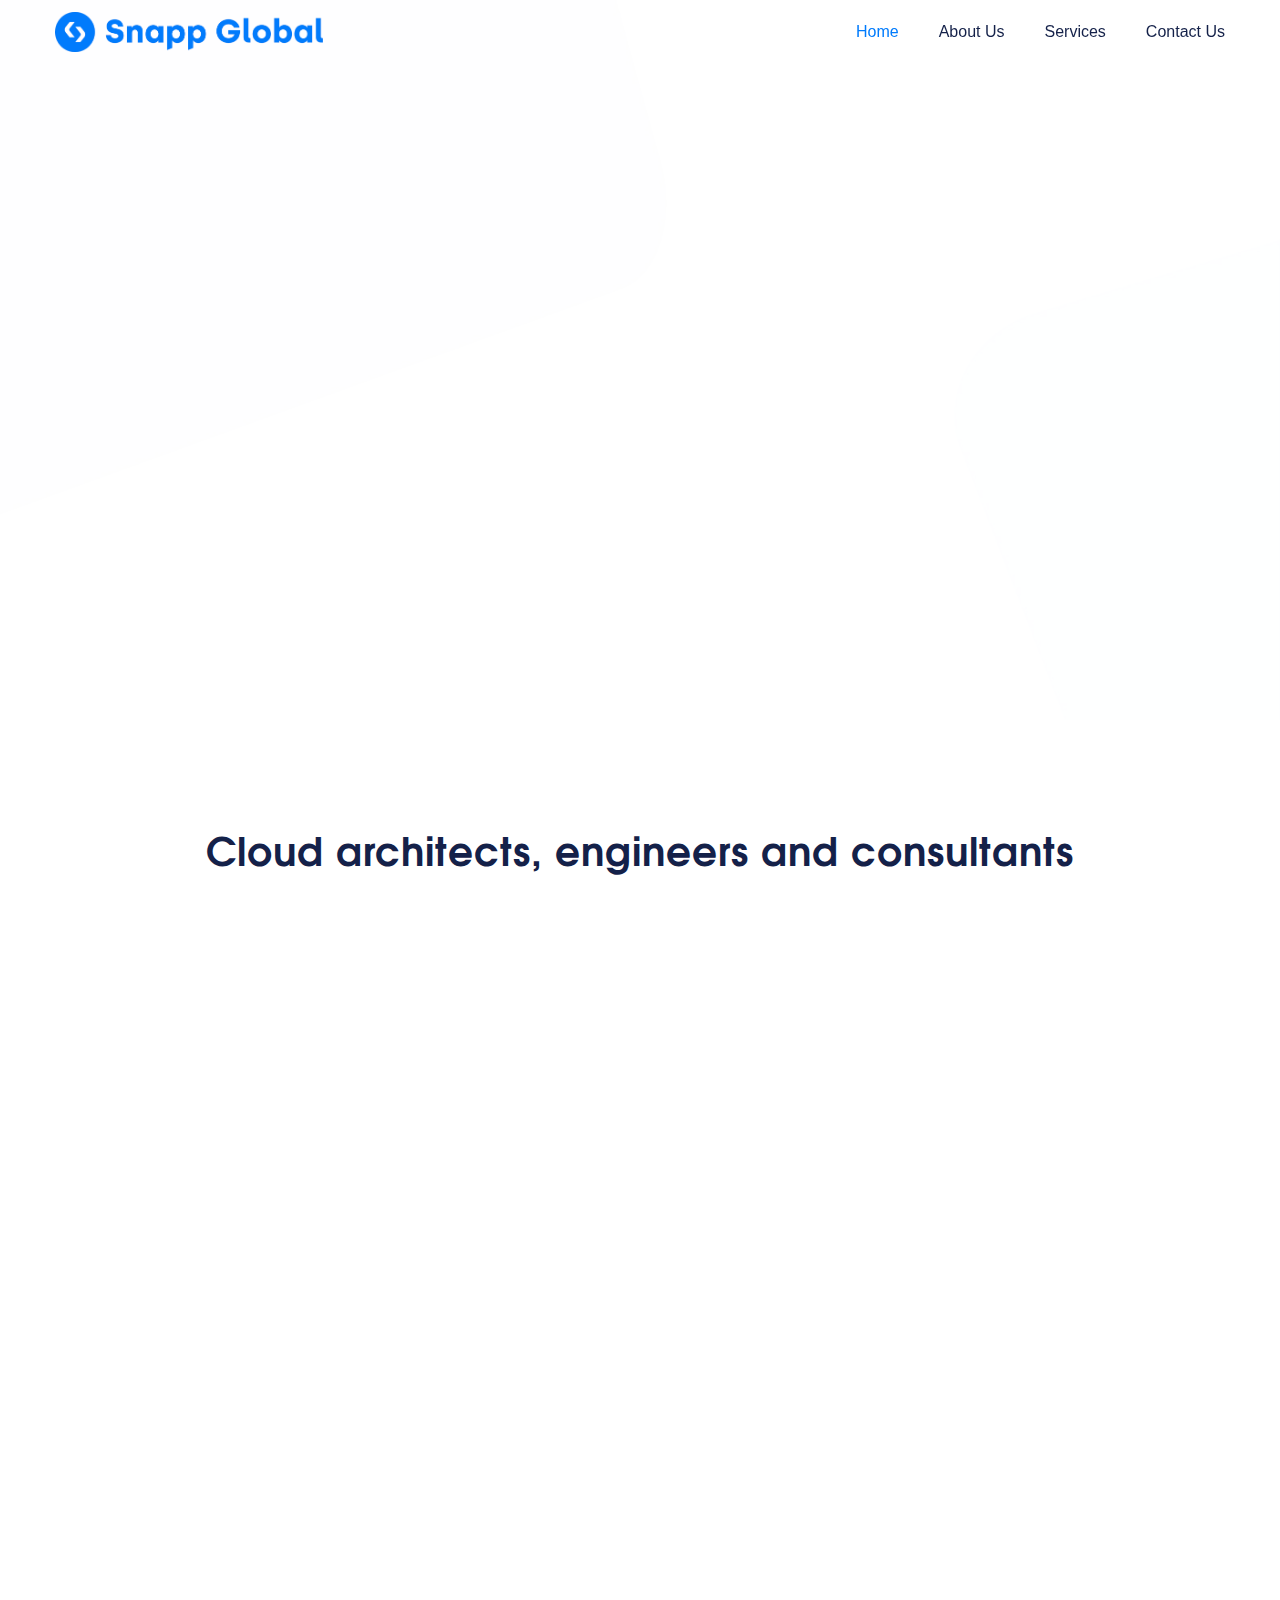
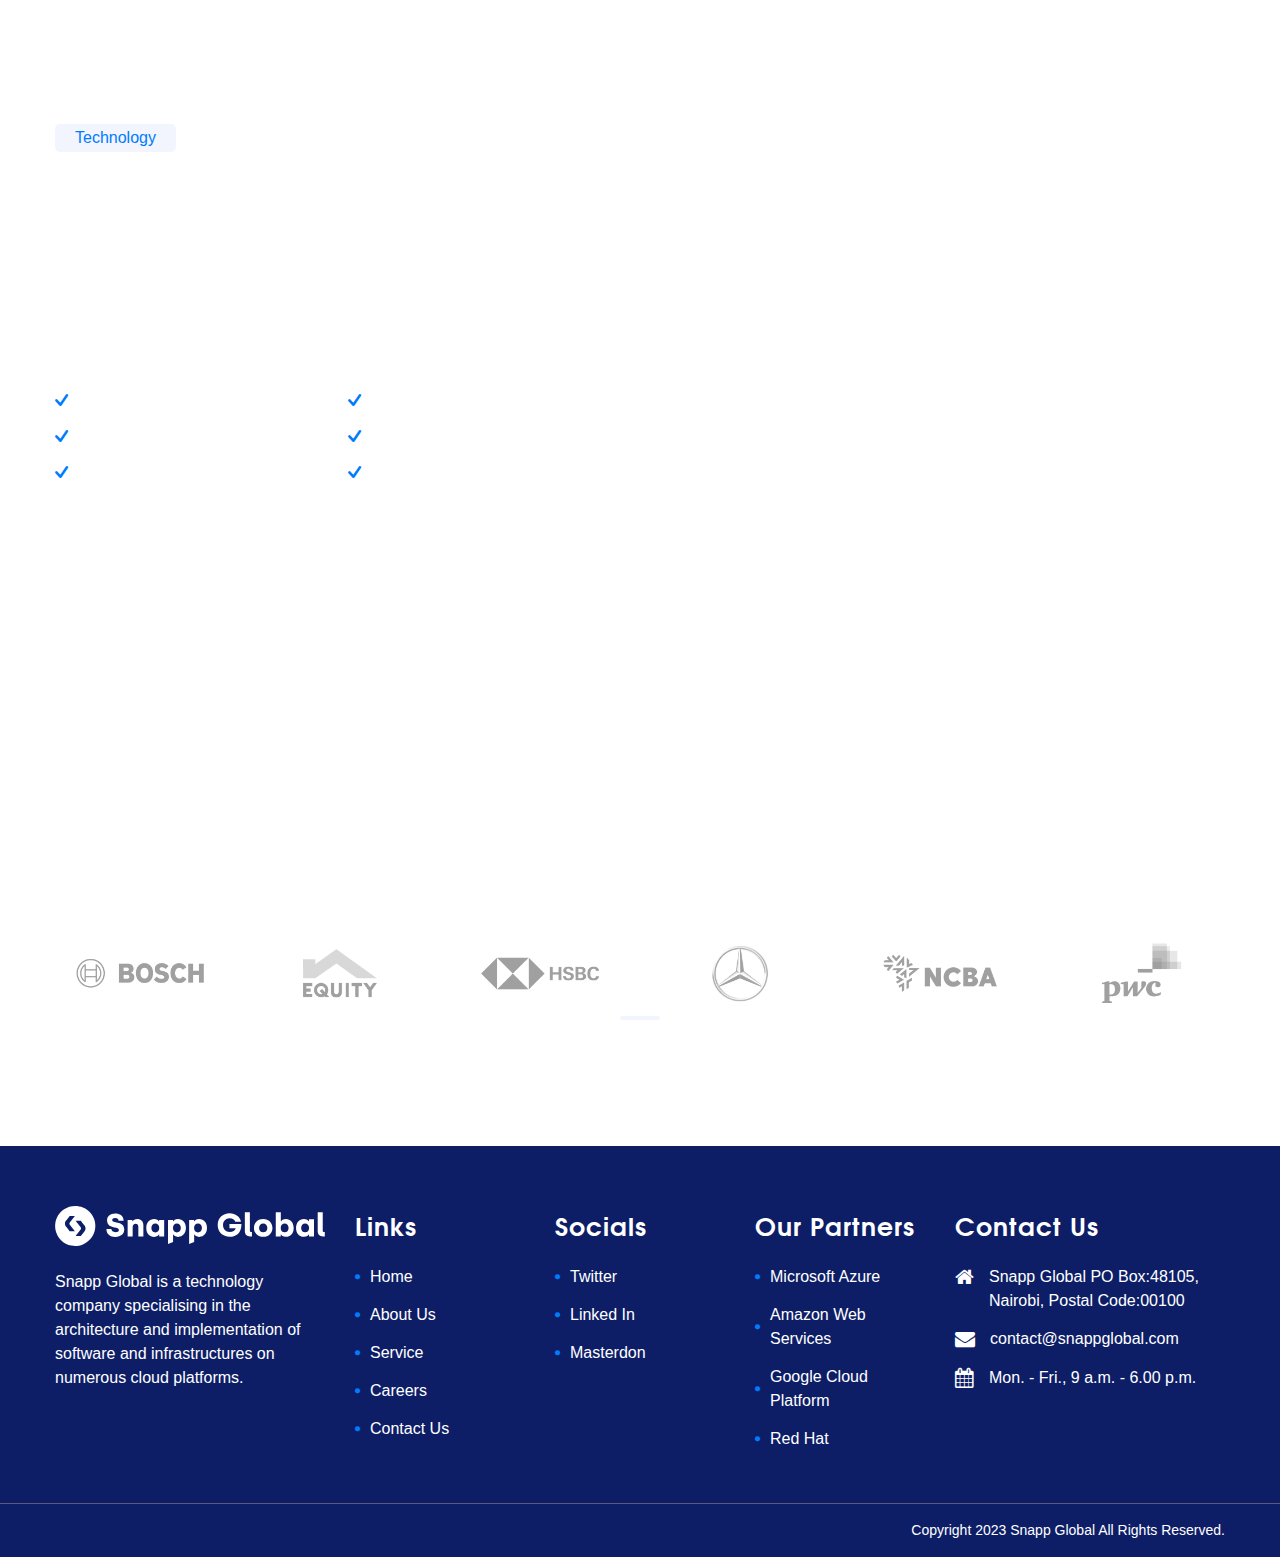
<file: index.html>
<!doctype html>
<html lang="en">

<head>
    <!-- Required meta tags -->
    <meta charset="utf-8">
    <meta name="viewport" content="width=device-width, initial-scale=1, shrink-to-fit=no">
    <title>Snapp Global - Cloud Engineering Experts</title>
    <!-- Favicon -->
    <link rel="shortcut icon" href="images/favicon.ico" />
    <!-- Bootstrap CSS -->
    <link rel="stylesheet" href="css/bootstrap.min.css">
    <!-- REVOLUTION STYLE SHEETS -->
    <link rel="stylesheet" href="revslider/css/rs6.css">
    <!-- Typography CSS -->
    <link rel="stylesheet" href="css/typography.css">
    <!-- Style CSS -->
    <link rel='stylesheet' href='css/qloud-style.css' />
    <!-- Responsive CSS -->
    <link rel="stylesheet" href="css/responsive.css">
    <style>
      .textgyreadventor rs-layer {
        font-size: 30px;
      }
    </style>
</head>
  <body>
    <!-- loading -->
    <div id="loading">
      <div id="loading-center">
        <div class="load-img" >
          <img src="images/loader.gif" alt="loader">
        </div>
      </div>
    </div>
    <!-- loading End -->
    <!-- Header -->
    <header id="main-header" class="header-main header2">
      <div class="container">
        <div class="row">
          <div class="col-sm-12">
            <nav class="navbar navbar-expand-lg navbar-light">
              <a class="navbar-brand" href="index.html">
                <img class="img-fluid" src="images/snapp_logo_blue.png" alt="img">
              </a>
              <button class="navbar-toggler" type="button" data-toggle="collapse" data-target="#navbarSupportedContent" aria-controls="navbarSupportedContent" aria-expanded="false" aria-label="Toggle navigation">
              <span class="menu-btn d-inline-block" id="menu-btn">
                <span class="line"></span>
                <span class="line"></span>
                <span class="line"></span>
              </span>
              <span class="ion-navicon"></span>
              </button>
              <div class="collapse navbar-collapse" id="navbarSupportedContent">
                <ul class="navbar-nav mr-auto w-100 justify-content-end">
                  <li class="nav-item dropdown">
                    <a class="nav-link active" href="#iq-home" id="navbarDropdown" role="button" data-toggle="dropdown" aria-haspopup="true" aria-expanded="false">
                      Home
                    </a>
                  </li>
                  <li class="nav-item dropdown">
                    <a class="nav-link" href="about-us.html" id="aboutus" role="button" aria-haspopup="true" aria-expanded="false">
                      About Us
                    </a>
                   
                  </li>
                  <li class="nav-item dropdown">
                    <a class="nav-link" href="services.html" id="navbarDropdown-2" role="button" aria-haspopup="true" aria-expanded="false">
                      Services
                    </a>
                    
                  </li>
                  <li class="nav-item dropdown">
                    <a class="nav-link" href="contact-us.html" id="navbarDropdown-3" role="button" aria-haspopup="true" aria-expanded="false">
                      Contact Us
                    </a>
                  </li>
                 
                </ul>
              </div>
            </nav>
          </div>
        </div>
      </div>
    </header>
    <!-- Header End -->
    
    <!-- START Slider 1 REVOLUTION SLIDER 6.1.8 --><p class="rs-p-wp-fix"></p>
    <rs-module-wrap id="rev_slider_9_1_wrapper" data-alias="slider-1" data-source="gallery" style="background:transparent;padding:0;margin:0px auto;margin-top:0;margin-bottom:0;">
    <rs-module id="rev_slider_9_1" style="display:none;" data-version="6.1.8">
    <rs-slides>
    <rs-slide data-key="rs-12" data-title="Slide" data-anim="ei:d;eo:d;s:1000;r:0;t:fade;sl:0;">
    <img src="revslider/assets/bg-sdd.jpg" alt="img" title="bg-sdd" width="1600" height="892" class="rev-slidebg" data-no-retina>
    <!--
    -->
    <!-- <rs-group
    id="slider-9-slide-12-layer-19"
    data-type="group"
    data-rsp_ch="on"
    data-xy="x:l,l,c,c;xo:5px,5px,0,0;y:t,t,m,m;yo:641px,641px,-12px,60px;"
    data-text="w:normal;s:20,20,9,5;l:0,0,12,7;"
    data-dim="w:456px,456px,376px,355px;h:180px,180px,128px,124px;"
    data-frame_0="x:0,0,0px,0px;y:0,0,0px,0px;o:1;"
    data-frame_1="x:0,0,0px,0px;y:0,0,0px,0px;"
    data-frame_999="o:0;st:w;sA:9000;"
    style="z-index:19;"
    > -->
    <!--
    -->
    <!-- <rs-layer
    id="slider-9-slide-12-layer-4"
    data-type="image"
    data-rsp_ch="on"
    data-xy="x:l,l,c,c;xo:-74px,-74px,4px,2px;y:b;yo:-53px,-53px,-26px,-17px;"
    data-text="w:normal;s:20,20,9,5;l:0,0,12,7;"
    data-dim="w:565px,565px,356px,351px;h:255px,255px,161px,158px;"
    data-frame_0="x:left;y:0,0,0,0px;"
    data-frame_1="x:0,0,0,0px;y:0,0,0,0px;st:3840;sp:1000;sR:3840;"
    data-frame_999="o:0;st:w;sR:4160;"
    style="z-index:16;"
    ><img src="revslider/assets/slider-064png.png" alt="img" width="565" height="255" data-no-retina>
    </rs-layer> -->
    <!--
    -->
    <!-- <a
      id="slider-9-slide-12-layer-5"
      class="rs-layer popup-youtube"
      href="#" target="_self" rel="nofollow"
      data-type="button"
      data-rsp_ch="on"
      data-xy="x:l,l,c,c;xo:293px,293px,77px,70px;y:b,b,m,m;yo:48px,48px,8px,-1px;"
      data-text="w:normal;s:20,20,12,11;l:60,60,36,38;a:center;"
      data-dim="w:60px,60px,36px,38px;h:60px,60px,36px,38px;minw:60px,60px,none,none;minh:60px,60px,none,none;"
      data-border="bos:solid;boc:#ffffff;bow:1px,1px,1px,1px;bor:50%,50%,50%,50%;"
      data-frame_0="x:0,0,0px,0px;y:0,0,0px,0px;sX:0.9;sY:0.9;"
      data-frame_1="x:0,0,0px,0px;y:0,0,0px,0px;st:4160;sp:1000;sR:4160;"
      data-frame_999="o:0;st:w;sR:3840;"
      style="z-index:17;background-color:rgba(0,0,0,0);text-transform:uppercase;"
      ><i class="fa-play"></i>
    </a> -->
    <!--
    -->
    <!-- <rs-layer
    id="slider-9-slide-12-layer-6"
    data-type="text"
    data-color="#5e7290"
    data-rsp_ch="on"
    data-xy="x:l,l,c,c;xo:9px,9px,-61px,-68px;y:b,b,b,m;yo:47px,47px,37px,0;"
    data-text="w:normal;s:18,18,14,14;l:25,25,24,24;"
    data-frame_0="x:0,0,0,0px;y:100%;"
    data-frame_0_mask="u:t;x:0,0,0,0px;y:0,0,0,0px;"
    data-frame_1="x:0,0,0,0px;y:0,0,0,0px;st:3340;sp:1200;sR:3340;"
    data-frame_1_mask="u:t;x:0,0,0,0px;y:0,0,0,0px;"
    data-frame_999="o:0;st:w;sR:4460;"
    style="z-index:18;"
    >Watch our videos<br />
    for cloud computing
    </rs-layer> -->
    <!--
    -->
    <!-- <rs-layer
    id="slider-9-slide-12-layer-7"
    data-type="image"
    data-rsp_ch="on"
    data-xy="x:l,l,l,c;xo:379px,379px,306px,0;y:b,b,b,m;yo:36px,36px,33px,0;"
    data-text="w:normal;s:20,20,9,5;l:0,0,12,7;"
    data-dim="w:87px,87px,41px,39px;h:101px,101px,48px,44px;"
    data-frame_0="x:-100%;y:0,0,0,0px;"
    data-frame_0_mask="u:t;x:0,0,0,0px;y:0,0,0,0px;"
    data-frame_1="x:0,0,0,0px;y:0,0,0,0px;st:3770;sp:1000;sR:3770;"
    data-frame_1_mask="u:t;x:0,0,0,0px;y:0,0,0,0px;"
    data-frame_999="o:0;st:w;sR:4230;"
    data-loop_0="y:5px;"
    data-loop_999="y:-5px;sp:3000;e:Sine.easeInOut;yym:t;"
    style="z-index:15;"
    ><img src="revslider/assets/boy.png" alt="img" width="87" height="101" data-no-retina>
    </rs-layer> -->
    <!--
    --></rs-group><!--
    --><rs-layer
    id="slider-9-slide-12-layer-0"
    class="textgyreadventor"
    data-type="text"
    data-color="#007bfc"
    data-rsp_ch="on"
    data-xy="x:l,l,c,c;xo:210px,210px,0,0;yo:200px,200px,146px,113px;"
    data-text="w:normal;s:72,72,45,40;l:100,100,60,50;a:left,left,center,center;"
    data-frame_0="y:100%;"
    data-frame_0_mask="u:t;"
    data-frame_1="st:320;sp:1200;sR:320;"
    data-frame_1_mask="u:t;"
    data-frame_999="o:0;st:w;sR:7480;"
    style="z-index:8;"
    >Snapp Global<br />
    
    </rs-layer><!--
    --><rs-layer
    id="slider-9-slide-12-layer-1"
    class="textgyreadventor"
    data-type="text"
    data-color="#0d1e67"
    data-rsp_ch="on"
    data-xy="x:l,l,c,c;xo:210px,210px,0,0;yo:290px,290px,200px,162px;"
    data-text="w:normal;s:52,52,25,20;l:90,90,60,50;a:left,left,center,center;"
    
    data-frame_0="y:100%;"
    data-frame_0_mask="u:t;"
    data-frame_1="st:540;sp:1200;sR:540;"
    data-frame_1_mask="u:t;"
    data-frame_999="o:0;st:w;sR:7260;"
    style="z-index:10; font-size: 20px;"
    >Cloud Engineering Experts
    </rs-layer><!--
    --><rs-layer
    id="slider-9-slide-12-layer-2"
    data-type="text"
    data-color="#5e7290"
    data-rsp_ch="on"
    data-xy="x:l,l,c,c;xo:216px,216px,0,0;yo:394px,394px,271px,227px;"
    data-text="w:normal;s:18,18,14,16;l:28,28,24,26;a:left,left,center,center;"
    data-frame_0="y:100%;"
    data-frame_0_mask="u:t;"
    data-frame_1="st:860;sp:1200;sR:860;"
    data-frame_1_mask="u:t;"
    data-frame_999="o:0;st:w;sR:6940;"
    style="z-index:11;"
    >Creating scalable cloud infrastructures on Azure, AWS, GCP and RedHat
    </rs-layer><!--
    -->
    <a href="about-us.html" style="">
    <rs-layer
    id="slider-9-slide-12-layer-3"
    class="rev-btn"
    data-type="button"
    data-rsp_ch="on"
    data-xy="x:l,l,c,c;xo:210px,210px,0,0;y:m;yo:70px,70px,-120px,-30px;"
    data-text="w:normal;s:18,18,14,14;l:50,50,14,14;"
    data-dim="minh:0px,0px,none,none;"
    data-padding="t:0,0,12,12;r:40,40,30,30;b:0,0,12,12;l:40,40,30,30;"
    data-border="bor:3px,3px,3px,3px;"
    data-frame_0="y:100%;"
    data-frame_0_mask="u:t;"
    data-frame_1="st:1060;sp:1200;sR:1060;"
    data-frame_1_mask="u:t;"
    data-frame_999="o:0;st:w;sR:6740;"
    data-frame_hover="bgc:#142149;bor:3px,3px,3px,3px;sp:500ms;e:Power1.easeInOut;bri:120%;"
    style="z-index:12;background-color:#007aff;"
    >Learn more
    </rs-layer></a>
    <!--
    --><rs-layer
    id="slider-9-slide-12-layer-8"
    data-type="image"
    data-rsp_ch="on"
    data-xy="x:r;xo:290px,290px,350px,206px;y:m;yo:0,0,230px,210px;"
    data-text="w:normal;s:20,20,9,5;l:0,0,12,7;"
    data-dim="w:198px,198px,95px,58px;h:384px,384px,186px,114px;"
    data-frame_0="y:100%;"
    data-frame_0_mask="u:t;"
    data-frame_1="st:1880;sp:1200;sR:1880;"
    data-frame_1_mask="u:t;"
    data-frame_999="o:0;st:w;sR:5920;"
    style="z-index:22;"
    ><img src="revslider/assets/slider-060.png" alt="img" width="198" height="384" data-no-retina>
    </rs-layer><!--
    --><rs-layer
    id="slider-9-slide-12-layer-9"
    data-type="image"
    data-rsp_ch="on"
    data-xy="x:r;xo:282px,282px,345px,201px;yo:129px,129px,556px,472px;"
    data-text="w:normal;s:20,20,9,5;l:0,0,12,7;"
    data-dim="w:185px,185px,89px,56px;h:205px,205px,99px,62px;"
    data-frame_0="y:-100%;"
    data-frame_0_mask="u:t;"
    data-frame_1="st:2490;sp:1200;sR:2490;"
    data-frame_1_mask="u:t;"
    data-frame_999="o:0;st:w;sR:5310;"
    data-loop_0="y:10px;"
    data-loop_999="sp:3000;e:Sine.easeInOut;yym:t;"
    style="z-index:23;"
    ><img src="revslider/assets/cloud.png" alt="img" width="185" height="205" data-no-retina>
    </rs-layer><!--
    --><rs-layer
    id="slider-9-slide-12-layer-10"
    data-type="image"
    data-rsp_ch="on"
    data-xy="x:r;xo:534px,534px,469px,279px;y:m;yo:84px,84px,270px,234px;"
    data-text="w:normal;s:20,20,9,5;l:0,0,12,7;"
    data-dim="w:126px,126px,60px,43px;h:170px,170px,82px,58px;"
    data-frame_0="y:100%;"
    data-frame_0_mask="u:t;"
    data-frame_1="st:3670;sp:1200;sR:3670;"
    data-frame_1_mask="u:t;"
    data-frame_999="o:0;st:w;sR:4130;"
    style="z-index:24;"
    ><img src="revslider/assets/b1.png" alt="img" width="126" height="170" data-no-retina>
    </rs-layer><!--
    --><rs-layer
    id="slider-9-slide-12-layer-11"
    data-type="image"
    data-rsp_ch="on"
    data-xy="x:r;xo:260px,260px,336px,197px;y:m;yo:203px,203px,328px,270px;"
    data-text="w:normal;s:20,20,9,5;l:0,0,12,7;"
    data-dim="w:126px,126px,60px,42px;h:170px,170px,82px,57px;"
    data-frame_0="y:100%;"
    data-frame_0_mask="u:t;"
    data-frame_1="st:3670;sp:1200;sR:3670;"
    data-frame_1_mask="u:t;"
    data-frame_999="o:0;st:w;sR:4130;"
    style="z-index:25;"
    ><img src="revslider/assets/b2.png" alt="img" width="126" height="170" data-no-retina>
    </rs-layer><!--
    --><rs-layer
    id="slider-9-slide-12-layer-12"
    data-type="image"
    data-rsp_ch="on"
    data-xy="x:r;xo:200px,200px,307px,179px;y:m;yo:-38px,-38px,212px,199px;"
    data-text="w:normal;s:20,20,9,5;l:0,0,12,7;"
    data-dim="w:126px,126px,60px,40px;h:170px,170px,82px,54px;"
    data-frame_0="y:100%;"
    data-frame_0_mask="u:t;"
    data-frame_1="st:3210;sp:1200;sR:3210;"
    data-frame_1_mask="u:t;"
    data-frame_999="o:0;st:w;sR:4590;"
    style="z-index:21;"
    ><img src="revslider/assets/b2.png" alt="img" width="126" height="170" data-no-retina>
    </rs-layer><!--
    --><rs-layer
    id="slider-9-slide-12-layer-13"
    data-type="image"
    data-rsp_ch="on"
    data-xy="xo:913px,913px,238px,159px;yo:259px,259px,618px,507px;"
    data-text="w:normal;s:20,20,9,5;l:0,0,12,7;"
    data-dim="w:464px,464px,224px,144px;h:506px,506px,245px,157px;"
    data-frame_0="sX:0.9;sY:0.9;"
    data-frame_1="st:2920;sp:1000;sR:2920;"
    data-frame_999="o:0;st:w;sR:5080;"
    style="z-index:20;"
    ><img src="revslider/assets/line.png" alt="img" width="464" height="506" data-no-retina>
    </rs-layer><!--
    --><rs-layer
    id="slider-9-slide-12-layer-14"
    data-type="image"
    data-rsp_ch="on"
    data-xy="x:r;xo:-7px,-7px,207px,119px;y:m;yo:23px,23px,240px,216px;"
    data-text="w:normal;s:20,20,9,5;l:0,0,12,7;"
    data-dim="w:758px,758px,368px,241px;h:758px,758px,368px,241px;"
    data-frame_0="sX:0.9;sY:0.9;"
    data-frame_1="st:5580;sp:1000;sR:5580;"
    data-frame_999="o:0;st:w;sR:2420;"
    data-loop_999="rZ:360;sp:80000;"
    style="z-index:14;"
    ><img src="revslider/assets/slider-058.png" alt="img" width="902" height="902" data-no-retina>
    </rs-layer><!--
    --><rs-layer
    id="slider-9-slide-12-layer-15"
    data-type="image"
    data-rsp_ch="on"
    data-xy="x:r;xo:174px,174px,294px,171px;y:m;yo:7px,7px,233px,211px;"
    data-text="w:normal;s:20,20,9,5;l:0,0,12,7;"
    data-dim="w:444px,444px,215px,132px;h:444px,444px,215px,132px;"
    data-frame_0="sX:0.9;sY:0.9;"
    data-frame_1="st:4220;sp:1000;sR:4220;"
    data-frame_999="o:0;st:w;sR:3780;"
    data-loop_999="rZ:-360deg;sp:80000;"
    style="z-index:13;"
    ><img src="revslider/assets/slider-059.png" alt="img" width="444" height="444" data-no-retina>
    </rs-layer><!--
    --><rs-layer
    id="slider-9-slide-12-layer-16"
    data-type="image"
    data-rsp_ch="on"
    data-xy="xo:382px,382px,369px,209px;yo:89px,89px,89px,77px;"
    data-text="w:normal;s:20,20,9,5;l:0,0,12,7;"
    data-dim="w:127px,127px,74px,57px;h:50px,50px,29px,22px;"
    data-frame_0="sX:0.9;sY:0.9;"
    data-frame_1="st:2110;sp:1000;sR:2110;"
    data-frame_999="o:0;st:w;sR:5890;"
    data-loop_0="x:-100;"
    data-loop_999="x:100;sp:30000;e:Sine.easeInOut;yym:t;"
    style="z-index:9;"
    ><img src="revslider/assets/sky.png" alt="img" width="127" height="50" data-no-retina>
    </rs-layer><!--
    --><rs-layer
    id="slider-9-slide-12-layer-17"
    data-type="shape"
    data-rsp_ch="on"
    data-xy="xo:651px,651px,63px,38px;yo:468px,468px,563px,347px;"
    data-text="w:normal;s:20,20,9,5;l:0,0,12,7;"
    data-dim="w:16px,16px,15px,9px;h:16px,16px,15px,9px;"
    data-border="bor:90%,90%,90%,90%;"
    data-frame_0="x:0,0,0px,0px;y:0,0,0px,0px;sX:0.9;sY:0.9;"
    data-frame_1="x:0,0,0px,0px;y:0,0,0px,0px;st:1280;sp:1000;"
    data-frame_999="o:0;st:w;sR:7420;"
    data-loop_0="xR:5px;yR:5px;"
    data-loop_999="xR:5px;yR:5px;crd:t;sp:3000;"
    style="z-index:27;background-color:rgba(20,33,73,0.1);"
    >
    </rs-layer><!--
    --><rs-layer
    id="slider-9-slide-12-layer-18"
    data-type="shape"
    data-rsp_ch="on"
    data-xy="xo:541px,541px,685px,48px;yo:148px,148px,103px,93px;"
    data-text="w:normal;s:20,20,9,5;l:0,0,12,7;"
    data-dim="w:16px,16px,14px,10px;h:16px,16px,14px,10px;"
    data-border="bor:90%,90%,90%,90%;"
    data-frame_0="x:0,0,0px,0px;y:0,0,0px,0px;sX:0.9;sY:0.9;"
    data-frame_1="x:0,0,0px,0px;y:0,0,0px,0px;st:1280;sp:1000;"
    data-frame_999="o:0;st:w;sR:7420;"
    data-loop_0="xR:2px;yR:2px;"
    data-loop_999="xR:2px;yR:2px;crd:t;sp:3000;"
    style="z-index:26;background-color:rgba(0,123,252,0.1);"
    >
    </rs-layer><!--
    -->                                 </rs-slide>
    </rs-slides>
    <rs-progress class="rs-bottom" style="visibility: hidden !important;"></rs-progress>
    </rs-module>
    <script >
    if(typeof revslider_showDoubleJqueryError === "undefined") {
    function revslider_showDoubleJqueryError(sliderID) {
    var err = "<div class='rs_error_message_box'>";
      err += "<div class='rs_error_message_oops'>Oops...</div>";
      err += "<div class='rs_error_message_content'>";
        err += "You have some jquery.js library include that comes after the Slider Revolution files js inclusion.<br>";
        err += "To fix this, you can:<br>&nbsp;&nbsp;&nbsp; 1. Set 'Module General Options' -> 'Advanced' -> 'jQuery & OutPut Filters' -> 'Put JS to Body' to on";
        err += "<br>&nbsp;&nbsp;&nbsp; 2. Find the double jQuery.js inclusion and remove it";
      err += "</div>";
    err += "</div>";
    jQuery(sliderID).show().html(err);
    }
    }
    </script>
    </rs-module-wrap>
    <!-- END REVOLUTION SLIDER -->


    <!-- Icon-box Start -->
    <section class="iq-pb-70">
      <div class="container">
      <div class="row">
        <div class="col-lg-12 wow fadeInUp">
            <div class="text-center iq-title-box iq-title-default iq-title-box-2">
            <div class="iq-title-icon">
            </div>
            <!-- <span class="iq-subtitle">Products</span> -->
            <h2 class="iq-title">Cloud architects, engineers and consultants</h2> 
            </div>
            </div>
      </div>
      <div class="row">
        <div class="col-lg-6 col-md-12 col-sm-12 wow fadeInUp" data-wow-duration="0.2s">
            <div class="iq-icon-box iq-icon-box-style-5   iq-box-shadow">
            <div class="icon-box-content">
            <h4 class="icon-box-title"> <a href="services.html">Cloud Adoption</a>
            </h4>   
            <p class="icon-box-desc">Our cloud consultants work with you to define a cloud adoption strategy. We look at your business requirements, your success criteria as well as your budget, team skills and more.
            </p>
            <div class="iq-btn-container">
            <a class="iq-button d-inline" href="services.html">Learn more    
            </a>
            </div>
            </div>
          <div class="icon-box-img">
              <img src="images/product/04.png"  class="img-fluid" alt="01s">   
          </div>
      </div>
        </div>
        <div class="col-lg-6 col-md-12 col-sm-12 wow fadeInUp" data-wow-duration="0.4s">
            <div class="iq-icon-box iq-icon-box-style-5   iq-box-shadow">
            <div class="icon-box-content">
            <h4 class="icon-box-title"> <a href="services.html">Cloud infrastructure</a>
            </h4>   
            <p class="icon-box-desc"> Our cloud engineers use best practices from each cloud provider to create a solid technical foundation for running critical workloads in the cloud.
            </p>
            <div class="iq-btn-container">
            <a class="iq-button d-inline" href="services.html">Learn more   
            </a>
            </div>
            </div>
            <div class="icon-box-img">
            <img src="images/product/01.png"  class="img-fluid"  alt="02s">    </div>
            </div>
        </div>
        <div class="col-lg-6 col-md-12 col-sm-12 wow fadeInUp" data-wow-duration="0.6s">
            <div class="iq-icon-box iq-icon-box-style-5   iq-box-shadow">
            <div class="icon-box-content">
            <h4 class="icon-box-title"> <a href="services.html">DevOps</a></h4>   
            <p class="icon-box-desc">We help improve developer productivity by creating frictionless deployment from source code to running systems throughout the development lifecycle.
            </p>
            <div class="iq-btn-container">
            <a class="iq-button d-inline" href="services.html">Learn more</a>
            </div>
            </div>
            <div class="icon-box-img">
            <img src="images/product/03.png"  class="img-fluid" alt="03s">    </div>
            </div>
        </div>
        <div class="col-lg-6 col-md-12 col-sm-12 wow fadeInUp" data-wow-duration="0.8s">
            <div class="iq-icon-box iq-icon-box-style-5   iq-box-shadow">
            <div class="icon-box-content">
            <h4 class="icon-box-title"> <a href="services.html">Engineering</a>
            </h4>   
            <p class="icon-box-desc">Our software engineers work directly with business stakeholders to develop cloud-native software in .NET, Java and more.
            </p>
            <div class="iq-btn-container">
            <a class="iq-button d-inline" href="services.html">Learn more</a>
            </div>
            </div>
            <div class="icon-box-img">
            <img src="images/product/02.png" class="img-fluid" alt="04">    </div>
            </div>
        </div>
      </div>
      </div>
      </section>
      <!-- Icon-box End -->

      <!-- Counter Start -->
    <section class="main-bg " style="background: url(images/others/06.jpg) no-repeat 0 0; background-attachment: fixed; background-size:cover; ">
      <div class="container">
          <div class="row">
              <div class="col-lg-6 mb-lg-0 mb-5">
                  <div class="iq-title-box iq-title-default iq-title-box-2">                        <span class="iq-subtitle">Technology</span>
                      <h2 class="iq-title text-white">Technical expertise</h2>
                      <p class="iq-title-desc text-white">When it comes to executing a cloud strategy, there is no such thing as ‘one size fits all.’ With an integrated suite of cloud-based services, we will meet you wherever you are on your cloud journey and simplify the way forwards. Our technical expertise includes:</p>
                  </div>
                  <div class="iq-list  iq-two-column">    
                    <ul class="iq-list-with-icon">
                                <li class="text-white">
                                <i class="ion ion-checkmark-round"></i>
                                    Hybrid Cloud            </li>
                            
                                <li class="text-white">
                                <i class="ion ion-checkmark-round"></i>
                                    Kubernetes            </li>
                            
                                <li class="text-white">
                                <i class="ion ion-checkmark-round"></i>
                                    Logging and Monitoring            </li>
                            
                                <li class="text-white">
                                <i class="ion ion-checkmark-round"></i>
                                    Cloud Security            </li>
                            
                                <li class="text-white">
                                <i class="ion ion-checkmark-round"></i>
                                    High Availability            </li>
                            
                                <li class="text-white">
                                <i class="ion ion-checkmark-round"></i>
                                    DevOps           </li>
                            
                        </ul>
                  </div>
                  
              </div>
              <div class="col-lg-6 align-self-stretch align-self-center">
                  <div class="iq-popup-video">
              <div class="iq-video-img position-relative">
                                
                      <div class="iq-video-icon wow FadeIn" >
                          
                      </div>
              </div>
</div>
              </div>
          </div>
      </div>
  </section>
  <!-- Counter End -->

      



    <!-- Client Start -->
    <div class="iq-client-compute overview-block-ptb">
      <div class="container">
        <div class="row">
          <div class="col-lg-12 wow fadeInUp">
            <div class="text-center iq-title-box iq-title-default iq-title-box-2">
              <div class="iq-title-icon">
              </div>
               <span class="iq-subtitle">Customers</span> 
              <h2 class="iq-title">Our customers</h2>
            </div>
          </div>
          <div class="col-lg-12 col-md-12">
            <div class="iq-client iq-client-style-1 text-center iq-has-grascale">
              <div id="my-carousel" class="owl-carousel" data-dots="false" data-nav="false" data-items="6" data-items-laptop="5" data-items-tab="3" data-items-mobile="2" data-items-mobile-sm="1" data-autoplay="true" data-loop="true" data-margin="30">
                <div class="item">
                  <div class="iq-client-img">
                    <img src="images/client/bosch.png" class="img-fluid" alt="client-img" />
                  </div>
                </div>
                <div class="item">
                  <div class="iq-client-img">
                    <img src="images/client/equity.png" class="img-fluid" alt="client-img" />
                  </div>
                </div>
                <div class="item">
                  <div class="iq-client-img">
                    <img src="images/client/hsbc.png" class="img-fluid" alt="client-img" />
                  </div>
                </div>
                <div class="item">
                  <div class="iq-client-img">
                    <img src="images/client/mercedes.png" class="img-fluid" alt="client-img" />
                  </div>
                </div>
                <div class="item">
                  <div class="iq-client-img">
                    <img src="images/client/ncba.png" class="img-fluid" alt="client-img" />
                  </div>
                </div>
                <div class="item">
                  <div class="iq-client-img">
                    <img src="images/client/pwc.png" class="img-fluid" alt="client-img" />
                  </div>
                </div>
                
              </div>
            </div>
            <div class="text-center iq-title-box iq-title-default iq-title-box-2">
              <div class="iq-title-icon">
              </div>
               <span class="iq-subtitle"></span> 
              <h2 class="iq-title">&nbsp;</h2>
            </div>
          </div>
          </div>
        </div>
      </div>
    </div>
    <!-- Client End -->
    
    <!-- <section class="iq-compute-counter">
      <div class="container">
        <div class="row">
          <div class="col-lg-3 col-md-6 col-sm-12">
            <div class="iq-counter text-center iq-counter-style-1 iq-color">
              <div class="counter-content">
                <p class="iq-counter-info">
                  <span class="timer" data-to="1520" data-speed="5000">1520</span>
                  <span class="counter-after-content"></span>
                  <span class="counter-symbol"></span></p>
                  <h6 class="counter-title-text">Happy clients</h6>
                </div>
              </div>
            </div>
            <div class="col-lg-3 col-md-6 col-sm-12">
              <div class="iq-counter text-center iq-counter-style-1 iq-color">
                <div class="counter-content">
                  <p class="iq-counter-info">
                    <span class="timer" data-to="2000" data-speed="5000">2000</span>
                    <span class="counter-after-content"></span>
                    <span class="counter-symbol">+</span></p>
                    <h6 class="counter-title-text">Completed projects</h6>
                    
                  </div>
                </div>
              </div>
              <div class="col-lg-3 col-md-6 col-sm-12">
                <div class="iq-counter text-center iq-counter-style-1 iq-color">
                  <div class="counter-content">
                    <p class="iq-counter-info">
                      <span class="timer" data-to="240" data-speed="5000">240</span>
                      <span class="counter-after-content"></span>
                      <span class="counter-symbol"></span></p>
                      <h6 class="counter-title-text">Team members</h6>
                      
                    </div>
                  </div>
                </div>
                <div class="col-lg-3 col-md-6 col-sm-12">
                  <div class="iq-counter text-center iq-counter-style-1 iq-color">
                    <div class="counter-content">
                      <p class="iq-counter-info">
                        <span class="timer" data-to="750" data-speed="5000">750</span>
                        <span class="counter-after-content"></span>
                        <span class="counter-symbol"></span></p>
                        <h6 class="counter-title-text">Questions Answered</h6>
                        
                      </div>
                    </div>
                  </div>
                </div>
              </div>
            </section> -->
            
      <!-- Icon-box Start -->
      <!-- <section class="iq-pb-70">
        <div class="container">
          <div class="row">
            <div class="col-lg-12">
              <div class="text-center iq-title-box iq-title-default iq-title-box-2">
                <div class="iq-title-icon">
                </div>
                <span class="iq-subtitle">Resources</span>
                <h2 class="iq-title">
                Compute Guides and Resources  </h2>
              </div>
            </div>
          </div>
          <div class="row">
            <div class="col-lg-4 col-md-6">
              <div class="iq-icon-box iq-icon-box-style-4 text-center wow fadeInUp" data-wow-delay="0.2s">
                <div class="icon-box-img">
                <img src="images/icon-box/19.png" class="img-fluid" alt="02.png">    </div>
                <div class="icon-box-content">
                  <h5 class="icon-box-title"><a href="#">Cloud Platform</a>
                  </h5>
                  <p class="icon-box-desc"> It is a long established fact that a reader will be distracted by the of readable content Deploy at scale on the.
                  </p>
                </div>
              </div>
            </div>
            <div class="col-lg-4 col-md-6">
              <div class="iq-icon-box iq-icon-box-style-4   text-center wow fadeInUp" data-wow-delay="0.4s">
                <div class="icon-box-img">
                <img src="images/icon-box/17.png" class="img-fluid" alt="01.png">    </div>
                <div class="icon-box-content">
                  <h5 class="icon-box-title"><a href="#">Cloud Professionals</a>
                  </h5>
                  <p class="icon-box-desc"> It is a long established fact that a reader will be distracted by the of readable content Deploy at scale on the.
                  </p>
                </div>
              </div>
            </div>
            <div class="col-lg-4 col-md-6">
              <div class="iq-icon-box iq-icon-box-style-4   text-center wow fadeInUp" data-wow-delay="0.6s">
                <div class="icon-box-img">
                <img src="images/icon-box/20.png" class="img-fluid" alt="04.png">    </div>
                <div class="icon-box-content">
                  <h5 class="icon-box-title"><a href="#">Compute Engine tutorials</a>
                  </h5>
                  <p class="icon-box-desc"> It is a long established fact that a reader will be distracted by the of readable content Deploy at scale on the.
                  </p>
                </div>
              </div>
            </div>
          </div>
        </div>
        </section> -->
        <!-- Icon-box End -->
        <!-- <section class="iq-getstarted">
          <div class="container">
            <div class="row">
              <div class="col-lg-4 col-md-6 col-sm-12 wow fadeInUp">
                <div class=" text-left iq-title-box iq-title-default iq-title-box-1">
                  <div class="iq-title-icon">
                  </div>
                  <h2 class="iq-title">
                  Get Started </h2>
                </div>
              </div>
              <div class="col-lg-4 col-md-6 col-sm-12 wow fadeInUp">
                <div class=" text-left iq-title-box iq-title-default iq-title-box-1">
                  <div class="iq-title-icon">
                  </div>
                  <h4 class="iq-title">Learn and build   </h4>
                  <p class="iq-title-desc">New to GCP? Get started with any GCP products for  free with a $300 credit.</p></div>
                  <div class="iq-btn-container">
                    <a class="iq-button d-inline" href="https://iqonic.design/wp-themes/qloud/demo-2/contact-us-1/">Try Free</a>
                  </div>
                </div>
                <div class="col-lg-4 col-md-6 col-sm-12 wow fadeInUp mt-4 mt-lg-0">
                  <div class=" text-left iq-title-box iq-title-default iq-title-box-1">
                    <div class="iq-title-icon">
                    </div>
                    <h4 class="iq-title">Need more help?</h4>
                    <p class="iq-title-desc">Out Experts will help you build the right solution or find the right partner for your needs.</p></div>
                    <div class="iq-btn-container d-inline-block mr-4">
                      <a class="iq-button iq-btn-outline d-inline" href="https://iqonic.design/wp-themes/qloud/demo-2/contact-us-1/">   Contact Sales
                      </a>
                    </div>
                    <div class="iq-btn-container d-inline-block">
                      <a class="iq-button iq-btn-outline d-inline" href="https://iqonic.design/wp-themes/qloud/demo-2/contact-us-1/">  Find a partner
                      </a>
                    </div>
                  </div>
                </div>
              </div>
            </section> -->
        <!-- Footer Start -->
        <footer id="contact" class=" iq-over-dark-90">      
          <!-- Address -->
          <div class="footer-top">
            <div class="container">
              <div class="row">
                <div class="col-lg-3 col-md-6 col-sm-6 ">
                  <div class="widget">
                    <div class="textwidget "><p><img class="mb-4 img-fluid" src="images/snapp_logo_white.svg" alt="Snapp Global Logo" style="width: auto;"><br>
                      Snapp Global is a technology company specialising in the architecture and implementation of software and infrastructures on numerous cloud platforms.</p>
                  </div>
                </div>
              </div>
              <div class="col-lg-2 col-md-6 col-sm-6 mt-4 mt-lg-0 mt-md-0 ">
                <div class="widget">
                  <h4 class="footer-title">Links</h4>
                  <div>
                    <ul  class="menu">
                      <li><a href="index.html" aria-current="page">Home</a></li>
                      <li ><a href="about-us.html">About Us</a></li>
                      <li><a href="services.html">Service</a></li>
                      <li><a href="blog.html">Careers</a></li>
                      <li><a href="contact-us.html">Contact Us</a></li>
                    </ul>
                  </div>
                </div>
              </div>
              <div class="col-lg-2 col-md-6 col-sm-6 mt-lg-0 mt-4">
                <div class="widget">
                  <h4 class="footer-title ">Socials</h4>
                  <div class="menu-about">
                    <ul id="menu-about-menu" class="menu">
                      <li><a href="https://twitter.com/snappglobal" target="_blank">Twitter</a></li>
                      <li><a href="https://www.linkedin.com/company/snapp-global" target="_blank">Linked In</a></li>
                      <li><a href="https://mastodon.social/@snappglobal" target="_blank">Masterdon</a></li>
                    </ul>
                  </div>
                </div>
              </div>
              <div class="col-lg-2 col-md-6 col-sm-6 mt-lg-0 mt-4">
                <div class="widget">
                  <h4 class="footer-title ">Our Partners</h4>
                  <div class="menu-link">
                    <ul id="menu-link-menu" class="menu">
                      <li> <a href="https://azure.microsoft.com" target="_blank">Microsoft Azure</a></li>
                      <li><a href="https://aws.amazon.com/" target="_blank">Amazon Web Services</a></li>
                      <li><a href="https://cloud.google.com/" target="_blank">Google Cloud Platform</a></li>
                      <li><a href="https://cloud.redhat.com/" target="_blank">Red Hat</a></li>
                    </ul>
                  </div>
                </div>
              </div>
              <div class="col-lg-3 col-md-6 col-sm-6 mt-lg-0 mt-4">
                <div class="widget">
                  <h4 class="footer-title ">Contact Us</h4>
                  <div class="row">
                    <div class="col-sm-12">
                      <ul class="iq-contact">
                        <li>
                          <a><i class="fa fa-home"></i><span>Snapp Global
                            PO Box:48105, Nairobi, Postal Code:00100</span></a>
                        </li>
                        <li>
                          <a href="mailto:support@iqnonicthemes.com"><i class="fa fa-envelope"></i><span>contact@snappglobal.com</span></a>
                        </li>
                        <li>
                          <a href="tel:+0123456789"><i class="fa fa-calendar"></i><span>Mon. - Fri., 9 a.m. - 6.00 p.m.</span></a>
                        </li>
                      </ul>
                    </div>
                  </div>
                </div>
              </div>
            </div>
          </div>
        </div>
        <!-- Address END -->
        <div class="copyright-footer">
          <div class="container">
            <div class="pt-3 pb-3">
              <div class="row justify-content-between">
                <div class="col-lg-6 col-md-12 text-lg-left text-md-center text-center">
                  <div class="social-icone">
                    <ul>
                      <!-- <li class="d-inline"><a href="#"><i class="fa fa-twitter"></i></a></li>
                      <li class="d-inline"><a href="#"><i class="fa fa-instagram"></i></a></li>
                      <li class="d-inline"><a href="#"><i class="fa fa-linkedin"></i></a></li> -->
                    </ul>
                  </div>
                </div>
                <div class="col-lg-6 col-md-12 text-lg-right text-md-center text-center">
                  <span class="copyright">Copyright 2023 Snapp Global All Rights Reserved.</span>
                </div>
              </div>
            </div>
          </div>
        </div>
      </footer>
      <!-- Footer End -->
      <!-- === back-to-top === -->
      <div id="back-to-top">
        <a class="top" id="top" href="#top"> <i class="ion-ios-arrow-up"></i> </a>
      </div>
      <!-- === back-to-top End === -->
    <!-- jQuery first, then Popper.js, then Bootstrap JS -->
    <script src="js/jquery-3.4.1.js"></script>
    <!-- jQuery  for scroll me js -->
    <script src='js/jquery-min.js'></script>
    <!-- popper  -->
    <script src="js/popper.min.js"></script>
    <!--  bootstrap -->
    <script src="js/bootstrap.min.js"></script>
    <!-- Appear JavaScript -->
    <script src="js/appear.js"></script>

    <!-- Jquery-migrate JavaScript -->
    <script src='js/jquery-migrate.min.js'></script>
    <!-- Scripts JavaScript -->
    <script src='js/scripts.js'></script>
    <!-- countdownTimer JavaScript -->
    <script src='js/jQuery.countdownTimer.min.js'></script>
    <!-- Tox-progress JavaScript -->
    <script src='js/tox-progress.min.js'></script>
    <!-- Timeline JavaScript -->
    <script src='js/timeline.js'></script>
    <!-- Timeline min JavaScript -->
    <script src='js/timeline.min.js'></script>
    <!-- Slick JavaScript -->
    <script src='js/slick.min.js'></script>
    <!-- Popper JavaScript -->
    <script src='js/popper.min.js'></script>
    <!-- Owl.carousel JavaScript -->
    <script src='js/owl.carousel.min.js'></script>
    <!-- Countdown JavaScript -->
    <script src='js/countdown.js'></script>
    <!-- Jquery.countTo JavaScript -->
    <script src='js/jquery.countTo.js'></script>
    <!-- Magnific-popup JavaScript -->
    <script src='js/jquery.magnific-popup.min.js'></script>
    <!-- Isotope.pkgd.min JavaScript -->
    <script src='js/isotope.pkgd.min.js'></script>
    <!-- Wow JavaScript -->
    <script src='js/wow.min.js'></script>
    <!--  Custom JavaScript -->
    <script src="js/custom.js"></script>
    <!-- REVOLUTION JS FILES -->
    <script src="revslider/js/revolution.tools.min.js"></script>
    <script src="revslider/js/rs6.min.js"></script>
      <script >
      
      var   revapi9,
      tpj;
      jQuery(function() {
      tpj = jQuery;
      if(tpj("#rev_slider_9_1").revolution == undefined){
      revslider_showDoubleJqueryError("#rev_slider_9_1");
      }else{
      revapi9 = tpj("#rev_slider_9_1").show().revolution({
      jsFileLocation:"js/",
      sliderLayout:"fullwidth",
      visibilityLevels:"1240,1240,778,480",
      gridwidth:"1600,1600,778,480",
      gridheight:"900,900,960,720",
      spinner:"spinner0",
      editorheight:"900,768,960,720",
      responsiveLevels:"1240,1240,778,480",
      disableProgressBar:"on",
      navigation: {
      onHoverStop:false
      },
      fallbacks: {
      allowHTML5AutoPlayOnAndroid:true
      },
      });
      }
      
      });
      </script>
    </body>
  </html>
</file>
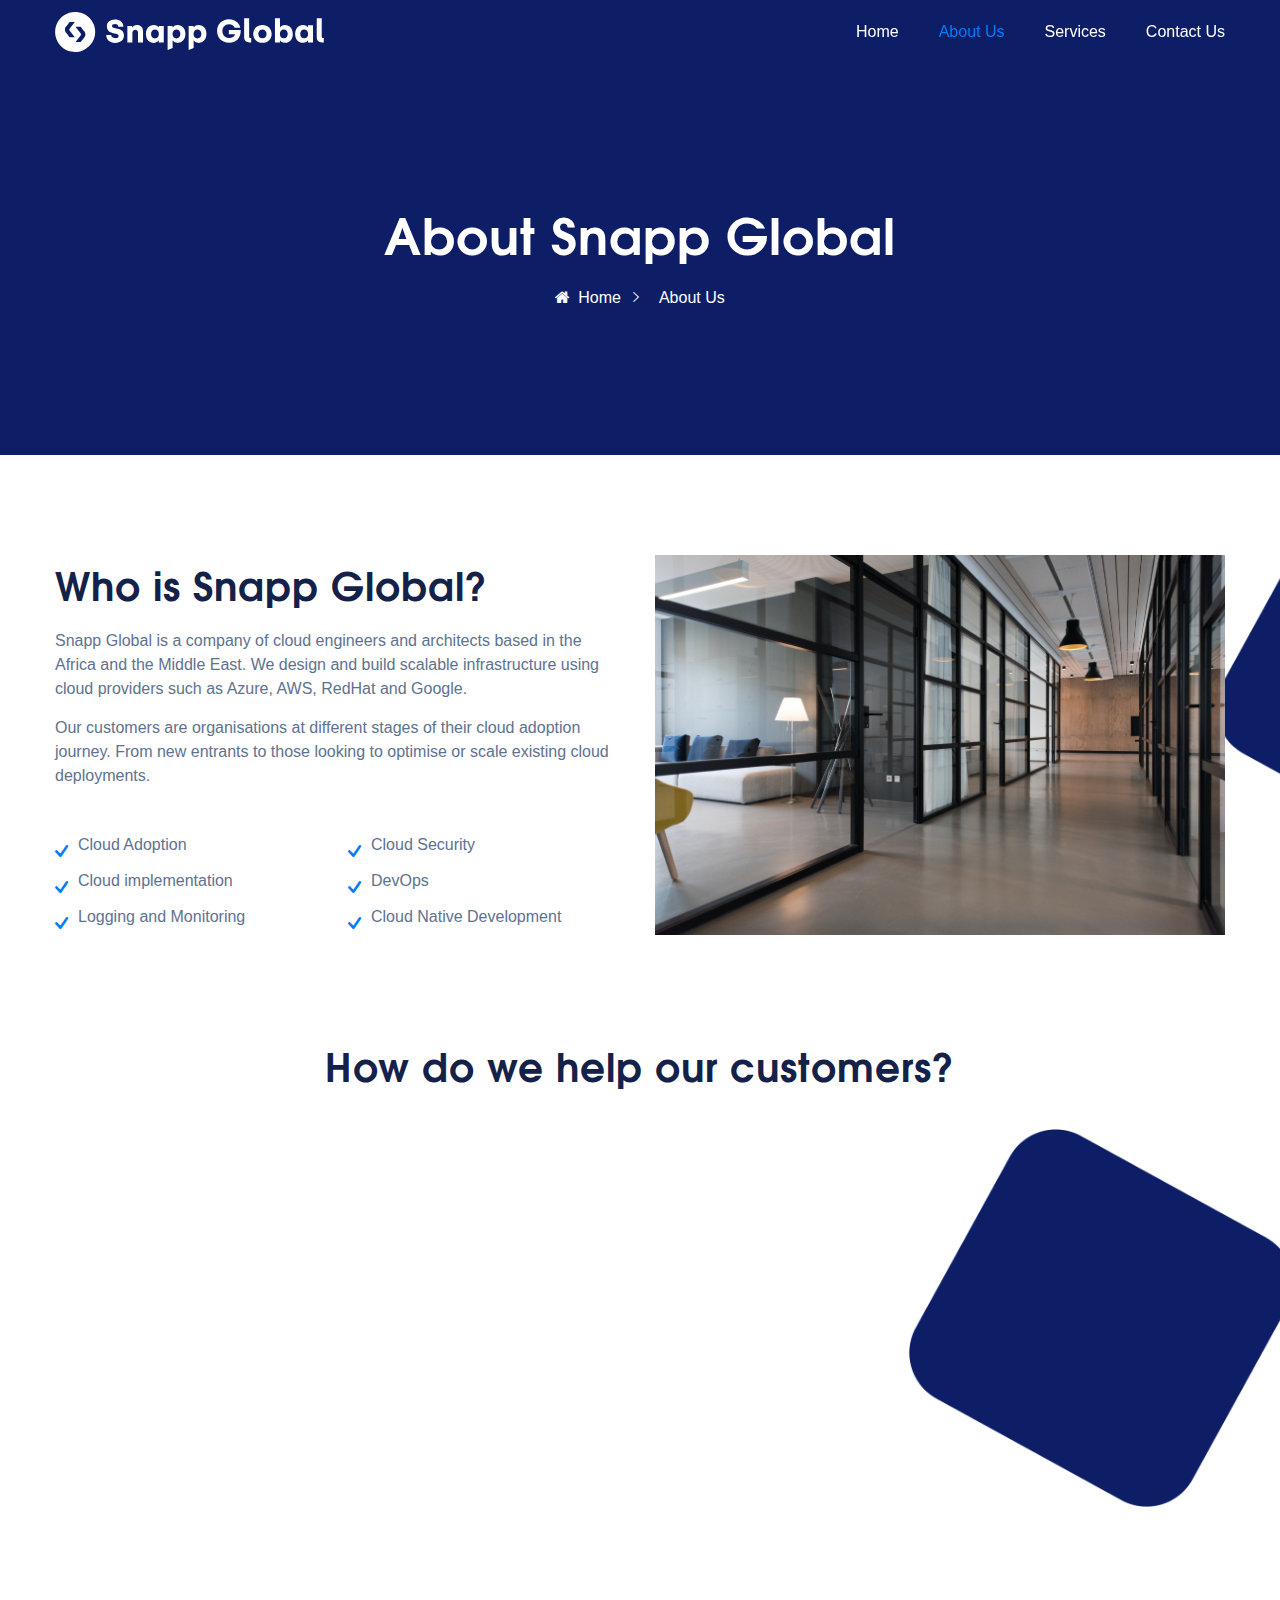
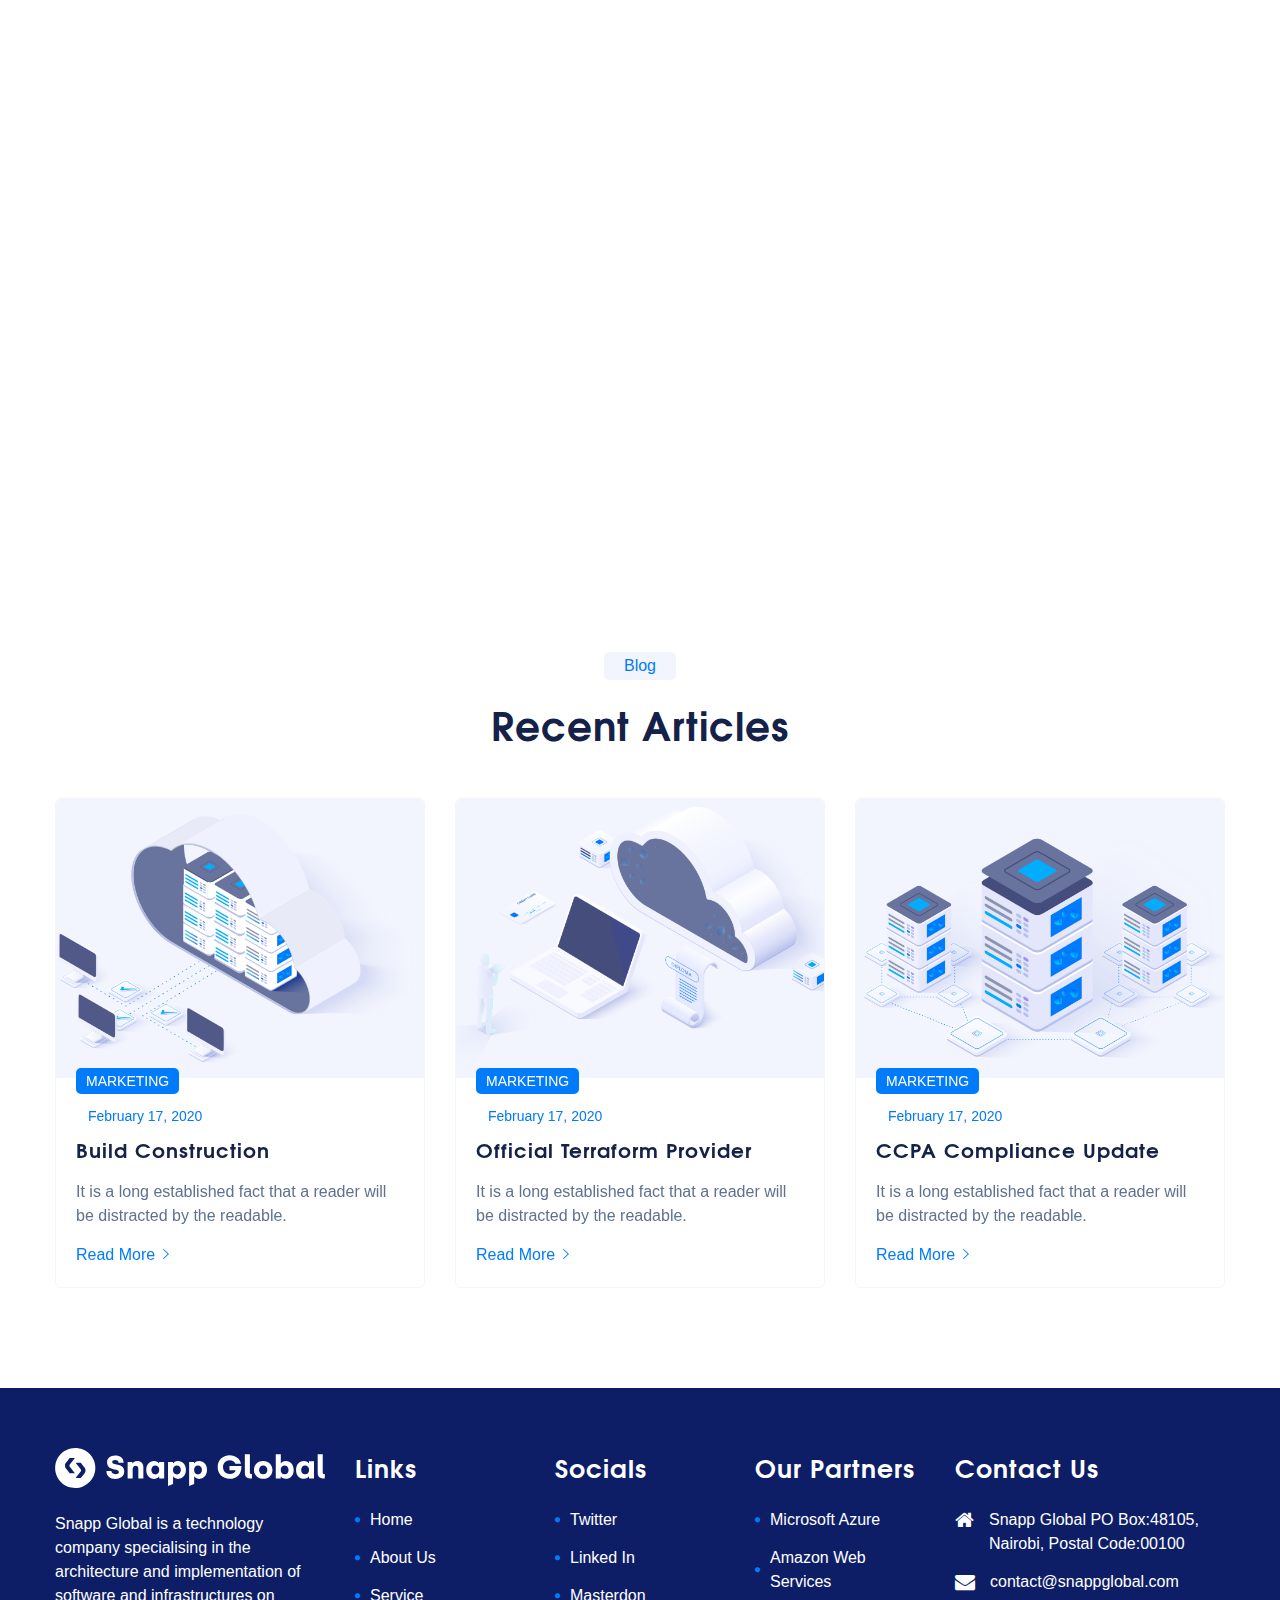
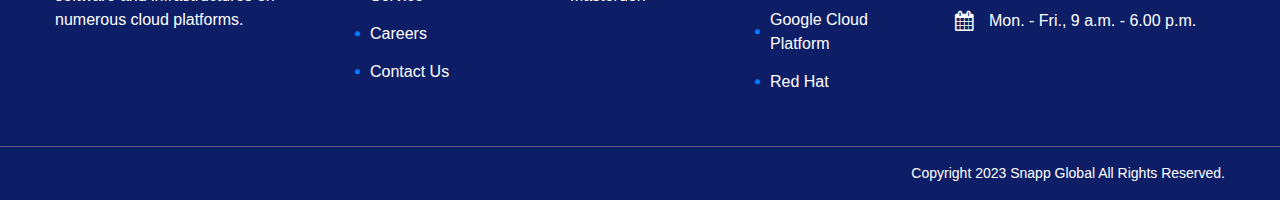
<file: about-us.html>
<!doctype html>
<html lang="en">
   <head>
      <!-- Required meta tags -->
      <meta charset="utf-8">
      <meta name="viewport" content="width=device-width, initial-scale=1, shrink-to-fit=no">
      <title>Snapp Global - About Us</title>
      <!-- Favicon -->
      <link rel="shortcut icon" href="images/favicon.ico" />
      <!-- Bootstrap CSS -->
      <link rel="stylesheet" href="css/bootstrap.min.css">
      <!-- Typography CSS -->
      <link rel="stylesheet" href="css/typography.css">
      <!-- Style CSS -->
      <link rel='stylesheet'   href='css/qloud-style.css'/>
      <!-- Responsive CSS -->
      <link rel="stylesheet" href="css/responsive.css">
   </head>
   <body>
      <!-- loading -->
      <div id="loading">
         <div id="loading-center">
            <div class="load-img" >
               <img src="images/loader.gif" alt="loader">
            </div>
         </div>
      </div>
      <!-- loading End -->
      <!-- Header -->
      <header id="main-header" class="header-main">
         <div class="container">
            <div class="row">
               <div class="col-sm-12">
                  <nav class="navbar navbar-expand-lg navbar-light">
                     <a class="navbar-brand" href="index.html">
                        <img class="img-fluid" src="images/snapp_logo_white.svg" alt="img">
                     </a>
                     <button class="navbar-toggler" type="button" data-toggle="collapse" data-target="#navbarSupportedContent" aria-controls="navbarSupportedContent" aria-expanded="false" aria-label="Toggle navigation">
                     <span class="menu-btn d-inline-block" id="menu-btn">
                        <span class="line"></span>
                        <span class="line"></span>
                        <span class="line"></span>
                     </span>
                     <span class="ion-navicon"></span>
                     </button>
                     <div class="collapse navbar-collapse" id="navbarSupportedContent">
                        <ul class="navbar-nav mr-auto w-100 justify-content-end">
                           <li class="nav-item">
                              <a class="nav-link" href="index.html" id="navbarDropdown" role="button" aria-haspopup="true" aria-expanded="false">
                                Home
                              </a>
                            </li>
                            <li class="nav-item active">
                              <a class="nav-link" href="about-us.html" id="aboutus" role="button" aria-haspopup="true" aria-expanded="false">
                                About Us
                              </a>
                             
                            </li>
                            <li class="nav-item">
                              <a class="nav-link" href="services.html" id="navbarDropdown-2" role="button" aria-haspopup="true" aria-expanded="false">
                                Services
                              </a>
                              
                            </li>
                            <li class="nav-item">
                              <a class="nav-link" href="contact-us.html" id="navbarDropdown-3" role="button" aria-haspopup="true" aria-expanded="false">
                                Contact Us
                              </a>
                            </li>
                        </ul>
                     </div>
                  </nav>
               </div>
            </div>
         </div>
      </header>
      <!-- Header End -->
      <!-- Breadcrumb Start -->
      <div class=" main-bg" >
         <div class="container-fluid p-0">
            <div class="text-left iq-breadcrumb-one
               iq-bg-over black     ">
               <div class="container">
                  <div class="row align-items-center">
                     <div class="col-sm-12">
                        <nav aria-label="breadcrumb" class="text-center iq-breadcrumb-two">
                           <h2 class="title">
                           About Snapp Global</h2>
                           <ol class="breadcrumb main-bg">
                              <li class="breadcrumb-item"><a href="index.html"><i class="fa fa-home mr-2"></i>Home</a></li> <li class="breadcrumb-item active"> About Us</li>
                           </ol>
                        </nav>
                     </div>
                  </div>
               </div>
            </div>
         </div>
      </div>
      <!-- Breadcrumb End -->

       <!-- About Us Start -->
       <section>
         <img src="images/others/shape1.png" class="img-fluid shape-right" alt="QLOUD">
         <div class="container">
             <div class="row">
                 
                 <div class="col-lg-6 col-sm-12 ">
                     <div class="iq-title-box iq-title-default iq-title-box-2">
                         <div class="iq-title-icon">
                         </div>
                         <!-- <span class="iq-subtitle">About Us</span> -->
                         <h2 class="iq-title">Who is Snapp Global?</h2>
                         <p class="iq-title-desc">Snapp Global is a company of cloud engineers and architects based in the Africa and the Middle East. We design and build scalable infrastructure using cloud providers such as Azure, AWS, RedHat and Google. </p>
                        <p class="iq-title-desc">Our customers are organisations at different stages of their cloud adoption journey. From new entrants to those looking to optimise or scale existing cloud deployments.  </p>
                     </div>
                     <div class="iq-list  iq-two-column">
                         <ul class="iq-list-with-icon">
                             <li>
                                 <i class="ion ion-checkmark-round"></i>Cloud Adoption
                             </li>

                             <li>
                                 <i class="ion ion-checkmark-round"></i>Cloud implementation
                             </li>

                             <li>
                                 <i class="ion ion-checkmark-round"></i>Logging and Monitoring
                             </li>

                             <li>
                                 <i class="ion ion-checkmark-round"></i>Cloud Security
                             </li>

                             <li>
                                 <i class="ion ion-checkmark-round"></i> DevOps
                             </li>

                             <li>
                                 <i class="ion ion-checkmark-round"></i>Cloud Native Development
                             </li>

                         </ul>
                     </div>
                 </div>

                 <div class="col-lg-6 col-sm-12 mb-lg-0 mb-5">
                  <img src="images/about/office.jpg" class="img-fluid" alt="qloud">
              </div>
             </div>
         </div>
     </section>
     <!-- About Us End -->

    
      <!-- Service Tab Start -->
      <section class="pt-0 iq-sahpe">
        <img src="images/others/shape1.png" class="img-fluid shape" alt="Snapp">
        <div class="container">
            <div class="row">
                <div class="col-lg-12">
                    <div class="text-center iq-title-box iq-title-default iq-title-box-2" style="margin-bottom:2px;">                        
                     <!-- <span class="iq-subtitle">Our Services</span> -->
                        <h2 class="iq-title">How do we help our customers?</h2>
                    </div>
                </div>
               <!-- Audience -->
               <div class="wow fadeInUp overview-block-pt mb-5" data-wow-duration="0.6s" style="padding-top: 50px;">
                  <div class="container">
                     <div class="row">
                        <div class="col-lg-4 col-md-12 col-sm-12 border-right mb-4 mb-lg-0">
                           <h4>CIOs and Business Leaders</h4>
                        </div>
                        <div class="col-lg-8 col-md-8 col-sm-12 ">
                           <p class="mb-0">We work with CIO and business leaders to strategise, plan and assess cloud migrations and implementations as well as development of critical lines of business applications.</p>
                        </div>
                     </div>
                  </div>
               </div>
               <!-- Audience -->
               <div class="wow fadeInUp overview-block-pt mb-5" data-wow-duration="0.6s" style="padding-top: 0px;">
                  <div class="container">
                     <div class="row">
                        <div class="col-lg-4 col-md-12 col-sm-12 border-right mb-4 mb-lg-0">
                           <h4>Technology Managers</h4>
                        </div>
                        <div class="col-lg-8 col-md-8 col-sm-12 ">
                           <p class="mb-0">We help Technology Managers plan and execute technology projects. We contribute to key decision making about architectures and implementation approaches.</p>
                        </div>
                     </div>
                  </div>
               </div>
               <!-- Audience -->
               <div class="wow fadeInUp overview-block-pt mb-5" data-wow-duration="0.6s" style="padding-top: 0px;">
                  <div class="container">
                     <div class="row">
                        <div class="col-lg-4 col-md-12 col-sm-12 border-right mb-4 mb-lg-0">
                           <h4>Infrastructure Teams</h4>
                        </div>
                        <div class="col-lg-8 col-md-8 col-sm-12 ">
                           <p class="mb-0">We help augment existing teams or provide expertise for delivery. For some customers we provide training and guidance to infrastructure teams who's experience often stem from the data centre.</p>
                        </div>
                     </div>
                  </div>
               </div>
                <!-- Audience -->
                <div class="wow fadeInUp overview-block-pt mb-5" data-wow-duration="0.6s" style="padding-top: 0px;">
                  <div class="container">
                     <div class="row">
                        <div class="col-lg-4 col-md-12 col-sm-12 border-right mb-4 mb-lg-0">
                           <h4>Lines of Business &nbsp; &nbsp; &nbsp; &nbsp; &nbsp; &nbsp;</h4>
                        </div>
                        <div class="col-lg-8 col-md-8 col-sm-12 ">
                           <p class="mb-0">Our software development teams work with business managers to design and develop bespoke applications, products and platforms.</p>
                        </div>
                     </div>
                  </div>
               </div>
                <!-- Audience -->
                <div class="wow fadeInUp overview-block-pt mb-5" data-wow-duration="0.6s" style="padding-top: 0px;">
                  <div class="container">
                     <div class="row">
                        <div class="col-lg-4 col-md-12 col-sm-12 border-right mb-4 mb-lg-0">
                           <h4>Operations and Support Teams</h4>
                        </div>
                        <div class="col-lg-8 col-md-8 col-sm-12 ">
                           <p class="mb-0">During day to day operations, we help support teams perfom second and third level support. We can help increase the capacity of existing teams or bring specific technical knowledge to a team.</p>
                        </div>
                     </div>
                  </div>
               </div>
                
            </div>
        </div>
    </section>
             <!-- Icon-box End -->
    <section class="wow fadeInUp iq-application" style="background: url(images/others/07.jpg) no-repeat 0 0; background-attachment: fixed; background-size:cover;">
        <div class="container">
            <div class="row justify-content-center">
                <div class="col-lg-8 text-center">
                    <div class="text-center iq-title-box iq-title-default iq-title-box-1">
                        <h2 class="iq-title">Want to work at Snapp?</h2>

                        <p class="iq-title-desc">If you’re looking for a new challenge, and would like to work as part of a cohesive team, in a unique environment, take a look at our job vacancies.</p>
                    </div>
                    <div class="iq-btn-container">

                        <a class="iq-button iq-btn-round iq-btn-outline d-inline" href="about-us.html">  

         View Open Positions   

    </a>
                    </div>
                </div>
            </div>
        </div>
    </section>                                 <!-- Service Tab End -->
         <!-- Blog Start -->
         <section class=" iq-pb-55">
            <div class="container">
               <div class="row">
                  <div class="col-lg-12">
                     <div class="text-center iq-title-box iq-title-default iq-title-box-2">
                        <div class="iq-title-icon">
                        </div>
                        <span class="iq-subtitle">Blog</span>
                        <h2 class="iq-title">Recent Articles </h2>
                     </div>
                  </div>
               </div>
               <div class="row">
                  <div class="col-lg-12 col-md-12">
                     <div class="owl-carousel" data-autoplay="true" data-loop="true" data-nav="false" data-dots="true" data-items="3" data-items-laptop="3" data-items-tab="2" data-items-mobile="1" data-items-mobile-sm="1" data-margin="30">
                        <div class="item">
                           <div class="iq-blog-box">
                              <div class="iq-blog-image clearfix">
                                 <img src="images/blog/01.png" class="img-fluid" alt="unisaas-blog">
                                 <ul class="iq-blogtag">
                                    <li><a href="javascript:void(0)">Marketing</a></li>
                                 </ul>
                                 
                              </div>
                              <div class="iq-blog-detail">
                                 <div class="iq-blog-meta">
                                    <ul class="iq-postdate">
                                       <li class="list-inline-item">
                                          <i class="fa fa-calendar-alt mr-2"></i>
                                          <span class="screen-reader-text">Posted on</span> <a href="javascript:void(0)" rel="bookmark"><time class="entry-date published updated" datetime="2020-02-17T06:40:07+00:00">February 17, 2020</time></a>
                                       </li>
                                    </ul>
                                 </div>
                                 
                                 <div class="blog-title">
                                    <a href="blog-details.html">
                                       <h5 class="mb-3">Build Construction</h5>
                                    </a>
                                 </div>
                                 <p class="">It is a long established fact that a reader will be distracted by the readable.</p>
                                 <div class="blog-button">
                                    <a class="iq-btn-link" href="javascript:void(0)">Read More<i class="ml-2 ion-ios-arrow-right"></i></a>
                                 </div>
                              </div>
                           </div>
                        </div>
                        <div class="item">
                           <div class="iq-blog-box">
                              <div class="iq-blog-image clearfix">
                                 <img src="images/blog/02.png" class="img-fluid" alt="unisaas-blog">
                                 <ul class="iq-blogtag">
                                    <li><a href="javascript:void(0)">Marketing</a></li>
                                 </ul>
                                 
                              </div>
                              <div class="iq-blog-detail">
                                 <div class="iq-blog-meta">
                                    <ul class="iq-postdate">
                                       <li class="list-inline-item">
                                          <i class="fa fa-calendar-alt mr-2"></i>
                                          <span class="screen-reader-text">Posted on</span>
                                          <a href="javascript:void(0)" rel="bookmark"><time class="entry-date published updated" datetime="2020-02-17T06:44:40+00:00">February 17, 2020</time></a>
                                       </li>
                                    </ul>
                                    
                                 </div>
                                 
                                 <div class="blog-title">
                                    <a href="blog-details.html">
                                       <h5 class="mb-3">Official Terraform Provider</h5>
                                    </a>
                                 </div>
                                 <p class="">It is a long established fact that a reader will be distracted by the readable.</p>
                                 <div class="blog-button">
                                    <a class="iq-btn-link" href="javascript:void(0)">Read More<i class="ml-2 ion-ios-arrow-right"></i></a>
                                 </div>
                              </div>
                           </div>
                        </div>
                        <div class="item">
                           <div class="iq-blog-box">
                              <div class="iq-blog-image clearfix">
                                 <img src="images/blog/03.png" class="img-fluid" alt="unisaas-blog">                                            <ul class="iq-blogtag">
                                    <li><a href="javascript:void(0)">Marketing</a></li>
                                 </ul>
                                 
                              </div>
                              <div class="iq-blog-detail">
                                 <div class="iq-blog-meta">
                                    <ul class="iq-postdate">
                                       <li class="list-inline-item">
                                          <i class="fa fa-calendar-alt mr-2"></i>
                                          <span class="screen-reader-text">Posted on</span> <a href="javascript:void(0)" rel="bookmark"><time class="entry-date published updated" datetime="2020-02-17T06:43:49+00:00">February 17, 2020</time></a>
                                       </li>
                                    </ul>
                                 </div>
                                 <div class="blog-title">
                                    <a href="blog-details.html">
                                       <h5 class="mb-3">CCPA Compliance Update</h5>
                                    </a>
                                 </div>
                                 <p class="">It is a long established fact that a reader will be distracted by the readable.</p>
                                 <div class="blog-button">
                                    <a class="iq-btn-link" href="javascript:void(0)">Read More<i class="ml-2 ion-ios-arrow-right"></i></a>
                                 </div>
                              </div>
                           </div>
                        </div>
                     </div>
                  </div>
               </div>
            </div>
         </section>
         <!-- Blog End -->
         <!-- Footer Start -->
        <footer id="contact" class=" iq-over-dark-90">      
         <!-- Address -->
         <div class="footer-top">
           <div class="container">
             <div class="row">
               <div class="col-lg-3 col-md-6 col-sm-6 ">
                 <div class="widget">
                  <div class="textwidget "><p><img class="mb-4 img-fluid" src="images/snapp_logo_white.svg" alt="Snapp Global Logo" style="width: auto;"><br>
                     Snapp Global is a technology company specialising in the architecture and implementation of software and infrastructures on numerous cloud platforms.</p>
                 </div>
               </div>
             </div>
             <div class="col-lg-2 col-md-6 col-sm-6 mt-4 mt-lg-0 mt-md-0 ">
               <div class="widget">
                 <h4 class="footer-title">Links</h4>
                 <div>
                   <ul  class="menu">
                     <li><a href="index.html" aria-current="page">Home</a></li>
                      <li ><a href="about-us.html">About Us</a></li>
                      <li><a href="services.html">Service</a></li>
                      <li><a href="blog.html">Careers</a></li>
                      <li><a href="contact-us.html">Contact Us</a></li>
                   </ul>
                 </div>
               </div>
             </div>
             <div class="col-lg-2 col-md-6 col-sm-6 mt-lg-0 mt-4">
               <div class="widget">
                 <h4 class="footer-title ">Socials</h4>
                 <div class="menu-about">
                   <ul id="menu-about-menu" class="menu">
                     <li><a href="https://twitter.com/snappglobal" target="_blank">Twitter</a></li>
                      <li><a href="https://www.linkedin.com/company/snapp-global" target="_blank">Linked In</a></li>
                      <li><a href="https://mastodon.social/@snappglobal" target="_blank">Masterdon</a></li>
                   </ul>
                 </div>
               </div>
             </div>
             <div class="col-lg-2 col-md-6 col-sm-6 mt-lg-0 mt-4">
               <div class="widget">
                 <h4 class="footer-title ">Our Partners</h4>
                 <div class="menu-link">
                   <ul id="menu-link-menu" class="menu">
                     <li> <a href="https://azure.microsoft.com" target="_blank">Microsoft Azure</a></li>
                      <li><a href="https://aws.amazon.com/" target="_blank">Amazon Web Services</a></li>
                      <li><a href="https://cloud.google.com/" target="_blank">Google Cloud Platform</a></li>
                      <li><a href="https://cloud.redhat.com/" target="_blank">Red Hat</a></li>
                   </ul>
                 </div>
               </div>
             </div>
             <div class="col-lg-3 col-md-6 col-sm-6 mt-lg-0 mt-4">
               <div class="widget">
                 <h4 class="footer-title ">Contact Us</h4>
                 <div class="row">
                   <div class="col-sm-12">
                     <ul class="iq-contact">
                       <li>
                         <a><i class="fa fa-home"></i><span>Snapp Global
                           PO Box:48105, Nairobi, Postal Code:00100</span></a>
                       </li>
                       <li>
                         <a href="mailto:support@iqnonicthemes.com"><i class="fa fa-envelope"></i><span>contact@snappglobal.com</span></a>
                       </li>
                       <li>
                         <a href="tel:+0123456789"><i class="fa fa-calendar"></i><span>Mon. - Fri., 9 a.m. - 6.00 p.m.</span></a>
                       </li>
                     </ul>
                   </div>
                 </div>
               </div>
             </div>
           </div>
         </div>
       </div>
       <!-- Address END -->
       <div class="copyright-footer">
         <div class="container">
           <div class="pt-3 pb-3">
             <div class="row justify-content-between">
               <div class="col-lg-6 col-md-12 text-lg-left text-md-center text-center">
                 <div class="social-icone">
                   <ul>
                     <!-- <li class="d-inline"><a href="#"><i class="fa fa-twitter"></i></a></li>
                     <li class="d-inline"><a href="#"><i class="fa fa-instagram"></i></a></li>
                     <li class="d-inline"><a href="#"><i class="fa fa-linkedin"></i></a></li> -->
                   </ul>
                 </div>
               </div>
               <div class="col-lg-6 col-md-12 text-lg-right text-md-center text-center">
                 <span class="copyright">Copyright 2023 Snapp Global All Rights Reserved.</span>
               </div>
             </div>
           </div>
         </div>
       </div>
     </footer>
     <!-- Footer End -->
                                 <!-- back-to-top -->
                                 <div id="back-to-top">
                                    <a class="top" id="top" href="#top"> <i class="ion-ios-arrow-up"></i> </a>
                                 </div>
                                 <!-- back-to-top End -->
                                 <!-- jQuery first, then Popper.js, then Bootstrap JS -->
                                 <script src="js/jquery-3.4.1.js" ></script>
                                 <!-- jQuery  for scroll me js -->
                                 <script src='js/jquery-min.js'></script>
                                 <!-- popper  -->
                                 <script src="js/popper.min.js"></script>
                                 <!--  bootstrap -->
                                 <script src="js/bootstrap.min.js" ></script>
                                 <!-- Appear JavaScript -->
                                 <script src="js/appear.js"></script> 
                                 <!-- Jquery-migrate JavaScript -->
                                 <script src='js/jquery-migrate.min.js'></script>
                                 <!-- Scripts JavaScript -->
                                 <script src='js/scripts.js'></script>
                                 <!-- countdownTimer JavaScript -->
                                 <script src='js/jQuery.countdownTimer.min.js'></script>
                                 <!-- Tox-progress JavaScript -->
                                 <script src='js/tox-progress.min.js'></script>
                                 <!-- Timeline JavaScript -->
                                 <script src='js/timeline.js'></script>
                                 <!-- Timeline min JavaScript -->
                                 <script src='js/timeline.min.js'></script>
                                 <!-- Slick JavaScript -->
                                 <script src='js/slick.min.js'></script>
                                 <!-- Popper JavaScript -->
                                 <script src='js/popper.min.js'></script>
                                 <!-- Owl.carousel JavaScript -->
                                 <script src='js/owl.carousel.min.js'></script>
                                 <!-- Countdown JavaScript -->
                                 <script src='js/countdown.js'></script>
                                 <!-- Jquery.countTo JavaScript -->
                                 <script src='js/jquery.countTo.js'></script>
                                 <!-- Magnific-popup JavaScript -->
                                 <script src='js/jquery.magnific-popup.min.js'></script>
                                 <!-- Isotope.pkgd.min JavaScript -->
                                 <script src='js/isotope.pkgd.min.js'></script>
                                 <!-- Wow JavaScript -->
                                 <script src='js/wow.min.js'></script> 
                                 <!--  Custom JavaScript -->
                                 <script src="js/custom.js" ></script>
                              </body>
                           </html>
</file>
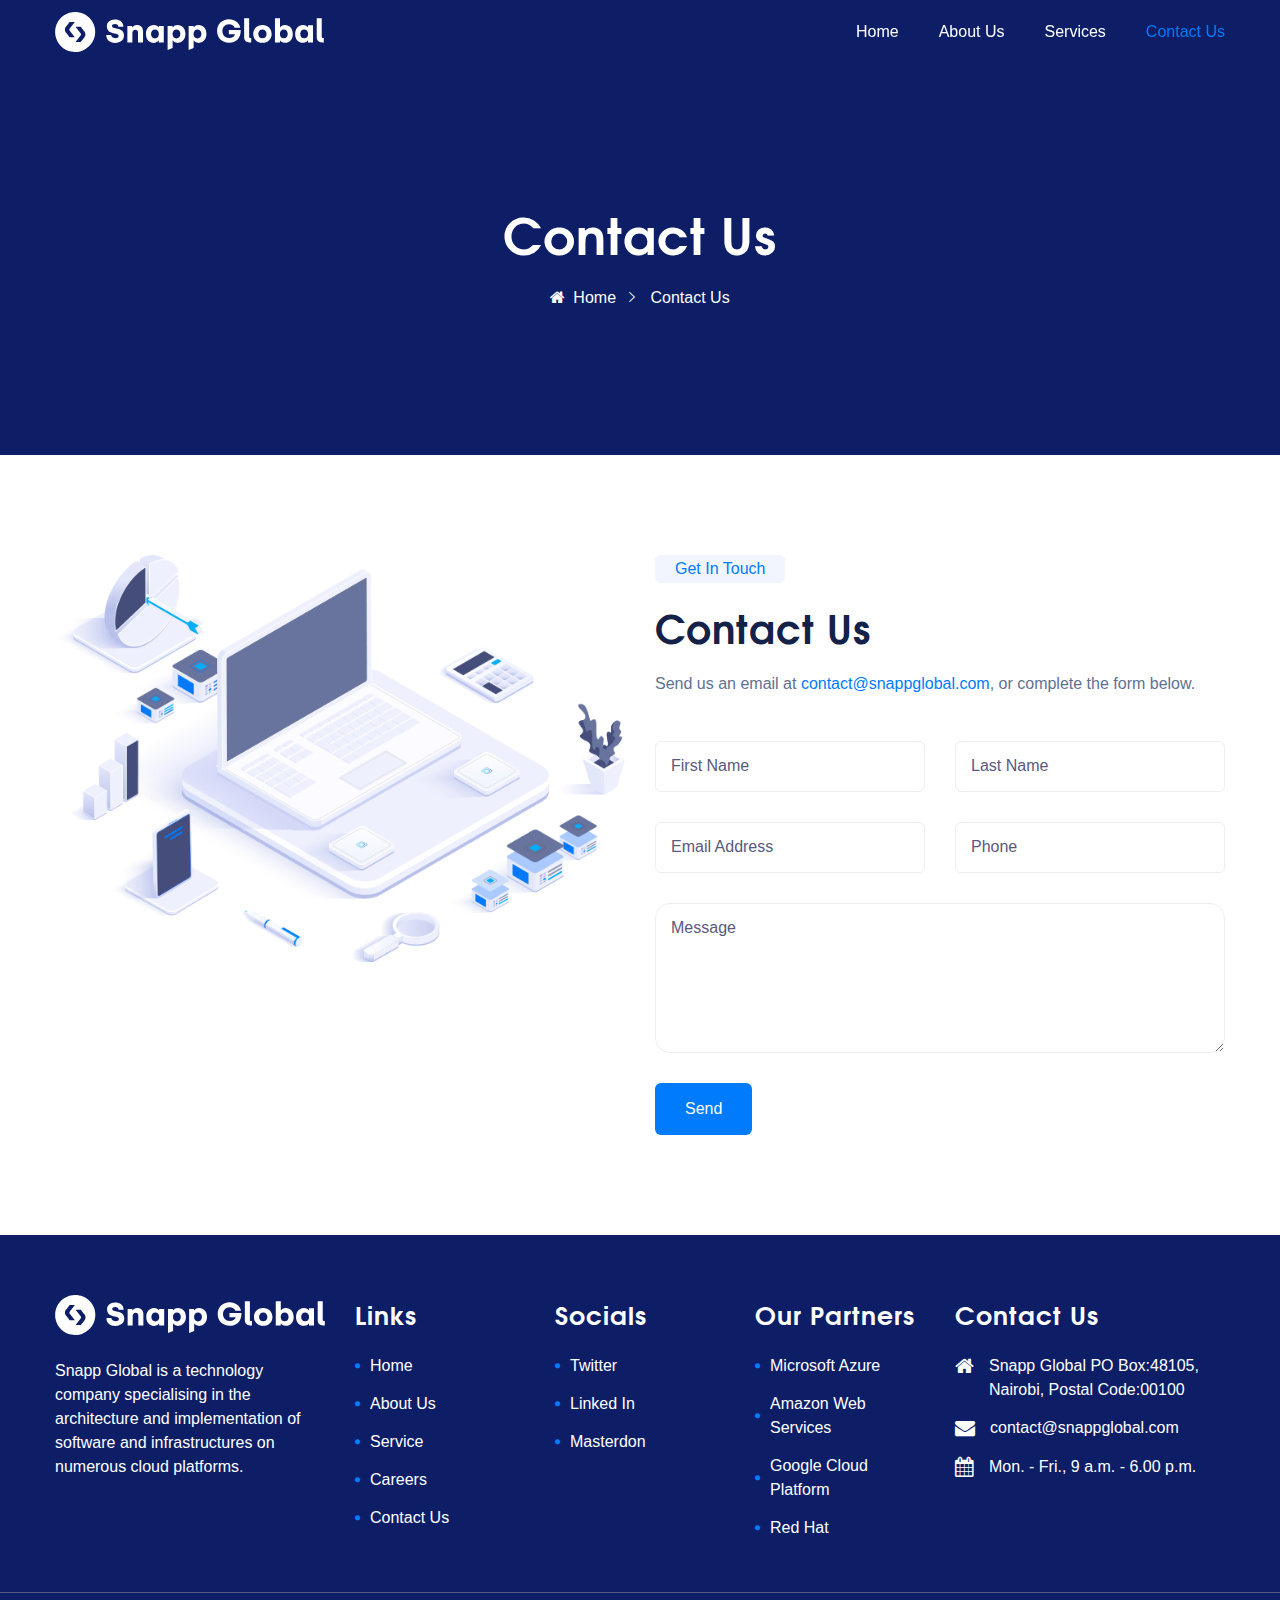
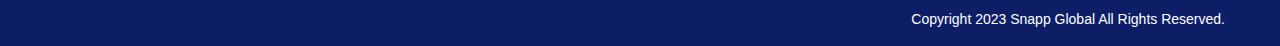
<file: contact-us.html>
<!doctype html>
<html lang="en">

<head>
    <!-- Required meta tags -->
    <meta charset="utf-8">
    <meta name="viewport" content="width=device-width, initial-scale=1, shrink-to-fit=no">
    <title>Qloud - Cloud Computing, Apps & Server Responsive HTML5 Template</title>
    <!-- Favicon -->
    <link rel="shortcut icon" href="images/favicon.ico" />
    <!-- Bootstrap CSS -->
    <link rel="stylesheet" href="css/bootstrap.min.css">
    <!-- Typography CSS -->
    <link rel="stylesheet" href="css/typography.css">
    <!-- Style CSS -->
    <link rel='stylesheet' href='css/qloud-style.css' />
    <!-- Responsive CSS -->
    <link rel="stylesheet" href="css/responsive.css">
</head>

<body>
    <!-- loading -->
    <div id="loading">
        <div id="loading-center">
            <div class="load-img">
                <img src="images/loader.gif" alt="loader">
            </div>
        </div>
    </div>
    <!-- loading End -->
    <!-- Header -->
    <header id="main-header" class="header-main">
        <div class="container">
           <div class="row">
              <div class="col-sm-12">
                 <nav class="navbar navbar-expand-lg navbar-light">
                    <a class="navbar-brand" href="index.html">
                       <img class="img-fluid" src="images/snapp_logo_white.svg" alt="img">
                    </a>
                    <button class="navbar-toggler" type="button" data-toggle="collapse" data-target="#navbarSupportedContent" aria-controls="navbarSupportedContent" aria-expanded="false" aria-label="Toggle navigation">
                    <span class="menu-btn d-inline-block" id="menu-btn">
                       <span class="line"></span>
                       <span class="line"></span>
                       <span class="line"></span>
                    </span>
                    <span class="ion-navicon"></span>
                    </button>
                    <div class="collapse navbar-collapse" id="navbarSupportedContent">
                       <ul class="navbar-nav mr-auto w-100 justify-content-end">
                          <li class="nav-item">
                             <a class="nav-link" href="index.html" id="navbarDropdown" role="button" aria-haspopup="true" aria-expanded="false">
                               Home
                             </a>
                           </li>
                           <li class="nav-item">
                             <a class="nav-link" href="about-us.html" id="aboutus" role="button" aria-haspopup="true" aria-expanded="false">
                               About Us
                             </a>
                            
                           </li>
                           <li class="nav-item">
                             <a class="nav-link" href="services.html" id="navbarDropdown-2" role="button" aria-haspopup="true" aria-expanded="false">
                               Services
                             </a>
                             
                           </li>
                           <li class="nav-item active">
                             <a class="nav-link" href="contact-us.html" id="navbarDropdown-3" role="button" aria-haspopup="true" aria-expanded="false">
                               Contact Us
                             </a>
                           </li>
                       </ul>
                    </div>
                 </nav>
              </div>
           </div>
        </div>
     </header>
     <!-- Header End -->
    <!-- Main-Content Start -->
    <div class="main-content">
        <!-- Breadcrumb Start -->
        <div class=" main-bg">
            <div class="container-fluid p-0">
                <div class="text-left iq-breadcrumb-one
                  iq-bg-over black     ">
                    <div class="container">
                        <div class="row align-items-center">
                            <div class="col-sm-12">
                                <nav aria-label="breadcrumb" class="text-center iq-breadcrumb-two">
                                    <h2 class="title">
                              Contact Us                       </h2>
                                    <ol class="breadcrumb main-bg">
                                        <li class="breadcrumb-item"><a href="index.html"><i class="fa fa-home mr-2"></i>Home</a></li>
                                        <li class="breadcrumb-item active">Contact Us</li>
                                    </ol>
                                </nav>
                            </div>
                        </div>
                    </div>
                </div>
            </div>
        </div>
        <!-- Breadcrumb End -->
        <!-- Contact Start -->
        <div class=" overview-block-ptb">
            <div class="container">
                <div class="row">
                    <div class="col-lg-6 col-md-12">
                        <img src="images/others/01.png" class="img-fluid" alt="contact" />
                    </div>
                    <div class="col-lg-6 col-md-12">
                        <div class=" text-left iq-title-box iq-title-default iq-title-box-2">
                            <div class="iq-title-icon">
                            </div>
                            <span class="iq-subtitle">Get In Touch</span>
                            <h2 class="iq-title">
                        Contact Us   </h2>

                            <p class="iq-title-desc">
                                Send us an email at <a href="mailto:support@iqnonicthemes.com">contact@snappglobal.com</a>, or complete the form below.
                            </p>
                        </div>
                        <div role="form" class="wpcf7" id="wpcf7-f790-p785-o1" lang="en-US" dir="ltr">
                            <div class="screen-reader-response"></div>
                            <form action="" method="post" class="wpcf7-form" novalidate="novalidate">
                                <div style="display: none;">
                                    <input type="hidden" name="_wpcf7" value="790" />
                                    <input type="hidden" name="_wpcf7_version" value="5.1.6" />
                                    <input type="hidden" name="_wpcf7_locale" value="en_US" />
                                    <input type="hidden" name="_wpcf7_unit_tag" value="wpcf7-f790-p785-o1" />
                                    <input type="hidden" name="_wpcf7_container_post" value="785" />
                                </div>
                                <div class=row>
                                    <div class="col-lg-6">
                                        <span class="wpcf7-form-control-wrap first-name"><input type="text" name="first-name" value="" size="40" class="wpcf7-form-control wpcf7-text wpcf7-validates-as-required" aria-required="true" aria-invalid="false" placeholder="First Name" /></span>
                                    </div>
                                    <div class="col-lg-6">
                                        <span class="wpcf7-form-control-wrap last-name"><input type="text" name="last-name" value="" size="40" class="wpcf7-form-control wpcf7-text wpcf7-validates-as-required" aria-required="true" aria-invalid="false" placeholder="Last Name" /></span>
                                    </div>
                                    <div class="col-lg-6">
                                        <span class="wpcf7-form-control-wrap your-email"><input type="email" name="your-email" value="" size="40" class="wpcf7-form-control wpcf7-text wpcf7-email wpcf7-validates-as-required wpcf7-validates-as-email" aria-required="true" aria-invalid="false" placeholder="Email Address" /></span>
                                    </div>
                                    <div class="col-lg-6">
                                        <span class="wpcf7-form-control-wrap tel-554"><input type="tel" name="tel-554" value="" size="40" class="wpcf7-form-control wpcf7-text wpcf7-tel wpcf7-validates-as-tel" aria-invalid="false" placeholder="Phone" /></span>
                                    </div>
                                    <div class="col-lg-12">
                                        <p> <span class="wpcf7-form-control-wrap your-message"><textarea name="your-message" cols="40" rows="10" class="wpcf7-form-control wpcf7-textarea" aria-invalid="false" placeholder="Message"></textarea></span>
                                        </p>
                                    </div>
                                    <div class="col-lg-12">
                                        <input type="submit" value="Send" class="wpcf7-form-control wpcf7-submit" />
                                    </div>
                                </div>
                                <div class="wpcf7-response-output wpcf7-display-none"></div>
                            </form>
                        </div>
                    </div>
                </div>
            </div>

        </div>

    </div>
    <!-- Contact End -->

    <!-- <section class="light-gray-bg">
        <div class="container">
            <div class="row">
                <div class="col-lg-4  col-md-6">
                    <div class="iq-process iq-process-step-style-2 text-center">

                        <div class="iq-process-step">

                            <div class="iq-step-content">
                                <i aria-hidden="true" class="ion ion-ios-location"></i> </div>
                            <div class="iq-step-text-area">

                                <h4 class="iq-step-title">Location</h4>

                                <span class="iq-step-desc">1234 North Avenue Luke Lane, South Bend, IN 360001</span>

                            </div>

                        </div>

                    </div>
                </div>
                <div class="col-lg-4  col-md-6">
                    <div class="iq-process iq-process-step-style-2 text-center">

                        <div class="iq-process-step">

                            <div class="iq-step-content">
                                <i aria-hidden="true" class="ion ion-ios-email"></i> </div>
                            <div class="iq-step-text-area">

                                <h4 class="iq-step-title">Email</h4>

                                <span class="iq-step-desc">support@iqonicthemes.com </span>

                            </div>

                        </div>

                    </div>
                </div>
                <div class="col-lg-4  col-md-6">
                    <div class="iq-process iq-process-step-style-2 text-center">

                        <div class="iq-process-step">

                            <div class="iq-step-content">
                                <i aria-hidden="true" class="ion ion-ios-telephone"></i> </div>
                            <div class="iq-step-text-area">

                                <h4 class="iq-step-title">Phone</h4>

                                <span class="iq-step-desc">+91 123 456 7890</span>

                            </div>

                        </div>

                    </div>
                </div>
            </div>
        </div>
    </section> -->
    <!-- Footer Start -->
    <footer id="contact" class=" iq-over-dark-90">      
        <!-- Address -->
        <div class="footer-top">
          <div class="container">
            <div class="row">
              <div class="col-lg-3 col-md-6 col-sm-6 ">
                <div class="widget">
                  <div class="textwidget "><p><img class="mb-4 img-fluid" src="images/snapp_logo_white.svg" alt="Snapp Global Logo" style="width: auto;"><br>
                    Snapp Global is a technology company specialising in the architecture and implementation of software and infrastructures on numerous cloud platforms.</p>
                </div>
              </div>
            </div>
            <div class="col-lg-2 col-md-6 col-sm-6 mt-4 mt-lg-0 mt-md-0 ">
              <div class="widget">
                <h4 class="footer-title">Links</h4>
                <div>
                  <ul  class="menu">
                    <li><a href="index.html" aria-current="page">Home</a></li>
                      <li ><a href="about-us.html">About Us</a></li>
                      <li><a href="services.html">Service</a></li>
                      <li><a href="blog.html">Careers</a></li>
                      <li><a href="contact-us.html">Contact Us</a></li>
                  </ul>
                </div>
              </div>
            </div>
            <div class="col-lg-2 col-md-6 col-sm-6 mt-lg-0 mt-4">
              <div class="widget">
                <h4 class="footer-title ">Socials</h4>
                <div class="menu-about">
                  <ul id="menu-about-menu" class="menu">
                    <li><a href="https://twitter.com/snappglobal" target="_blank">Twitter</a></li>
                      <li><a href="https://www.linkedin.com/company/snapp-global" target="_blank">Linked In</a></li>
                      <li><a href="https://mastodon.social/@snappglobal" target="_blank">Masterdon</a></li>
                  </ul>
                </div>
              </div>
            </div>
            <div class="col-lg-2 col-md-6 col-sm-6 mt-lg-0 mt-4">
              <div class="widget">
                <h4 class="footer-title ">Our Partners</h4>
                <div class="menu-link">
                  <ul id="menu-link-menu" class="menu">
                    <li> <a href="https://azure.microsoft.com" target="_blank">Microsoft Azure</a></li>
                      <li><a href="https://aws.amazon.com/" target="_blank">Amazon Web Services</a></li>
                      <li><a href="https://cloud.google.com/" target="_blank">Google Cloud Platform</a></li>
                      <li><a href="https://cloud.redhat.com/" target="_blank">Red Hat</a></li>
                  </ul>
                </div>
              </div>
            </div>
            <div class="col-lg-3 col-md-6 col-sm-6 mt-lg-0 mt-4">
              <div class="widget">
                <h4 class="footer-title ">Contact Us</h4>
                <div class="row">
                  <div class="col-sm-12">
                    <ul class="iq-contact">
                      <li>
                        <a><i class="fa fa-home"></i><span>Snapp Global
                          PO Box:48105, Nairobi, Postal Code:00100</span></a>
                      </li>
                      <li>
                        <a href="mailto:support@iqnonicthemes.com"><i class="fa fa-envelope"></i><span>contact@snappglobal.com</span></a>
                      </li>
                      <li>
                        <a href="tel:+0123456789"><i class="fa fa-calendar"></i><span>Mon. - Fri., 9 a.m. - 6.00 p.m.</span></a>
                      </li>
                    </ul>
                  </div>
                </div>
              </div>
            </div>
          </div>
        </div>
      </div>
      <!-- Address END -->
      <div class="copyright-footer">
        <div class="container">
          <div class="pt-3 pb-3">
            <div class="row justify-content-between">
              <div class="col-lg-6 col-md-12 text-lg-left text-md-center text-center">
                <div class="social-icone">
                  <ul>
                    <!-- <li class="d-inline"><a href="#"><i class="fa fa-twitter"></i></a></li>
                    <li class="d-inline"><a href="#"><i class="fa fa-instagram"></i></a></li>
                    <li class="d-inline"><a href="#"><i class="fa fa-linkedin"></i></a></li> -->
                  </ul>
                </div>
              </div>
              <div class="col-lg-6 col-md-12 text-lg-right text-md-center text-center">
                <span class="copyright">Copyright 2023 Snapp Global All Rights Reserved.</span>
              </div>
            </div>
          </div>
        </div>
      </div>
    </footer>
    <!-- Footer End -->
    <!-- back-to-top -->
    <div id="back-to-top">
        <a class="top" id="top" href="#top"> <i class="ion-ios-arrow-up"></i> </a>
    </div>
    <!-- back-to-top End -->
    <!-- jQuery first, then Popper.js, then Bootstrap JS -->
    <script src="js/jquery-3.4.1.js"></script>
    <!-- jQuery  for scroll me js -->
    <script src='js/jquery-min.js'></script>
    <!-- popper  -->
    <script src="js/popper.min.js"></script>
    <!--  bootstrap -->
    <script src="js/bootstrap.min.js"></script>
    <!-- Appear JavaScript -->
    <script src="js/appear.js"></script>

    <!-- Jquery-migrate JavaScript -->
    <script src='js/jquery-migrate.min.js'></script>
    <!-- Scripts JavaScript -->
    <script src='js/scripts.js'></script>
    <!-- countdownTimer JavaScript -->
    <script src='js/jQuery.countdownTimer.min.js'></script>
    <!-- Tox-progress JavaScript -->
    <script src='js/tox-progress.min.js'></script>
    <!-- Timeline JavaScript -->
    <script src='js/timeline.js'></script>
    <!-- Timeline min JavaScript -->
    <script src='js/timeline.min.js'></script>
    <!-- Slick JavaScript -->
    <script src='js/slick.min.js'></script>
    <!-- Popper JavaScript -->
    <script src='js/popper.min.js'></script>
    <!-- Owl.carousel JavaScript -->
    <script src='js/owl.carousel.min.js'></script>
    <!-- Countdown JavaScript -->
    <script src='js/countdown.js'></script>
    <!-- Jquery.countTo JavaScript -->
    <script src='js/jquery.countTo.js'></script>
    <!-- Magnific-popup JavaScript -->
    <script src='js/jquery.magnific-popup.min.js'></script>
    <!-- Isotope.pkgd.min JavaScript -->
    <script src='js/isotope.pkgd.min.js'></script>
    <!-- Wow JavaScript -->
    <script src='js/wow.min.js'></script>
    <!--  Custom JavaScript -->
    <script src="js/custom.js"></script>
</body>

</html>
</file>
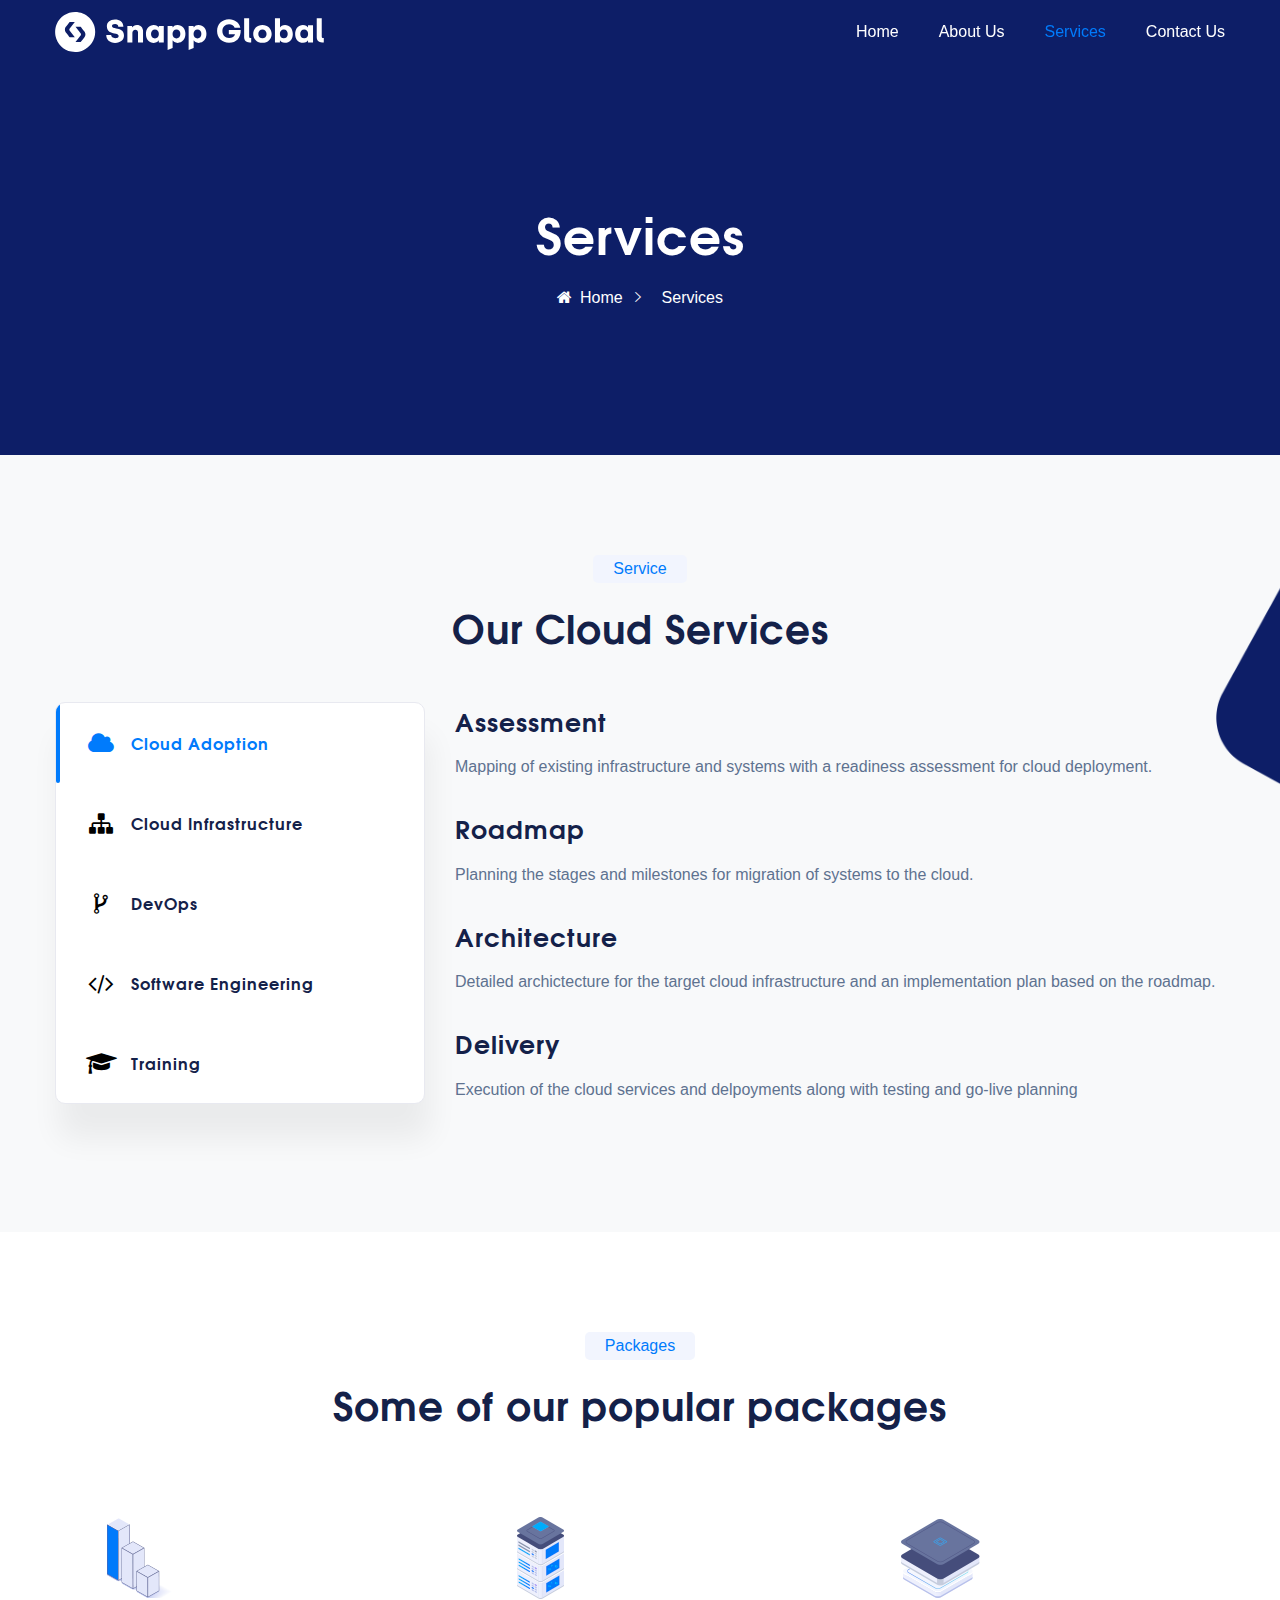
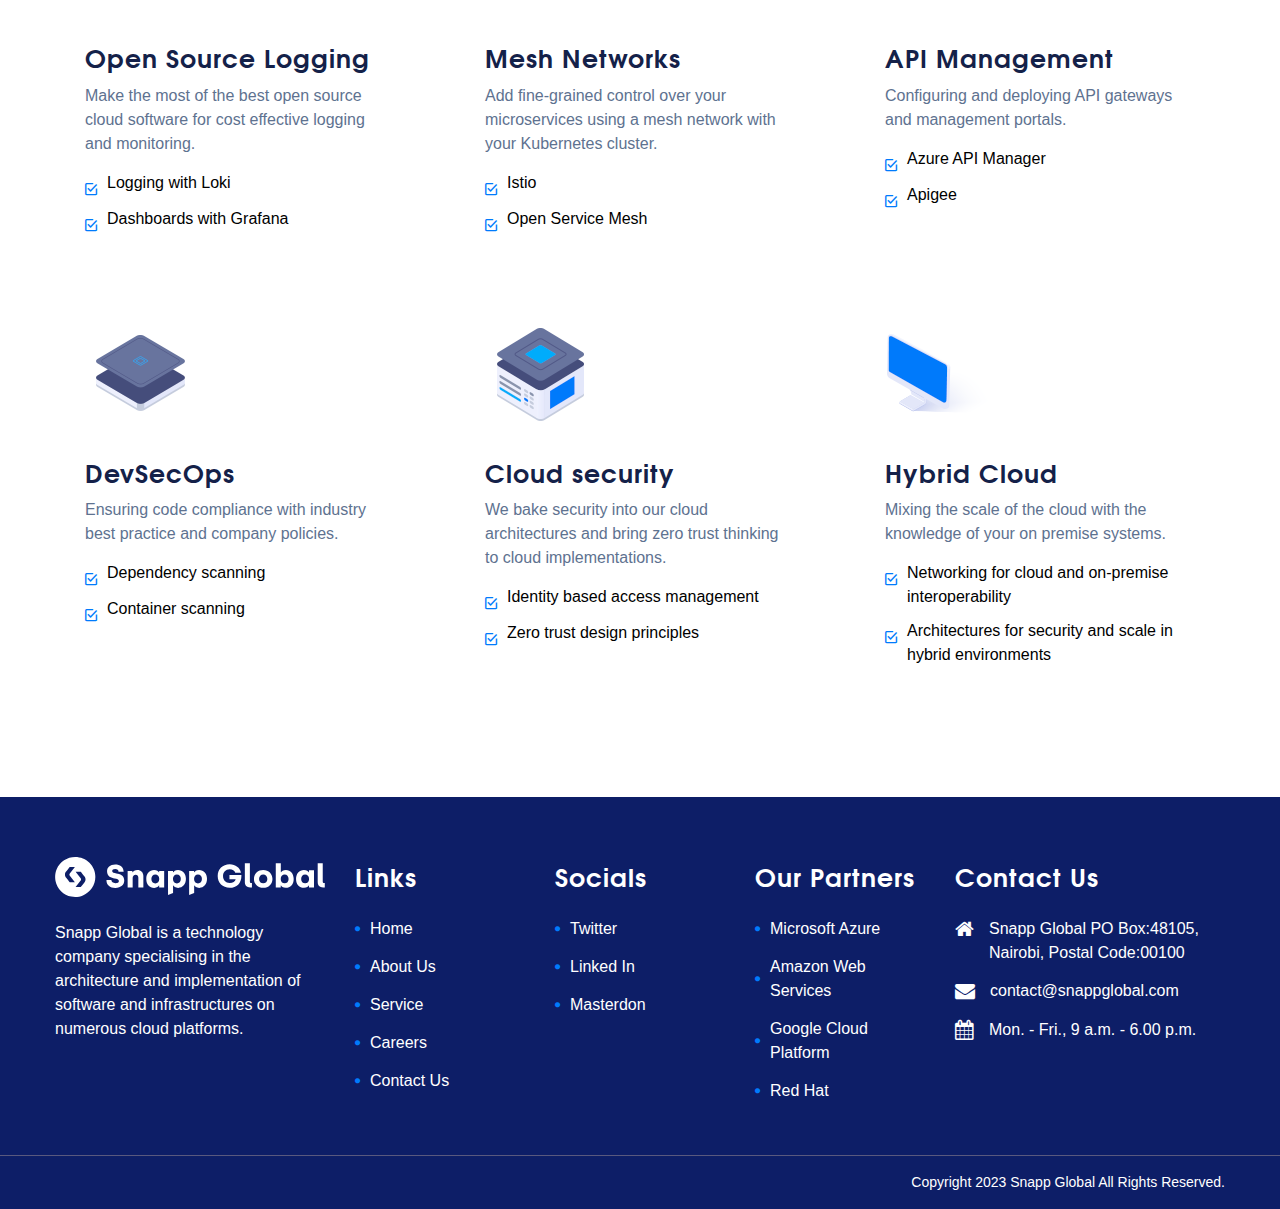
<file: services.html>
<!doctype html>
<html lang="en">

<head>
    <!-- Required meta tags -->
    <meta charset="utf-8">
    <meta name="viewport" content="width=device-width, initial-scale=1, shrink-to-fit=no">
    <title>Snapp Global - Services</title>
    <!-- Favicon -->
    <link rel="shortcut icon" href="images/favicon.ico" />
    <!-- Bootstrap CSS -->
    <link rel="stylesheet" href="css/bootstrap.min.css">
    <!-- Typography CSS -->
    <link rel="stylesheet" href="css/typography.css">
    <!-- Style CSS -->
    <link rel='stylesheet' href='css/qloud-style.css' />
    <!-- Responsive CSS -->
    <link rel="stylesheet" href="css/responsive.css">
</head>

<body>
    <!-- loading -->
    <div id="loading">
        <div id="loading-center">
            <div class="load-img">
                <img src="images/loader.gif" alt="loader">
            </div>
        </div>
    </div>
    <!-- loading End -->
    <!-- Header -->
    <header id="main-header" class="header-main">
        <div class="container">
           <div class="row">
              <div class="col-sm-12">
                 <nav class="navbar navbar-expand-lg navbar-light">
                    <a class="navbar-brand" href="index.html">
                       <img class="img-fluid" src="images/snapp_logo_white.svg" alt="img">
                    </a>
                    <button class="navbar-toggler" type="button" data-toggle="collapse" data-target="#navbarSupportedContent" aria-controls="navbarSupportedContent" aria-expanded="false" aria-label="Toggle navigation">
                    <span class="menu-btn d-inline-block" id="menu-btn">
                       <span class="line"></span>
                       <span class="line"></span>
                       <span class="line"></span>
                    </span>
                    <span class="ion-navicon"></span>
                    </button>
                    <div class="collapse navbar-collapse" id="navbarSupportedContent">
                       <ul class="navbar-nav mr-auto w-100 justify-content-end">
                          <li class="nav-item">
                             <a class="nav-link" href="index.html" id="navbarDropdown" role="button" aria-haspopup="true" aria-expanded="false">
                               Home
                             </a>
                           </li>
                           <li class="nav-item">
                             <a class="nav-link" href="about-us.html" id="aboutus" role="button" aria-haspopup="true" aria-expanded="false">
                               About Us
                             </a>
                            
                           </li>
                           <li class="nav-item active">
                             <a class="nav-link" href="services.html" id="navbarDropdown-2" role="button" aria-haspopup="true" aria-expanded="false">
                               Services
                             </a>
                             
                           </li>
                           <li class="nav-item">
                             <a class="nav-link" href="contact-us.html" id="navbarDropdown-3" role="button" aria-haspopup="true" aria-expanded="false">
                               Contact Us
                             </a>
                           </li>
                       </ul>
                    </div>
                 </nav>
              </div>
           </div>
        </div>
     </header>
     <!-- Header End -->
    <!-- Breadcrumb Start -->
    <div class=" main-bg">
        <div class="container-fluid p-0">
            <div class="text-left iq-breadcrumb-one
               iq-bg-over black     ">
                <div class="container">
                    <div class="row align-items-center">
                        <div class="col-sm-12">
                            <nav aria-label="breadcrumb" class="text-center iq-breadcrumb-two">
                                <h2 class="title">
                           Services                       </h2>
                                <ol class="breadcrumb main-bg">
                                    <li class="breadcrumb-item"><a href="javascript:void(0)"><i class="fa fa-home mr-2"></i>Home</a></li>
                                    <li class="breadcrumb-item active"> Services</li>
                                </ol>
                            </nav>
                        </div>
                    </div>
                </div>
            </div>
        </div>
    </div>
    <!-- Breadcrumb End -->

    <!-- Service Tab Start -->
    <section class="light-gray-bg iq-sahpe">
        <img src="images/others/shape1.png" class="img-fluid shape-right" alt="QLOUD">
        <div class="container">
          <div class="row">
            <div class="col-lg-12">
              <div class="text-center iq-title-box iq-title-default iq-title-box-2">
                <div class="iq-title-icon">
                </div>
                <span class="iq-subtitle">Service</span>
                <h2 class="iq-title">Our Cloud Services</h2>
              </div>
            </div>
          </div>
          <div class="row">
            <div class="col-lg-12">
              <div class="iq-tabs iq-tab-vertical iq-hosting ">
                <div class="row ">
                  <div class="col-lg-4">
                    <ul class="nav nav-pills" id="pills-tab" role="tablist">
                      <li class="nav-item">
                        <a class="nav-link active" data-toggle="pill" href="#tabs-041" role="tab">
                          <div class="media"><i aria-hidden="true" class="fa fa-cloud"></i><div class="media-body">
                          <h6 class="tab-title">Cloud Adoption</h6></div></div>
                        </a>
                      </li><li class="nav-item">
                      <a class="nav-link " data-toggle="pill" href="#tabs-141" role="tab">
                        <div class="media"><i class="fa fa-sitemap" aria-hidden="true"></i><div class="media-body">
                        <h6 class="tab-title">Cloud Infrastructure</h6></div></div>
                      </a>
                    </li><li class="nav-item">
                    <a class="nav-link " data-toggle="pill" href="#tabs-241" role="tab">
                      <div class="media"><i class="fa fa-code-fork" aria-hidden="true"></i><div class="media-body">
                      <h6 class="tab-title">DevOps</h6></div></div>
                    </a>
                  </li><li class="nav-item">
                  <a class="nav-link " data-toggle="pill" href="#tabs-341" role="tab">
                    <div class="media"><i class="fa fa-code" aria-hidden="true"></i><div class="media-body">
                    <h6 class="tab-title">Software Engineering</h6></div></div>
                  </a>
                </li>
                <li class="nav-item">
                  <a class="nav-link " data-toggle="pill" href="#tabs-441" role="tab">
                    <div class="media"><i class="fa fa-graduation-cap" aria-hidden="true"></i><div class="media-body">
                    <h6 class="tab-title">Training</h6></div></div>
                  </a>
                </li>
                <!-- <li class="nav-item">
                  <a class="nav-link " data-toggle="pill" href="#tabs-541" role="tab">
                    <div class="media"><i aria-hidden="true" class="fa fa-wrench"></i><div class="media-body">
                    <h6 class="tab-title">Power Full Engine</h6></div></div>
                  </a>
                </li> -->
              </ul>
            </div>
            <div class="col-lg-8">
              <div class="tab-content">
                <div class="tab-pane active" id="tabs-041" role="tabpanel">
                  <div>
                    <h4 class="mb-3">Assessment</h4>
                    <p>Mapping of existing infrastructure and systems with a readiness assessment for cloud deployment.</p>
                    
                    <h4 class="mb-3">Roadmap</h4>
                    <p>Planning the stages and milestones for migration of systems to the cloud. </p>
                
                    <h4 class="mb-3">Architecture</h4>
                    <p>Detailed archictecture for the target cloud infrastructure and an implementation plan based on the roadmap. </p>
                
                    <h4 class="mb-3">Delivery</h4>
                    <p>Execution of the cloud services and delpoyments along with testing and go-live planning</p>
                    
                  </div>
                </div>
                <div class="tab-pane " id="tabs-141" role="tabpanel">
                    <div>
                        <h4 class="mb-3">Kubernetes</h4>
                        <p>Setup and configuration of Kubernetes services in the cloud and on premise, inluding scaling, hardening, services meshes and provisioning.</p>
                        
                        <h4 class="mb-3">Cloud networking</h4>
                        <p>Design and implementation of networking layers for cloud services, firewalls, gateways and connections to data centres.</p>
                    
                        <h4 class="mb-3">Provisioning</h4>
                        <p>Code based provisioning with Terraform for creation of end-to-end cloud based infrastructures and configurations.</p>
                    
                        <h4 class="mb-3">API management</h4>
                        <p>Implementation and automation of various API management tools, both cloud services and thir party solutions.</p>

                        <h4 class="mb-3">Hybrid cloud</h4>
                        <p>Architecture and implementation of mixed-mode clouds with on premise componets alongside cloud-based services.</p>

                        <h4 class="mb-3">Monitoring & logging</h4>
                        <p>Configuration of monitoring and alerting. Setup of platform native or opens source logging.</p>

                        <h4 class="mb-3">High availability</h4>
                        <p>Architectures for high availability cloud infrastructures spanning multiple regions / data centres and failover management.</p>

                        <h4 class="mb-3">Cost optimisation</h4>
                        <p>Tuning and optimising costs in cloud infrastructures with strategies such as open source solutions, data centre utilisation and data management.</p>
                    
                    </div>
                </div>
                <div class="tab-pane " id="tabs-241" role="tabpanel">
                    <div>
                        <h4 class="mb-3">Developer workflows</h4>
                        <p>Defining effective workflows for development teams to simplify the development process and improve transparency.</p>

                        <h4 class="mb-3">Automated deployment</h4>
                        <p>Reliable deployment via pipelines to remove friction and uncertainty in the deployment process from development to production environments.</p>

                        <h4 class="mb-3">Code quality</h4>
                        <p>Implementation of pipelines to conduct automated quality checks and drive standards and good practices across teams.</p>

                        <h4 class="mb-3">Developer tools</h4>
                        <p>Supporting development teams with tooling to drive code quailty and drive adoption of effective workflows.</p>
                    
                    </div>
                </div>
                
                <div class="tab-pane " id="tabs-341" role="tabpanel">
                    <div>
                        <h4 class="mb-3">API development</h4>
                        <p>Design and implementation of high quality API layers for core systems, channel applications or APIs as a product.</p>

                        <h4 class="mb-3">Authentication systems</h4>
                        <p>Implementation of login and system authentication using cloud services our stand-alone authentication products.</p>

                        <h4 class="mb-3">Microservices</h4>
                        <p>Development of microservice architectures to create clear separations of concerns for systems and enable parallel development by multiple teams.</p>

                        <h4 class="mb-3">Technologies</h4>
                        <p>Our teams work with a variety of languages/frameworks including Java, C#/.NET, Golang, Python .</p>
                    
                    </div>
                </div>
                <div class="tab-pane " id="tabs-441" role="tabpanel">
                  <div><div class="ml-lg-5 t">
                    <div>
                        <h4 class="mb-3">Training</h4>
                        <p>On-site training of your team members with hands-on sessions. Training can be tailored to match a specific cloud architecture.</p>

                        <h4 class="mb-3">Embedding</h4>
                        <p>Colleagues for a customer team work alongside our team during your project to get practical experience outside a training session.</p>

                        <h4 class="mb-3">Shadowing</h4>
                        <p>Our team members can work alongside your team and shadow them during projects or daily operations giving input where helpful/needed.</p>
                    
                    </div>
                    
                </div>
               
              </div>
            </div>
          </div>
        </div>
       </div>
     </div>
</section>
<!-- Service Tab End -->


   

    <!-- Icon-box Start -->
    <section class="iq-pb-70">
        <div class="container">
            <div class="row">
                <div class="col-lg-12">
                    <div class="text-center iq-title-box iq-title-default iq-title-box-2">
                        <div class="iq-title-icon">
                        </div>
                        <span class="iq-subtitle">Packages</span>
                        <h2 class="iq-title">Some of our popular packages </h2>
                    </div>
                </div>
            </div>
            <div class="row">
                <div class="col-lg-4 col-md-6 col-sm-12">
                    <div class="iq-fancy-box-list iq-fancy-box-list-1  text-left iq-shadow">
                        <div class="iq-fancy-box-content">
                            <div class="iq-img-area">
                                <img src="images/fancy-list/01.png" class="img-fluid" alt="QLOUD"> </div>
                            <div class="iq-fancy-details">
                                <h4 class="iq-fancy-title">Open Source Logging</h4>
                                <div class="special-content">
                                    <p class="fancy-box-content">Make the most of the best open source cloud software for cost effective logging and monitoring. 
                                    </p>
                                </div>

                                <div class="iq-list  iq-one-column">
                                    <ul class="iq-list-with-icon">
                                        <li>
                                            <i class="ion ion-android-checkbox-outline"></i> Logging with Loki </li>

                                        <li>
                                            <i class="ion ion-android-checkbox-outline"></i> Dashboards with Grafana </li>

                                    </ul>
                                </div>

                            </div>
                        </div>
                    </div>
                </div>
                <div class="col-lg-4 col-md-6 col-sm-12">
                    <div class="iq-fancy-box-list iq-fancy-box-list-1  text-left iq-shadow">
                        <div class="iq-fancy-box-content">
                            <div class="iq-img-area">
                                <img src="images/fancy-list/02.png" class="img-fluid" alt="QLOUD"> </div>
                            <div class="iq-fancy-details">
                                <h4 class="iq-fancy-title">Mesh Networks</h4>
                                <div class="special-content">
                                    <p class="fancy-box-content">Add fine-grained control over your microservices using a mesh network with your Kubernetes cluster.
                                    </p>
                                </div>

                                <div class="iq-list  iq-one-column">
                                    <ul class="iq-list-with-icon">
                                        <li>
                                            <i class="ion ion-android-checkbox-outline"></i> Istio </li>

                                        <li>
                                            <i class="ion ion-android-checkbox-outline"></i> Open Service Mesh </li>

                                    </ul>
                                </div>

                            </div>
                        </div>
                    </div>
                </div>
                <div class="col-lg-4 col-md-6 col-sm-12">
                    <div class="iq-fancy-box-list iq-fancy-box-list-1  text-left iq-shadow">
                        <div class="iq-fancy-box-content">
                            <div class="iq-img-area">
                                <img src="images/fancy-list/03.png" class="img-fluid" alt="QLOUD"> </div>
                            <div class="iq-fancy-details">
                                <h4 class="iq-fancy-title">API Management</h4>
                                <div class="special-content">
                                    <p class="fancy-box-content">Configuring and deploying API gateways and management portals.
                                    </p>
                                </div>

                                <div class="iq-list  iq-one-column">
                                    <ul class="iq-list-with-icon">
                                        <li>
                                            <i class="ion ion-android-checkbox-outline"></i> Azure API Manager </li>

                                        <li>
                                            <i class="ion ion-android-checkbox-outline"></i>Apigee </li>

                                    </ul>
                                </div>

                            </div>
                        </div>
                    </div>
                </div>
                <div class="col-lg-4 col-md-6 col-sm-12">
                    <div class="iq-fancy-box-list iq-fancy-box-list-1  text-left iq-shadow">
                        <div class="iq-fancy-box-content">
                            <div class="iq-img-area">
                                <img src="images/fancy-list/04.png" class="img-fluid" alt="QLOUD"> </div>
                            <div class="iq-fancy-details">
                                <h4 class="iq-fancy-title">DevSecOps</h4>
                                <div class="special-content">
                                    <p class="fancy-box-content">Ensuring code compliance with industry best practice and company policies.
                                    </p>
                                </div>

                                <div class="iq-list  iq-one-column">
                                    <ul class="iq-list-with-icon">
                                        <li>
                                            <i class="ion ion-android-checkbox-outline"></i>Dependency scanning </li>

                                        <li>
                                            <i class="ion ion-android-checkbox-outline"></i> Container scanning </li>

                                    </ul>
                                </div>

                            </div>
                        </div>
                    </div>
                </div>
                <div class="col-lg-4 col-md-6 col-sm-12">
                    <div class="iq-fancy-box-list iq-fancy-box-list-1  text-left iq-shadow">
                        <div class="iq-fancy-box-content">
                            <div class="iq-img-area">
                                <img src="images/fancy-list/05.png" class="img-fluid" alt="QLOUD"> </div>
                            <div class="iq-fancy-details">
                                <h4 class="iq-fancy-title">Cloud security</h4>
                                <div class="special-content">
                                    <p class="fancy-box-content">We bake security into our cloud architectures and bring zero trust thinking to cloud implementations.  
                                    </p>
                                </div>

                                <div class="iq-list  iq-one-column">
                                    <ul class="iq-list-with-icon">
                                        <li>
                                            <i class="ion ion-android-checkbox-outline"></i>Identity based access management</li>

                                        <li>
                                            <i class="ion ion-android-checkbox-outline"></i>Zero trust design principles</li>

                                    </ul>
                                </div>

                            </div>
                        </div>
                    </div>
                </div>
                <div class="col-lg-4 col-md-6 col-sm-12">
                    <div class="iq-fancy-box-list iq-fancy-box-list-1  text-left iq-shadow">
                        <div class="iq-fancy-box-content">
                            <div class="iq-img-area">
                                <img src="images/fancy-list/06.png" class="img-fluid" alt="QLOUD"> </div>
                            <div class="iq-fancy-details">
                                <h4 class="iq-fancy-title"> Hybrid Cloud</h4>
                                <div class="special-content">
                                    <p class="fancy-box-content">Mixing the scale of the cloud with the knowledge of your on premise systems.
                                    </p>
                                </div>

                                <div class="iq-list  iq-one-column">
                                    <ul class="iq-list-with-icon">
                                        <li>
                                            <i class="ion ion-android-checkbox-outline"></i>Networking for cloud and on-premise interoperability</li>

                                        <li>
                                            <i class="ion ion-android-checkbox-outline"></i>Architectures for security and scale in hybrid environments</li>

                                    </ul>
                                </div>

                            </div>
                        </div>
                    </div>
                </div>
            </div>
        </div>
    </section>
    <!-- Icon-box End -->

    
   
    <!-- Footer Start -->
    <footer id="contact" class=" iq-over-dark-90">      
        <!-- Address -->
        <div class="footer-top">
          <div class="container">
            <div class="row">
              <div class="col-lg-3 col-md-6 col-sm-6 ">
                <div class="widget">
                  <div class="textwidget "><p><img class="mb-4 img-fluid" src="images/snapp_logo_white.svg" alt="Snapp Global Logo" style="width: auto;"><br>
                    Snapp Global is a technology company specialising in the architecture and implementation of software and infrastructures on numerous cloud platforms.</p>
                </div>
              </div>
            </div>
            <div class="col-lg-2 col-md-6 col-sm-6 mt-4 mt-lg-0 mt-md-0 ">
              <div class="widget">
                <h4 class="footer-title">Links</h4>
                <div>
                  <ul  class="menu">
                    <li><a href="index.html" aria-current="page">Home</a></li>
                      <li ><a href="about-us.html">About Us</a></li>
                      <li><a href="services.html">Service</a></li>
                      <li><a href="blog.html">Careers</a></li>
                      <li><a href="contact-us.html">Contact Us</a></li>
                  </ul>
                </div>
              </div>
            </div>
            <div class="col-lg-2 col-md-6 col-sm-6 mt-lg-0 mt-4">
              <div class="widget">
                <h4 class="footer-title ">Socials</h4>
                <div class="menu-about">
                  <ul id="menu-about-menu" class="menu">
                    <li><a href="https://twitter.com/snappglobal" target="_blank">Twitter</a></li>
                      <li><a href="https://www.linkedin.com/company/snapp-global" target="_blank">Linked In</a></li>
                      <li><a href="https://mastodon.social/@snappglobal" target="_blank">Masterdon</a></li>
                  </ul>
                </div>
              </div>
            </div>
            <div class="col-lg-2 col-md-6 col-sm-6 mt-lg-0 mt-4">
              <div class="widget">
                <h4 class="footer-title ">Our Partners</h4>
                <div class="menu-link">
                  <ul id="menu-link-menu" class="menu">
                    <li> <a href="https://azure.microsoft.com" target="_blank">Microsoft Azure</a></li>
                      <li><a href="https://aws.amazon.com/" target="_blank">Amazon Web Services</a></li>
                      <li><a href="https://cloud.google.com/" target="_blank">Google Cloud Platform</a></li>
                      <li><a href="https://cloud.redhat.com/" target="_blank">Red Hat</a></li>
                  </ul>
                </div>
              </div>
            </div>
            <div class="col-lg-3 col-md-6 col-sm-6 mt-lg-0 mt-4">
              <div class="widget">
                <h4 class="footer-title ">Contact Us</h4>
                <div class="row">
                  <div class="col-sm-12">
                    <ul class="iq-contact">
                      <li>
                        <a><i class="fa fa-home"></i><span>Snapp Global
                          PO Box:48105, Nairobi, Postal Code:00100</span></a>
                      </li>
                      <li>
                        <a href="mailto:support@iqnonicthemes.com"><i class="fa fa-envelope"></i><span>contact@snappglobal.com</span></a>
                      </li>
                      <li>
                        <a href="tel:+0123456789"><i class="fa fa-calendar"></i><span>Mon. - Fri., 9 a.m. - 6.00 p.m.</span></a>
                      </li>
                    </ul>
                  </div>
                </div>
              </div>
            </div>
          </div>
        </div>
      </div>
      <!-- Address END -->
      <div class="copyright-footer">
        <div class="container">
          <div class="pt-3 pb-3">
            <div class="row justify-content-between">
              <div class="col-lg-6 col-md-12 text-lg-left text-md-center text-center">
                <div class="social-icone">
                  <ul>
                    <!-- <li class="d-inline"><a href="#"><i class="fa fa-twitter"></i></a></li>
                    <li class="d-inline"><a href="#"><i class="fa fa-instagram"></i></a></li>
                    <li class="d-inline"><a href="#"><i class="fa fa-linkedin"></i></a></li> -->
                  </ul>
                </div>
              </div>
              <div class="col-lg-6 col-md-12 text-lg-right text-md-center text-center">
                <span class="copyright">Copyright 2023 Snapp Global All Rights Reserved.</span>
              </div>
            </div>
          </div>
        </div>
      </div>
    </footer>
    <!-- Footer End -->
    <!-- back-to-top -->
    <div id="back-to-top">
        <a class="top" id="top" href="#top"> <i class="ion-ios-arrow-up"></i> </a>
    </div>
    <!-- back-to-top End -->
    <!-- jQuery first, then Popper.js, then Bootstrap JS -->
    <script src="js/jquery-3.4.1.js"></script>
    <!-- jQuery  for scroll me js -->
    <script src='js/jquery-min.js'></script>
    <!-- popper  -->
    <script src="js/popper.min.js"></script>
    <!--  bootstrap -->
    <script src="js/bootstrap.min.js"></script>
    <!-- Appear JavaScript -->
    <script src="js/appear.js"></script>
    <!-- Jquery-migrate JavaScript -->
    <script src='js/jquery-migrate.min.js'></script>
    <!-- Scripts JavaScript -->
    <script src='js/scripts.js'></script>
    <!-- countdownTimer JavaScript -->
    <script src='js/jQuery.countdownTimer.min.js'></script>
    <!-- Tox-progress JavaScript -->
    <script src='js/tox-progress.min.js'></script>
    <!-- Timeline JavaScript -->
    <script src='js/timeline.js'></script>
    <!-- Timeline min JavaScript -->
    <script src='js/timeline.min.js'></script>
    <!-- Slick JavaScript -->
    <script src='js/slick.min.js'></script>
    <!-- Popper JavaScript -->
    <script src='js/popper.min.js'></script>
    <!-- Owl.carousel JavaScript -->
    <script src='js/owl.carousel.min.js'></script>
    <!-- Countdown JavaScript -->
    <script src='js/countdown.js'></script>
    <!-- Jquery.countTo JavaScript -->
    <script src='js/jquery.countTo.js'></script>
    <!-- Magnific-popup JavaScript -->
    <script src='js/jquery.magnific-popup.min.js'></script>
    <!-- Isotope.pkgd.min JavaScript -->
    <script src='js/isotope.pkgd.min.js'></script>
    <!-- Wow JavaScript -->
    <script src='js/wow.min.js'></script>
    <!--  Custom JavaScript -->
    <script src="js/custom.js"></script>
</body>

</html>
</file>
<file: revslider/css/rs6.css>
/*-----------------------------------------------------------------------------

-	Revolution Slider 6.0 Default Style Settings -

Screen Stylesheet

version:   	6.0.0
date:      	24/06/19
author:		themepunch
email:     	info@themepunch.com
website:   	http://www.themepunch.com
-----------------------------------------------------------------------------*/

/* FIX FOR WORDPRESS's CRAZY <p> TAG ANOMALY */
.rs-p-wp-fix { display: none !important; margin: 0 !important; height: 0px !important; }  

/* NEW Z-INDEX FIX*/
.wp-block-themepunch-revslider { position: relative }

#debungcontrolls {
	z-index:100000;
	position:fixed;
	bottom:0px; width:100%;
	height:auto;
	background:rgba(0,0,0,0.6);
	padding:10px;
	box-sizing: border-box;
}


rs-debug {
	z-index:100000;
	position:fixed;
	top:0px; width:300px;
	height:300px;
	background:rgba(0,0,0,0.6);
	padding:10px;
	box-sizing: border-box;
	color: #fff;
	font-size: 10px;
	line-height: 13px;
	overflow: scroll;
}

/* MODAL BASICS */
rs-modal { position: fixed !important; z-index: 9999999 !important; pointer-events: none !important; }
rs-modal.rs-modal-auto { top: auto;bottom: auto;left: auto; right:auto; }
rs-modal.rs-modal-fullwidth,
rs-modal.rs-modal-fullscreen { top: 0px; left: 0px; width: 100%; height: 100%; }
rs-modal rs-fullwidth-wrap { position: absolute; top: 0px; left: 0px; height: 100%;}
rs-module-wrap.rs-modal { display:none; max-height: 100% !important; overflow: auto !important;  pointer-events: auto !important;}
rs-modal-cover { width: 100%; height: 100%; z-index: 0; background: transparent; position: absolute;top: 0px;left: 0px; cursor: pointer; pointer-events: auto}
body>rs-modal-cover { position: fixed; z-index: 9999995 !important; }

rs-sbg-px { pointer-events: none }

.rs-forcehidden * { visibility: hidden !important; }

/*rs-modal rs-fullwidth-wrap rs-module-wrap { transform: translateY(-50%) !important; top: 50% !important; }*/

.rs_splitted_lines { display: block; white-space: nowrap !important}

.debugtimeline {
	width:100%;
	height:10px;
	position:relative;
	display:block;
	margin-bottom:3px;	
	display:none;
	white-space: nowrap;	
	box-sizing: border-box;
}

.debugtimeline:hover {
	height:15px;

}

.the_timeline_tester {
	background:#e74c3c;
	position:absolute;
	top:0px;
	left:0px;
	height:100%;
	width:0;	
}

.rs-go-fullscreen {
	position:fixed !important;
	width:100% !important;
	height:100% !important;
	top:0px !important;
	left:0px !important;
	z-index:9999999 !important;
	background:#ffffff;
}


.debugtimeline.tl_slide .the_timeline_tester {
	background:#f39c12;	
}

.debugtimeline.tl_frame .the_timeline_tester {
	background:#3498db;	
}

.debugtimline_txt {
	color:#fff;
	font-weight: 400;
	font-size:7px;
	position:absolute;	
	left:10px;
	top:0px;
	white-space: nowrap;
	line-height: 10px;
}


.rtl {	direction: rtl;}
@font-face {
  font-family: 'revicons';
  src: url('../fonts/revicons/revicons.eot?5510888');
  src: url('../fonts/revicons/revicons.eot?5510888#iefix') format('embedded-opentype'),
       url('../fonts/revicons/revicons.woff?5510888') format('woff'),
       url('../fonts/revicons/revicons.ttf?5510888') format('truetype'),
       url('../fonts/revicons/revicons.svg?5510888#revicons') format('svg');
  font-weight: normal;
  font-style: normal;
}

 [class^="revicon-"]:before, [class*=" revicon-"]:before {
  font-family: "revicons";
  font-style: normal;
  font-weight: normal;
  speak: none;
  display: inline-block;
  text-decoration: inherit;
  width: 1em;
  margin-right: .2em;
  text-align: center; 

  /* For safety - reset parent styles, that can break glyph codes*/
  font-variant: normal;
  text-transform: none;

  /* fix buttons height, for twitter bootstrap */
  line-height: 1em;

  /* Animation center compensation - margins should be symmetric */
  /* remove if not needed */
  margin-left: .2em;

  /* you can be more comfortable with increased icons size */
  /* font-size: 120%; */

  /* Uncomment for 3D effect */
  /* text-shadow: 1px 1px 1px rgba(127, 127, 127, 0.3); */
}


rs-module i[class^="fa-"], 
rs-module i[class*=" fa-"],
.rb-modal-wrapper i[class^="fa-"], 
.rb-modal-wrapper i[class*=" fa-"],
#waitaminute i[class^="fa-"], 
#waitaminute i[class*=" fa-"],
#objectlibrary i[class^="fa-"], 
#objectlibrary i[class*=" fa-"],
#rs_overview i[class^="fa-"], 
#rs_overview i[class*=" fa-"],
#rs_overview_menu i[class^="fa-"], 
#rs_overview_menu i[class*=" fa-"],
#builderView i[class^="fa-"], 
#builderView i[class*=" fa-"] 
{
  display: inline-block;
  font: normal normal normal 14px/1 FontAwesome;
  font-size: inherit;
  text-rendering: auto;
  -webkit-font-smoothing: antialiased;
  -moz-osx-font-smoothing: grayscale;
}

rs-module [class^="fa-"]:before, 
rs-module [class*=" fa-"]:before,
.rb-modal-wrapper [class^="fa-"]:before, 
.rb-modal-wrapper [class*=" fa-"]:before,
#rs_overview [class^="fa-"]:before, 
#rs_overview [class*=" fa-"]:before,
#objectlibrary [class^="fa-"]:before, 
#objectlibrary [class*=" fa-"]:before,
#waitaminute [class^="fa-"]:before, 
#waitaminute [class*=" fa-"]:before,
#rs_overview_menu [class^="fa-"]:before, 
#rs_overview_menu [class*=" fa-"]:before,
#builderView [class^="fa-"]:before, 
#builderView [class*=" fa-"]:before
{
    font-family: FontAwesome;
    font-style: normal;
    font-weight: 400;
   
    speak: none;
    display: inline-block;
    text-decoration: inherit;
    width: auto;
    margin-right: 0;
    text-align: center;
    font-variant: normal;
    text-transform: none;
    line-height: inherit;
    margin-left: 0;
}

rs-module .sr-only,
#objectlibrary .sr-only,
#waitaminute .sr-only,
#rs_overview .sr-only,
#rs_overview_menu .sr-only,
.rb-modal-wrapper .sr-only,
#builderView .sr-only 
{
  position: absolute;
  width: 1px;
  height: 1px;
  padding: 0;
  margin: -1px;
  overflow: hidden;
  clip: rect(0, 0, 0, 0);
  border: 0;
}
rs-module .sr-only-focusable:active,
rs-module .sr-only-focusable:focus,
#waitaminute .sr-only-focusable:active,
#waitaminute .sr-only-focusable:focus,
#objectlibrary .sr-only-focusable:active,
#objectlibrary .sr-only-focusable:focus,
#rs_overview .sr-only-focusable:active,
#rs_overview .sr-only-focusable:focus,
#rs_overview_menu .sr-only-focusable:active,
#rs_overview_menu .sr-only-focusable:focus,
.rb-modal-wrapper .sr-only-focusable:active,
.rb-modal-wrapper .sr-only-focusable:focus,
#builderView .sr-only-focusable:active,
#builderView .sr-only-focusable:focus

{
  position: static;
  width: auto;
  height: auto;
  margin: 0;
  overflow: visible;
  clip: auto;
}


.revicon-search-1:before { content: '\e802'; } /* '' */
.revicon-pencil-1:before { content: '\e831'; } /* '' */
.revicon-picture-1:before { content: '\e803'; } /* '' */
.revicon-cancel:before { content: '\e80a'; } /* '' */
.revicon-info-circled:before { content: '\e80f'; } /* '' */
.revicon-trash:before { content: '\e801'; } /* '' */
.revicon-left-dir:before { content: '\e817'; } /* '' */
.revicon-right-dir:before { content: '\e818'; } /* '' */
.revicon-down-open:before { content: '\e83b'; } /* '' */
.revicon-left-open:before { content: '\e819'; } /* '' */
.revicon-right-open:before { content: '\e81a'; } /* '' */
.revicon-angle-left:before { content: '\e820'; } /* '' */
.revicon-angle-right:before { content: '\e81d'; } /* '' */
.revicon-left-big:before { content: '\e81f'; } /* '' */
.revicon-right-big:before { content: '\e81e'; } /* '' */
.revicon-magic:before { content: '\e807'; } /* '' */
.revicon-picture:before { content: '\e800'; } /* '' */
.revicon-export:before { content: '\e80b'; } /* '' */
.revicon-cog:before { content: '\e832'; } /* '' */
.revicon-login:before { content: '\e833'; } /* '' */
.revicon-logout:before { content: '\e834'; } /* '' */
.revicon-video:before { content: '\e805'; } /* '' */
.revicon-arrow-combo:before { content: '\e827'; } /* '' */
.revicon-left-open-1:before { content: '\e82a'; } /* '' */
.revicon-right-open-1:before { content: '\e82b'; } /* '' */
.revicon-left-open-mini:before { content: '\e822'; } /* '' */
.revicon-right-open-mini:before { content: '\e823'; } /* '' */
.revicon-left-open-big:before { content: '\e824'; } /* '' */
.revicon-right-open-big:before { content: '\e825'; } /* '' */
.revicon-left:before { content: '\e836'; } /* '' */
.revicon-right:before { content: '\e826'; } /* '' */
.revicon-ccw:before { content: '\e808'; } /* '' */
.revicon-arrows-ccw:before { content: '\e806'; } /* '' */
.revicon-palette:before { content: '\e829'; } /* '' */
.revicon-list-add:before { content: '\e80c'; } /* '' */
.revicon-doc:before { content: '\e809'; } /* '' */
.revicon-left-open-outline:before { content: '\e82e'; } /* '' */
.revicon-left-open-2:before { content: '\e82c'; } /* '' */
.revicon-right-open-outline:before { content: '\e82f'; } /* '' */
.revicon-right-open-2:before { content: '\e82d'; } /* '' */
.revicon-equalizer:before { content: '\e83a'; } /* '' */
.revicon-layers-alt:before { content: '\e804'; } /* '' */
.revicon-popup:before { content: '\e828'; } /* '' */

							


/******************************
	-	BASIC STYLES		-
******************************/

.tp-fullwidth-forcer { z-index: 0; pointer-events: none}
rs-module-wrap,
rs-module-wrap * { box-sizing: border-box; -webkit-tap-highlight-color: rgba(0,0,0,0);}

rs-module-wrap {position:relative;z-index: 1;width:100%; display: block;}

.rs-fixedscrollon rs-module-wrap { position: fixed !important; top: 0px !important; z-index: 1000; }


rs-fw-forcer { display:block;width:100%;pointer-events: none;}
rs-module { position:relative;overflow:hidden;display: block;}

/*rs-carousel-wrap,*/
rs-pzimg-wrap,
rs-sbg-effectwrap,
rs-sbg { display: block; pointer-events: none  }

rs-sbg-effectwrap {
	position:absolute;top:0px;left:0px;width:100%;height:100%
}

rs-sbg-px,
rs-sbg-wrap {position:absolute; top:0px; left:0px; z-index:0;width:100%;height:100%;display: block;}

a.rs-layer,
a.rs-layer:-webkit-any-link { text-decoration: none }

a[x-apple-data-detectors] { color: inherit !important;   text-decoration: none !important;   font-size: inherit !important;   font-family: inherit !important;   font-weight: inherit !important;   line-height: inherit !important; }

.entry-content rs-module a, rs-module a { box-shadow: none; }

.rs-ov-hidden 		{ 	overflow:hidden !important;}


.rs-forceoverflow,
.rs-forceoverflow rs-module-wrap,
.rs-forceoverflow rs-module,
.rs-forceoverflow rs-slides,
.rs-forceoverflow rs-slide { overflow:visible !important}

.tp-simpleresponsive img,
rs-module img{
	max-width:none !important;	
	transition: none;
	margin:0px;
	padding:0px;
	border:none;
}

rs-module .no-slides-text{font-weight:bold;text-align:center;padding-top:80px;}


rs-slides, rs-slide, rs-slide:before {	 position:absolute;text-indent: 0em;top:0px;left:0px;}
rs-slide,rs-slide:before {  display:block; visibility:hidden; }

.rs-layer .rs-untoggled-content { display:block;}
.rs-layer .rs-toggled-content { display:none;}

.rs-tc-active.rs-layer .rs-toggled-content { display:block;}
.rs-tc-active.rs-layer .rs-untoggled-content { display:none;}

.rs-layer-video { overflow: hidden }

rs-module rs-layer,
rs-module .rs-layer { 
	opacity: 0;
	position:relative;  
	visibility: hidden;
	white-space: nowrap;
	display: block;	
	-webkit-font-smoothing: antialiased !important;
	-webkit-tap-highlight-color:rgba(0, 0, 0, 0);
	-moz-osx-font-smoothing: grayscale;
	z-index:1;	
}

rs-layer-wrap,
rs-mask,
rs-module-wrap,
rs-module .rs-layer,
rs-module img {
	-moz-user-select: none;
    -khtml-user-select: none;
    -webkit-user-select: none;
    -o-user-select: none;   
}

rs-module rs-mask-wrap .rs-layer,
rs-module rs-mask-wrap *:last-child,
.wpb_text_column rs-module rs-mask-wrap .rs-layer,
.wpb_text_column rs-module rs-mask-wrap *:last-child{
	margin-bottom:0;

}

.rs-svg svg {	width:100%; height:100%;position: relative;vertical-align: top}

rs-layer:not(.rs-wtbindex),
.rs-layer:not(.rs-wtbindex),
rs-alyer *:not(.rs-wtbindex),
.rs-layer *:not(.rs-wtbindex) { outline: none !important; }


	
/* CAROUSEL FUNCTIONS */
rs-carousel-wrap {
	cursor:url(openhand.cur), move;
}
rs-carousel-wrap.dragged {
	cursor:url(closedhand.cur), move;
}

rs-carousel-wrap { position: absolute; overflow: hidden;  width:100%;height:100%;top:0px;left:0px;}
rs-carousel-space { clear:both;display:block;width:100%;height:1px;position:relative;margin-bottom:-1px }

/* ADDED FOR SLIDELINK MANAGEMENT */
.tp_inner_padding {	
	box-sizing:border-box;	
	max-height:none !important;	
}


.rs-layer.rs-selectable {
	-moz-user-select: all;
	-khtml-user-select: all;
	-webkit-user-select: all;
	-o-user-select: all;	
}



rs-px-mask {
	overflow: hidden;
	display: block;
	width: 100%;
	height: 100%;
	position: relative;
}

rs-module embed,
rs-module iframe,
rs-module object,
rs-module audio,
rs-module video {
	max-width: none !important;
	border: none;
}

rs-bg-elem 	{	position:absolute; top:0px;left:0px; width:100%;height:100%;z-index:0; display: block; pointer-events: none; }

.tp-blockmask,
.tp-blockmask_in,
.tp-blockmask_out { position: absolute; top: 0px; left: 0px; width: 100%; height: 100%; background: #fff; z-index: 1000; transform: scaleX(0) scaleY(0);}

/***********************************************************
	- 	ZONES / GOUP / ROW / COLUMN LAYERS AND HELPERS 	-
***********************************************************/
rs-zone			{	position:absolute; width:100%;left:0px; box-sizing: border-box;min-height:50px; font-size:0px;}
rs-layer-wrap,
rs-row-wrap,
rs-column,
rs-parallax-wrap,
rs-mask-wrap,
rs-cbg-mask-wrap,
rs-loop-wrap 	{	display:block; visibility: hidden}


rs-column-wrap>rs-loop-wrap { z-index: 1 }

rs-layer-wrap,
rs-mask-wrap,
rs-cbg-mask-wrap
 { transform-style:flat; perspective:10000px;}

 /*@-moz-document url-prefix() {
 	rs-layer-wrap,
	rs-mask-wrap,
	rs-cbg-mask-wrap { filter: blur(0px); }
 }*/   /* REMOVED LINES TO FIX BOX-SHADOW ISSUE IN FIREFOX */

 .rs-fixedscrollon rs-module-wrap{left: 0 !important;}

rs-mask-wrap { overflow: hidden }
rs-fullwidth-wrap { position:relative;width:100%;height:auto;display: block; }

.rev_row_zone_top 				{	top:0px;}
.rev_row_zone_bottom 			{	bottom:0px;}

rs-column-wrap .rs-parallax-wrap  { vertical-align: top }

.rs-layer img,
rs-layer img { vertical-align: top }

rs-row,
rs-row.rs-layer 	{
	display:table;
	position:relative;
	width:100% !important;
	table-layout: fixed;
	box-sizing: border-box;
	vertical-align: top;
	height:auto;
	font-size:0px;
}

rs-column-wrap {	
	display: table-cell;
	position: relative;
	vertical-align: top;
	height: auto;
	box-sizing: border-box;	
	font-size:0px;
}

rs-column {
	box-sizing: border-box;
	display: block;
	position: relative;
	width:100% !important;
	height:auto !important;
	white-space: normal !important;
}

rs-cbg-mask-wrap {
	position: absolute;    
    z-index: 0;
    box-sizing: border-box;     
} 
rs-column-bg {	
    position: absolute;    
    z-index: 0;
    box-sizing: border-box; 
    width: 100%;
    height: 100%; 
}

.rs-pelock * { pointer-events: none !important;}

rs-column .rs-parallax-wrap,
rs-column rs-loop-wrap,
rs-column rs-mask-wrap 			{	text-align: inherit; }
rs-column rs-mask-wrap 			{	display: inline-block;}


rs-column .rs-parallax-wrap rs-loop-wrap,
rs-column .rs-parallax-wrap rs-mask-wrap,
rs-column .rs-parallax-wrap { position: relative !important; left:auto !important; top:auto !important; line-height: 0px;}

rs-column .rs-parallax-wrap rs-loop-wrap,
rs-column .rs-parallax-wrap rs-mask-wrap,
rs-column .rs-parallax-wrap,
rs-column .rev_layer_in_column { vertical-align: top; }

.rev_break_columns { display: block !important }
.rev_break_columns rs-column-wrap.rs-parallax-wrap  { display:block !important; width:100% !important; }


.rev_break_columns rs-column-wrap.rs-parallax-wrap.rs-layer-hidden,
.tp-forcenotvisible,
.tp-hide-revslider,
rs-row-wrap.rs-layer-hidden,
rs-column-wrap.rs-layer-hidden,
.rs-layer.rs-layer-hidden,
.rs-layer-audio.rs-layer-hidden,
.rs-parallax-wrap.rs-layer-hidden {	
	visibility:hidden !important; 
	display:none !important
}

/*rs-column .rs-parallax-wrap,
rs-column rs-loop-wrap,
rs-column rs-mask-wrap,
rs-column rs-layer { vertical-align: inherit }*/



/*********************************
	-	SPECIAL TP CAPTIONS -
**********************************/

rs-layer.rs-nointeraction,
.rs-layer.rs-nointeraction { 
	pointer-events: none !important
}

rs-static-layers	{position:absolute; z-index:101; top:0px;left:0px; display: block; width: 100%;height: 100%; pointer-events: none;}

/* new static layers position option */
rs-static-layers.rs-stl-back {	
	z-index:0;
}


.rs-layer rs-fcr    {width: 0;height: 0;border-left: 40px solid transparent;border-right: 0px solid transparent;border-top: 40px solid #00A8FF;position: absolute;right:100%;top:0px;}
.rs-layer rs-fcrt   {width: 0;height: 0;border-left: 40px solid transparent;border-right: 0px solid transparent;border-bottom: 40px solid #00A8FF;position: absolute;right:100%;top:0px;}
.rs-layer rs-bcr    {width: 0;height: 0;border-left: 0px solid transparent;border-right: 40px solid transparent;border-bottom: 40px solid #00A8FF;position: absolute;left:100%;top:0px;}
.rs-layer rs-bcrt   {width: 0;height: 0;border-left: 0px solid transparent;border-right: 40px solid transparent;border-top: 40px solid #00A8FF;position: absolute;left:100%;top:0px;}

									
.tp-layer-inner-rotation {	
	position: relative !important;
}		


/***********************************************
	-	SPECIAL ALTERNATIVE IMAGE SETTINGS	-
***********************************************/

img.tp-slider-alternative-image	{	
	width:100%; height:auto;
}


/******************************
	-	IE8 HACKS	-
*******************************/
.noFilterClass {
	filter:none !important;
}


/********************************
	-	FULLSCREEN VIDEO	-
*********************************/

rs-bgvideo 		{	position: absolute;top:0px;left:0px; width:100%;height:100%;visibility: hidden;z-index: 0; display: block}

.rs-layer.coverscreenvideo	{	width:100%;height:100%;top:0px;left:0px;position:absolute;}
.rs-layer.rs-fsv		{	left:0px; top:0px; position:absolute;width:100%;height:100%}

.rs-layer.rs-fsv audio,
.rs-layer.rs-fsv video,
.rs-layer.rs-fsv iframe,
.rs-layer.rs-fsv iframe audio,
.rs-layer.rs-fsv iframe video	{ width:100%; height:100% ; display: none}

.fullcoveredvideo audio,
.rs-fsv audio
.fullcoveredvideo video,
.rs-fsv video				{	background: #000}

.fullcoveredvideo rs-poster		{	background-position: center center;background-size: cover;width:100%;height:100%;top:0px;left:0px}


.videoisplaying .html5vid rs-poster	{	display: none}

.tp-video-play-button					{	
	background:#000;
	background:rgba(0,0,0,0.3);										
	border-radius:5px;
	position: absolute;
	top: 50%;
	left: 50%;										
	color: #FFF;
	z-index: 3;
	margin-top: -25px;
	margin-left: -25px;
	line-height: 50px !important;
	text-align: center;
	cursor: pointer;
	width: 50px;
	height:50px;
	box-sizing: border-box;
	
	display: inline-block;	
	vertical-align: top;
	z-index: 4;
	opacity: 0;	
	transition:opacity 300ms ease-out !important;				
}


.rs-audio .tp-video-play-button { display:none !important;}
.rs-layer .html5vid					{	width:100% !important; height:100% !important;}									
.tp-video-play-button i 				{	width:50px;height:50px; display:inline-block; text-align: center !important; vertical-align: top; line-height: 50px !important; font-size: 30px !important;}									
.rs-layer:hover .tp-video-play-button	{	opacity: 1; display:block;}
.rs-layer .tp-revstop					{	display:none;width: 15px; border-right: 5px solid #fff !important; border-left:5px solid #fff !important; transform: translateX(50%) translateY(50%);height: 20px;margin-left: 11px !important;margin-top: 5px !important;}
.videoisplaying .revicon-right-dir		{	display:none}
.videoisplaying .tp-revstop				{	display:block}

.videoisplaying  .tp-video-play-button			{	display:none}


.fullcoveredvideo .tp-video-play-button			{	display:none !important}


.rs-fsv .rs-fsv audio 		{	object-fit:contain !important;}
.rs-fsv .rs-fsv video 		{	object-fit:contain !important;}

@supports not (-ms-high-contrast:none) {
   /* Non-IE styles here */
	.rs-fsv .fullcoveredvideo audio 		{	object-fit:cover !important;}
	.rs-fsv .fullcoveredvideo video 		{	object-fit:cover !important;}
}

.rs-fullvideo-cover					{	width:100%;height:100%;top:0px;left:0px;position: absolute; background:transparent;z-index:5;}


.rs-nolc .tp-video-play-button,
rs-bgvideo video::-webkit-media-controls-start-playback-button,
rs-bgvideo video::-webkit-media-controls,
rs-bgvideo audio::-webkit-media-controls { display:none !important;}
 

.rs-audio .tp-video-controls {	opacity: 1 !important; visibility: visible !important}



rs-module h1.rs-layer,
rs-module h2.rs-layer,
rs-module h3.rs-layer,
rs-module h4.rs-layer,
rs-module h5.rs-layer,
rs-module h6.rs-layer,
rs-module div.rs-layer,
rs-module span.rs-layer,
rs-module p.rs-layer 	{	margin:0; padding:0; margin-block-start: 0; margin-block-end: 0; margin-inline-start: 0; margin-inline-end: 0;} 

rs-module h1.rs-layer:before,
rs-module h2.rs-layer:before,
rs-module h3.rs-layer:before,
rs-module h4.rs-layer:before,
rs-module h5.rs-layer:before,
rs-module h6.rs-layer:before { content: none; }


/********************************
	-	DOTTED OVERLAYS	-
*********************************/
rs-dotted						{	background-repeat:repeat;width:100%;height:100%;position:absolute;top:0px;left:0px;z-index:3;display:block;pointer-events: none}
rs-sbg-wrap rs-dotted 			{ z-index: 31 }
rs-dotted.twoxtwo				{	background:url(../assets/gridtile.png)}
rs-dotted.twoxtwowhite			{	background:url(../assets/gridtile_white.png)}
rs-dotted.threexthree			{	background:url(../assets/gridtile_3x3.png)}
rs-dotted.threexthreewhite		{	background:url(../assets/gridtile_3x3_white.png)}


/******************************
	-	SHADOWS		-
******************************/

.tp-shadowcover	{	width:100%;height:100%;top:0px;left:0px;background: #fff;position: absolute; z-index: -1;}
.tp-shadow1 	{	box-shadow: 0 10px 6px -6px rgba(0,0,0,0.8);}

.tp-shadow2:before, .tp-shadow2:after,
.tp-shadow3:before, .tp-shadow4:after
{
  z-index: -2;
  position: absolute;
  content: "";
  bottom: 10px;
  left: 10px;
  width: 50%;
  top: 85%;
  max-width:300px;
  background: transparent;  
  box-shadow: 0 15px 10px rgba(0,0,0,0.8);
  
  transform: rotate(-3deg);
}

.tp-shadow2:after,
.tp-shadow4:after
{  
  transform: rotate(3deg);
  right: 10px;
  left: auto;
}

.tp-shadow5
{
  	position:relative;        
    box-shadow:0 1px 4px rgba(0, 0, 0, 0.3), 0 0 40px rgba(0, 0, 0, 0.1) inset;
}
.tp-shadow5:before, .tp-shadow5:after
{
	content:"";
    position:absolute; 
    z-index:-2;    
    box-shadow:0 0 25px 0px  rgba(0,0,0,0.6);
    top:30%;
    bottom:0;
    left:20px;
    right:20px;    
    border-radius:100px / 20px;
}



/* TP BUTTONS DESKTOP SIZE */

.rev-btn,
.rev-btn:visited						{ 	outline:none !important; box-shadow:none; text-decoration: none !important;  box-sizing:border-box;  cursor: pointer;}

.rev-btn.rev-uppercase,
.rev-btn.rev-uppercase:visited			{ 	text-transform: uppercase;  }

.rev-btn  i								{ 	font-size: inherit; font-weight: normal; position: relative; top: 0px; transition: opacity 0.2s ease-out, margin 0.2s ease-out;  margin-left:0px; line-height: inherit}

.rev-btn.rev-hiddenicon i				{ 	font-size: inherit; font-weight: normal; position: relative; top: 0px; transition: opacity 0.2s ease-out, margin 0.2s ease-out; opacity: 0; margin-left:0px !important; width:0px !important;  }
.rev-btn.rev-hiddenicon:hover i			{   opacity: 1 !important; margin-left:10px !important; width:auto !important;}


/* BURGER BUTTON */
.rev-burger {
  position: relative;  
  box-sizing: border-box;
  padding: 22px 14px 22px 14px;
  border-radius: 50%;
  border: 1px solid rgba(51,51,51,0.25);
  -webkit-tap-highlight-color: rgba(0,0,0,0);
  -webkit-tap-highlight-color: transparent;
  cursor: pointer;
}

.rev-burger span {
  display: block;
  width: 30px;
  height: 3px;
  background: #333;
  transition: .7s;
  pointer-events: none;
  transform-style: flat !important;
}
.rev-burger span:nth-child(2) {
  margin: 3px 0;
}

.quick_style_example_wrap .rev-burger:hover :first-child,
#dialog_addbutton .rev-burger:hover :first-child,
.open .rev-burger :first-child,
.open.rev-burger :first-child {
  transform: translateY(6px) rotate(-45deg);
 
}
.quick_style_example_wrap .rev-burger:hover :nth-child(2),
#dialog_addbutton .rev-burger:hover :nth-child(2),
.open .rev-burger :nth-child(2),
.open.rev-burger :nth-child(2) {
  transform: rotate(-45deg);
 
  opacity: 0;
}
.quick_style_example_wrap .rev-burger:hover :last-child,
#dialog_addbutton .rev-burger:hover :last-child,
.open .rev-burger :last-child,
.open.rev-burger :last-child {
  transform: translateY(-6px) rotate(-135deg);
 
}

.rev-burger.revb-white {
  border: 2px solid rgba(255,255,255,0.2);
}

.rev-b-span-light span,
.rev-burger.revb-white span {
  background: #fff;
}
.rev-burger.revb-whitenoborder {
  border: 0;
}
.rev-burger.revb-whitenoborder span {
  background: #fff;
}
.rev-burger.revb-darknoborder {
  border: 0;
}

.rev-b-span-dark span,
.rev-burger.revb-darknoborder span {
  background: #333;
}

.rev-burger.revb-whitefull {
  background: #fff;
  border:none;
}

.rev-burger.revb-whitefull span {
	background:#333;
}

.rev-burger.revb-darkfull {
  background: #333;
  border:none;
}

.rev-burger.revb-darkfull span {
	background:#fff;
}


/* SCROLL DOWN BUTTON */

@keyframes rev-ani-mouse {
	0% {opacity: 1;top: 29%;}
	15% {opacity: 1;top: 70%;}
	50% {opacity: 0;top: 70%;}
	100% {opacity: 0;top: 29%;}
}
.rev-scroll-btn {
	display: inline-block;
	position: relative;
	left: 0;
	right: 0;
	text-align: center;
	cursor: pointer;
	width:35px;
	height:55px;	
	box-sizing: border-box;
	border: 3px solid white;
	border-radius: 23px;
}
.rev-scroll-btn > * {
	display: inline-block;
	line-height: 18px;
	font-size: 13px;
	font-weight: normal;
	color: #7f8c8d;
	color: #ffffff;
	font-family: "proxima-nova", "Helvetica Neue", Helvetica, Arial, sans-serif;
	letter-spacing: 2px;
}
.rev-scroll-btn > *:hover,
.rev-scroll-btn > *:focus,
.rev-scroll-btn > *.active {
	color: #ffffff;
}
.rev-scroll-btn > *:hover,
.rev-scroll-btn > *:focus,
.rev-scroll-btn > *:active,
.rev-scroll-btn > *.active {
	opacity: 0.8;
}

.rev-scroll-btn.revs-fullwhite  {
	background:#fff;
}

.rev-scroll-btn.revs-fullwhite span {
	background: #333;	
}

.rev-scroll-btn.revs-fulldark,  {
	background:#333;
	border:none;
}

.rev-scroll-btn.revs-fulldark  span {
	background: #fff;	
}

.rev-scroll-btn span {
	position: absolute;
	display: block;
	top: 29%;
	left: 50%;
	width: 8px;
	height: 8px;
	margin: -4px 0 0 -4px;	
	border-radius: 50%;	
	animation: rev-ani-mouse 2.5s linear infinite;
	background: #fff;
}

.rev-scroll-btn.rev-b-span-dark {
	border-color:#333;
}
.rev-scroll-btn.rev-b-span-dark span,
.rev-scroll-btn.revs-dark span {
	background: #333;	
}

.rev-control-btn {
	position: relative;
	display: inline-block;
	z-index: 5;	
	color: #FFF;  
	font-size: 20px;
	line-height: 60px;
	font-weight: 400;
	font-style: normal;
	font-family: Raleway;	
	text-decoration: none;
	text-align: center;
	background-color: #000;	
	border-radius: 50px;	
	text-shadow: none;
	background-color: rgba(0, 0, 0, 0.50);
	width:60px;
	height:60px;
	box-sizing: border-box;
	cursor: pointer;
}

.rev-cbutton-dark-sr	{	
	border-radius: 3px;		
}

.rev-cbutton-light	{	
	color: #333;  	
	background-color: rgba(255,255,255, 0.75);	
}

.rev-cbutton-light-sr	{		
	color: #333;  	
	border-radius: 3px;		
	background-color: rgba(255,255,255, 0.75);
}


.rev-sbutton {	
	line-height: 37px;	
	width:37px;
	height:37px;	
}

.rev-sbutton-blue	{	
	background-color: #3B5998
}
.rev-sbutton-lightblue	{	
	background-color: #00A0D1;
}
.rev-sbutton-red	{	
	background-color: #DD4B39;
}




/************************************
-	TP BANNER TIMER		-
*************************************/
rs-progress								{	visibility: hidden; width:100%; height:5px; background:#000; background:rgba(0,0,0,0.15); position:absolute; z-index:200; top:0px}
rs-progress.rs-bottom					{	top:auto; bottom:0px !important;height:5px}



/*********************************************
-	BASIC SETTINGS FOR THE BANNER	-
***********************************************/
.rs-layer img {
	background: transparent;
	-ms-filter: "progid:DXImageTransform.Microsoft.gradient(startColorstr=#00FFFFFF,endColorstr=#00FFFFFF)";
	filter: progid:DXImageTransform.Microsoft.gradient(startColorstr=#00FFFFFF,endColorstr=#00FFFFFF);
	zoom:1;
}


.rs-layer.slidelink { cursor:pointer;width:100%;height:100%; }
.rs-layer.slidelink a {	width:100%;height:100%;display:block}
.rs-layer.slidelink a div {	width:3000px; height:1500px;  background:url(../assets/coloredbg.png) repeat}
.rs-layer.slidelink a span{	background:url(../assets/coloredbg.png) repeat; width:100%;height:100%;display:block}
/*.tp-shape {	width:100%;height:100%;}*/



/*********************************************
-	WOOCOMMERCE STYLES	-
***********************************************/

.rs-layer .rs-starring				{	display: inline-block}


.rs-layer .rs-starring .star-rating {
	float: none;	
	display: inline-block;
    vertical-align: top;
    color: #FFC321 !important;
}


.rs-layer .rs-starring .star-rating, 
.rs-layer .rs-starring-page .star-rating {	
	position: relative;
	height: 1em;	
	width: 5.4em;
	font-family: star;
	font-size: 1em !important;
}

.rs-layer  .rs-starring .star-rating:before, 
.rs-layer  .rs-starring-page .star-rating:before {
	content: "\73\73\73\73\73";
	color: #E0DADF;
	float: left;
	top: 0;
	left: 0;
	position: absolute;
}

.rs-layer .rs-starring .star-rating span {
	overflow: hidden;
	float: left;
	top: 0;
	left: 0;
	position: absolute;
	padding-top: 1.5em;
	font-size: 1em !important;
}

.rs-layer .rs-starring .star-rating span:before,
.rs-layer .rs-starring .star-rating span:before {
	content: "\53\53\53\53\53";
	top: 0;
	position: absolute;
	left: 0;
}




/******************************
	-	LOADER FORMS	-
********************************/

rs-loader 	{
	top:50%; left:50%;
	z-index:10000;
	position:absolute;	
}

rs-loader.off {
	display: none !important;
}

rs-loader.spinner0 {
	width: 40px;
	height: 40px;
	background-color: #fff;
	background-image:url(../assets/loader.gif);
	background-repeat:no-repeat;
	background-position: center center;
	box-shadow: 0px 0px 20px 0px rgba(0,0,0,0.15);	
	margin-top:-20px;
	margin-left:-20px;	
	animation: tp-rotateplane 1.2s infinite ease-in-out;
	border-radius: 3px;	
}


rs-loader.spinner1 {
	width: 40px;
	height: 40px;
	background-color: #fff;
	box-shadow: 0px 0px 20px 0px rgba(0,0,0,0.15);	
	margin-top:-20px;
	margin-left:-20px;	
	animation: tp-rotateplane 1.2s infinite ease-in-out;
	border-radius: 3px;	
}



rs-loader.spinner5 	{	
	background-image:url(../assets/loader.gif);
	background-repeat:no-repeat;
	background-position:10px 10px;
	background-color:#fff;
	margin:-22px -22px;
	width:44px;height:44px;
	border-radius: 3px;	
}


@keyframes tp-rotateplane {
  0% { transform: perspective(120px) rotateX(0deg) rotateY(0deg);} 
  50% { transform: perspective(120px) rotateX(-180.1deg) rotateY(0deg);} 
  100% { transform: perspective(120px) rotateX(-180deg) rotateY(-179.9deg);}
}


rs-loader.spinner2 {
	width: 40px;
	height: 40px;
	margin-top:-20px;margin-left:-20px;
	background-color: #ff0000;
	box-shadow: 0px 0px 20px 0px rgba(0,0,0,0.15);	
	border-radius: 100%;	
	animation: tp-scaleout 1.0s infinite ease-in-out;
}


@keyframes tp-scaleout {
  0% {transform: scale(0.0);} 
  100% {transform: scale(1.0);opacity: 0;}
}


rs-loader.spinner3 {
  margin: -9px 0px 0px -35px;
  width: 70px;
  text-align: center;
}

rs-loader.spinner3 .bounce1,
rs-loader.spinner3 .bounce2,
rs-loader.spinner3 .bounce3 {
  width: 18px;
  height: 18px;
  background-color: #fff;
  box-shadow: 0px 0px 20px 0px rgba(0,0,0,0.15);  
  border-radius: 100%;
  display: inline-block;  
  animation: tp-bouncedelay 1.4s infinite ease-in-out;
  /* Prevent first frame from flickering when animation starts */  
  animation-fill-mode: both;
}

rs-loader.spinner3 .bounce1 {
  animation-delay: -0.32s;
}

rs-loader.spinner3 .bounce2 {  
  animation-delay: -0.16s;
}

@keyframes tp-bouncedelay {
  0%, 80%, 100% {transform: scale(0.0);} 
  40% {transform: scale(1.0);}
}




rs-loader.spinner4 {
  margin: -20px 0px 0px -20px;
  width: 40px;
  height: 40px;
  text-align: center;
  animation: tp-rotate 2.0s infinite linear;
}

rs-loader.spinner4 .dot1,
rs-loader.spinner4 .dot2 {
  width: 60%;
  height: 60%;
  display: inline-block;
  position: absolute;
  top: 0;
  background-color: #fff;
  border-radius: 100%;  
  animation: tp-bounce 2.0s infinite ease-in-out;
  box-shadow: 0px 0px 20px 0px rgba(0,0,0,0.15);  
}

rs-loader.spinner4 .dot2 {
  top: auto;
  bottom: 0px;  
  animation-delay: -1.0s;
}


@keyframes tp-rotate { 100% { transform: rotate(360deg);}}

@keyframes tp-bounce {
  0%, 100% {transform: scale(0.0);} 
  50% { transform: scale(1.0);}
}



rs-layer iframe { visibility:hidden;}
rs-layer.rs-ii-o iframe { visibility: visible; }

rs-layer input[type="text"],
rs-layer input[type="email"],
rs-layer input[type="url"],
rs-layer input[type="password"],
rs-layer input[type="search"],
rs-layer input[type="number"],
rs-layer input[type="tel"],
rs-layer input[type="range"],
rs-layer input[type="date"],
rs-layer input[type="month"],
rs-layer input[type="week"],
rs-layer input[type="time"],
rs-layer input[type="datetime"],
rs-layer input[type="datetime-local"] { display: inline-block }


/***********************************************
	-  STANDARD NAVIGATION SETTINGS 
***********************************************/

rs-thumbs-wrap,
rs-tabs-wrap,
rs-thumbs,
rs-thumb,
rs-tab,
rs-bullet,
rs-bullets,
rs-navmask,
rs-tabs,
rs-arrow 					{	display:block;}

.tp-thumbs.navbar,
.tp-bullets.navbar,
.tp-tabs.navbar					{	border:none; min-height: 0; margin:0; border-radius: 0; }

.tp-tabs,
.tp-thumbs,
.tp-bullets						{	position:absolute; display:block; z-index:1000; top:0px; left:0px;}

.tp-tab,
.tp-thumb 						{	cursor: pointer; position:absolute;opacity:0.5;  box-sizing: border-box;}

.tp-arr-imgholder,
rs-poster,
.tp-thumb-image,
.tp-tab-image					{	background-position: center center; background-size:cover;width:100%;height:100%; display:block; position:absolute;top:0px;left:0px;}

rs-poster 						 { cursor:pointer; z-index:3; }

.tp-tab:hover,
.tp-tab.selected,
.tp-thumb:hover,
.tp-thumb.selected				{	opacity:1;}

.tp-tab-mask,
.tp-thumb-mask 					{	box-sizing:border-box !important; }

.tp-tabs,
.tp-thumbs						{	box-sizing:content-box !important; }

.tp-bullet 						{	width:15px;height:15px; position:absolute; background:#fff; background:rgba(255,255,255,0.3); cursor: pointer;}
.tp-bullet.selected,
.tp-bullet:hover				{	background:#fff;}




.tparrows						{	cursor:pointer; background:#000; background:rgba(0,0,0,0.5); width:40px;height:40px;position:absolute; display:block; z-index:1000; }
.tparrows:hover 				{	background:#000;}
.tparrows:before				{	font-family: "revicons"; font-size:15px; color:#fff; display:block; line-height: 40px; text-align: center;}
.tparrows.tp-leftarrow:before	{	content: '\e824'; }
.tparrows.tp-rightarrow:before	{	content: '\e825'; }

/*.tp-thumb-mask {max-width: 100% !important}*/

/************************
 - FIXES FOR PE-7 ICONS -
**************************/

.rs-layer [class^="pe-7s-"]:before, 
.rs-layer [class*=" pe-7s-"]:before {
	width: auto;
	margin: 0;
	line-height: inherit;
	box-sizing: inherit;	
}


/***************************
	- KEN BURNS FIXES -
***************************/

rs-pzimg-wrap { display: block; }
body.rtl .rs-pzimg {left: 0 !important}



/***************************
	- 3D SHADOW MODE -
***************************/

.dddwrappershadow { box-shadow:0 45px 100px rgba(0, 0, 0, 0.4);}

.dddwrapper { transform-style: flat;perspective: 10000px; }

/*******************
	- DEBUG MODE -
*******************/

.rs_error_message_box { background: #111;width:800px;margin: 40px auto;padding: 40px 20px;text-align: center;font-family: "Open Sans",sans-serif}
.rs_error_message_oops {margin: 0px 0px 20px;line-height: 60px;font-size: 34px;color: #FFF;}
.rs_error_message_content {margin: 0px 0px 20px;line-height: 25px;font-size: 17px;color: #FFF;}
.rs_error_message_button {color: #fff !important;background: #333;display: inline-block;padding: 10px 15px;text-align: right;border-radius: 5px;cursor: pointer;text-decoration: none !important}
.rs_error_message_button:hover {  background:#5e35b1}



.hglayerinfo				   {	  position: fixed;
  bottom: 0px;
  left: 0px;
  color: #FFF;
  font-size: 12px;
  line-height: 20px;
  font-weight: 600;
  background: rgba(0, 0, 0, 0.75);
  padding: 5px 10px;
  z-index: 2000;
  white-space: normal;}
.hginfo 					   { 	position:absolute;top:-2px;left:-2px;color:#e74c3c;font-size:12px;font-weight:600; background:#000;padding:2px 5px;}
.indebugmode .rs-layer:hover { 	border:1px dashed #c0392b !important;}
.helpgrid 					   { 	border:2px dashed #c0392b;position:absolute;top:0px;left:0px;z-index:0 }
#revsliderlogloglog				{	padding:15px;color:#fff;position:fixed; top:0px;left:0px;width:200px;height:150px;background:rgba(0,0,0,0.7); z-index:100000; font-size:10px; overflow:scroll;}



/** 
INSTAGRAM FILTERS BY UNA 
https://una.im/CSSgram/
**/
.aden{filter:hue-rotate(-20deg) contrast(.9) saturate(.85) brightness(1.2)}.aden::after{background:linear-gradient(to right,rgba(66,10,14,.2),transparent);mix-blend-mode:darken}.perpetua::after,.reyes::after{mix-blend-mode:soft-light;opacity:.5}.inkwell{filter:sepia(.3) contrast(1.1) brightness(1.1) grayscale(1)}.perpetua::after{background:linear-gradient(to bottom,#005b9a,#e6c13d)}.reyes{filter:sepia(.22) brightness(1.1) contrast(.85) saturate(.75)}.reyes::after{background:#efcdad}.gingham{filter:brightness(1.05) hue-rotate(-10deg)}.gingham::after{background:linear-gradient(to right,rgba(66,10,14,.2),transparent);mix-blend-mode:darken}.toaster{filter:contrast(1.5) brightness(.9)}.toaster::after{background:radial-gradient(circle,#804e0f,#3b003b);mix-blend-mode:screen}.walden{filter:brightness(1.1) hue-rotate(-10deg) sepia(.3) saturate(1.6)}.walden::after{background:#04c;mix-blend-mode:screen;opacity:.3}.hudson{filter:brightness(1.2) contrast(.9) saturate(1.1)}.hudson::after{background:radial-gradient(circle,#a6b1ff 50%,#342134);mix-blend-mode:multiply;opacity:.5}.earlybird{filter:contrast(.9) sepia(.2)}.earlybird::after{background:radial-gradient(circle,#d0ba8e 20%,#360309 85%,#1d0210 100%);mix-blend-mode:overlay}.mayfair{filter:contrast(1.1) saturate(1.1)}.mayfair::after{background:radial-gradient(circle at 40% 40%,rgba(255,255,255,.8),rgba(255,200,200,.6),#111 60%);mix-blend-mode:overlay;opacity:.4}.lofi{filter:saturate(1.1) contrast(1.5)}.lofi::after{background:radial-gradient(circle,transparent 70%,#222 150%);mix-blend-mode:multiply}._1977{filter:contrast(1.1) brightness(1.1) saturate(1.3)}._1977:after{background:rgba(243,106,188,.3);mix-blend-mode:screen}.brooklyn{filter:contrast(.9) brightness(1.1)}.brooklyn::after{background:radial-gradient(circle,rgba(168,223,193,.4) 70%,#c4b7c8);mix-blend-mode:overlay}.xpro2{filter:sepia(.3)}.xpro2::after{background:radial-gradient(circle,#e6e7e0 40%,rgba(43,42,161,.6) 110%);mix-blend-mode:color-burn}.nashville{filter:sepia(.2) contrast(1.2) brightness(1.05) saturate(1.2)}.nashville::after{background:rgba(0,70,150,.4);mix-blend-mode:lighten}.nashville::before{background:rgba(247,176,153,.56);mix-blend-mode:darken}.lark{filter:contrast(.9)}.lark::after{background:rgba(242,242,242,.8);mix-blend-mode:darken}.lark::before{background:#22253f;mix-blend-mode:color-dodge}.moon{filter:grayscale(1) contrast(1.1) brightness(1.1)}.moon::before{background:#a0a0a0;mix-blend-mode:soft-light}.moon::after{background:#383838;mix-blend-mode:lighten}.clarendon{filter:contrast(1.2) saturate(1.35)}.clarendon:before{background:rgba(127,187,227,.2);mix-blend-mode:overlay}.willow{filter:grayscale(.5) contrast(.95) brightness(.9)}.willow::before{background-color:radial-gradient(40%,circle,#d4a9af 55%,#000 150%);mix-blend-mode:overlay}.willow::after{background-color:#d8cdcb;mix-blend-mode:color}.rise{filter:brightness(1.05) sepia(.2) contrast(.9) saturate(.9)}.rise::after{background:radial-gradient(circle,rgba(232,197,152,.8),transparent 90%);mix-blend-mode:overlay;opacity:.6}.rise::before{background:radial-gradient(circle,rgba(236,205,169,.15) 55%,rgba(50,30,7,.4));mix-blend-mode:multiply}._1977:after,._1977:before,rs-pzimg-wrap.aden:after,.aden:before,.brooklyn:after,.brooklyn:before,.clarendon:after,.clarendon:before,.earlybird:after,.earlybird:before,.gingham:after,.gingham:before,.hudson:after,.hudson:before,.inkwell:after,.inkwell:before,.lark:after,.lark:before,.lofi:after,.lofi:before,.mayfair:after,.mayfair:before,.moon:after,.moon:before,.nashville:after,.nashville:before,.perpetua:after,.perpetua:before,.reyes:after,.reyes:before,.rise:after,.rise:before,.slumber:after,.slumber:before,.toaster:after,.toaster:before,.walden:after,.walden:before,.willow:after,.willow:before,.xpro2:after,.xpro2:before{content:'';display:block;height:100%;width:100%;top:0;left:0;position:absolute;pointer-events:none}._1977,.aden,.brooklyn,.clarendon,.earlybird,.gingham,.hudson,.inkwell,.lark,.lofi,.mayfair,.moon,.nashville,.perpetua,.reyes,.rise,.slumber,.toaster,.walden,.willow,.xpro2{position:relative}._1977 img,.aden img,.brooklyn img,.clarendon img,.earlybird img,.gingham img,.hudson img,.inkwell img,.lark img,.lofi img,.mayfair img,.moon img,.nashville img,.perpetua img,.reyes img,.rise img,.slumber img,.toaster img,.walden img,.willow img,.xpro2 img{width:100%;z-index:1}._1977:before,.aden:before,.brooklyn:before,.clarendon:before,.earlybird:before,.gingham:before,.hudson:before,.inkwell:before,.lark:before,.lofi:before,.mayfair:before,.moon:before,.nashville:before,.perpetua:before,.reyes:before,.rise:before,.slumber:before,.toaster:before,.walden:before,.willow:before,.xpro2:before{z-index:2}._1977:after,.aden:after,.brooklyn:after,.clarendon:after,.earlybird:after,.gingham:after,.hudson:after,.inkwell:after,.lark:after,.lofi:after,.mayfair:after,.moon:after,.nashville:after,.perpetua:after,.reyes:after,.rise:after,.slumber:after,.toaster:after,.walden:after,.willow:after,.xpro2:after{z-index:3}.slumber{filter:saturate(.66) brightness(1.05)}.slumber::after{background:rgba(125,105,24,.5);mix-blend-mode:soft-light}.slumber::before{background:rgba(69,41,12,.4);mix-blend-mode:lighten}
rs-pzimg-wrap.perpetua:before,rs-pzimg-wrap.perpetua:after,rs-pzimg-wrap.nashville:before,rs-pzimg-wrap.nashville:after,rs-pzimg-wrap.xpro2:before,rs-pzimg-wrap.xpro2:after,rs-pzimg-wrap._1977:after,rs-pzimg-wrap._1977:before,rs-pzimg-wrap.aden:after,rs-pzimg-wrap.aden:before,rs-pzimg-wrap.brooklyn:after,rs-pzimg-wrap.brooklyn:before,rs-pzimg-wrap.clarendon:after,rs-pzimg-wrap.clarendon:before,rs-pzimg-wrap.earlybird:after,rs-pzimg-wrap.earlybird:before,rs-pzimg-wrap.gingham:after,rs-pzimg-wrap.gingham:before,rs-pzimg-wrap.hudson:after,rs-pzimg-wrap.hudson:before,rs-pzimg-wrap.inkwell:after,rs-pzimg-wrap.inkwell:before,rs-pzimg-wrap.lark:after,rs-pzimg-wrap.lark:before,rs-pzimg-wrap.lofi:after,rs-pzimg-wrap.lofi:before,rs-pzimg-wrap.mayfair:after,rs-pzimg-wrap.mayfair:before,rs-pzimg-wrap.moon:after,rs-pzimg-wrap.moon:before,rs-pzimg-wrap.reyes:after,rs-pzimg-wrap.reyes:before,rs-pzimg-wrap.rise:after,rs-pzimg-wrap.rise:before,rs-pzimg-wrap.slumber:after,rs-pzimg-wrap.slumber:before,rs-pzimg-wrap.toaster:after,rs-pzimg-wrap.toaster:before,rs-pzimg-wrap.walden:after,rs-pzimg-wrap.walden:before,rs-pzimg-wrap.willow:after,rs-pzimg-wrap.willow:before,rs-pzimg-wrap:before,rs-pzimg-wrap:after {height:500%;width:500%}

/**
new spinners
**/
rs-loader.spinner6{width:40px;height:40px;-webkit-transform:translate(-50%,-50%);transform:translate(-50%,-50%)}rs-loader.spinner6 .rs-spinner-inner{width:100%;height:100%;display:inline-block;-webkit-animation:rs-revealer-6 1.4s linear infinite;animation:rs-revealer-6 1.4s linear infinite}rs-loader.spinner6 .rs-spinner-inner span{position:absolute;vertical-align:top;border-radius:100%;display:inline-block;width:8px;height:8px;margin-left:16px;transform-origin:center 20px;-webkit-transform-origin:center 20px}rs-loader.spinner6 .rs-spinner-inner span:nth-child(2){transform:rotate(36deg);-webkit-transform:rotate(36deg);opacity:.1}rs-loader.spinner6 .rs-spinner-inner span:nth-child(3){transform:rotate(72deg);-webkit-transform:rotate(72deg);opacity:.2}rs-loader.spinner6 .rs-spinner-inner span:nth-child(4){transform:rotate(108deg);-webkit-transform:rotate(108deg);opacity:.3}rs-loader.spinner6 .rs-spinner-inner span:nth-child(5){transform:rotate(144deg);-webkit-transform:rotate(144deg);opacity:.4}rs-loader.spinner6 .rs-spinner-inner span:nth-child(6){transform:rotate(180deg);-webkit-transform:rotate(180deg);opacity:.5}rs-loader.spinner6 .rs-spinner-inner span:nth-child(7){transform:rotate(216deg);-webkit-transform:rotate(216deg);opacity:.6}rs-loader.spinner6 .rs-spinner-inner span:nth-child(8){transform:rotate(252deg);-webkit-transform:rotate(252deg);opacity:.7}rs-loader.spinner6 .rs-spinner-inner span:nth-child(9){transform:rotate(288deg);-webkit-transform:rotate(288deg);opacity:.8}rs-loader.spinner6 .rs-spinner-inner span:nth-child(10){transform:rotate(324deg);-webkit-transform:rotate(324deg);opacity:.9}@keyframes rs-revealer-6{from{transform:rotate(0)}to{transform:rotate(360deg)}}@-webkit-keyframes rs-revealer-6{from{-webkit-transform:rotate(0)}to{-webkit-transform:rotate(360deg)}}rs-loader.spinner7{width:35px;height:35px;-webkit-transform:translate(-50%,-50%);transform:translate(-50%,-50%)}rs-loader.spinner7 .rs-spinner-inner{width:100%;height:100%;display:inline-block;padding:0;border-radius:100%;border:2px solid;-webkit-animation:rs-revealer-7 .8s linear infinite;animation:rs-revealer-7 .8s linear infinite}@keyframes rs-revealer-7{from{transform:rotate(0)}to{transform:rotate(360deg)}}@-webkit-keyframes rs-revealer-7{from{-webkit-transform:rotate(0)}to{-webkit-transform:rotate(360deg)}}rs-loader.spinner8{width:50px;height:50px;-webkit-transform:translate(-50%,-50%);transform:translate(-50%,-50%)}rs-loader.spinner8 .rs-spinner-inner{width:100%;height:100%;display:inline-block;padding:0;text-align:left}rs-loader.spinner8 .rs-spinner-inner span{position:absolute;display:inline-block;width:100%;height:100%;border-radius:100%;-webkit-animation:rs-revealer-8 1.6s linear infinite;animation:rs-revealer-8 1.6s linear infinite}rs-loader.spinner8 .rs-spinner-inner span:last-child{animation-delay:-.8s;-webkit-animation-delay:-.8s}@keyframes rs-revealer-8{0%{transform:scale(0,0);opacity:.5}100%{transform:scale(1,1);opacity:0}}@-webkit-keyframes rs-revealer-8{0%{-webkit-transform:scale(0,0);opacity:.5}100%{-webkit-transform:scale(1,1);opacity:0}}rs-loader.spinner9{width:40px;height:40px;-webkit-transform:translate(-50%,-50%);transform:translate(-50%,-50%)}rs-loader.spinner9 .rs-spinner-inner span{display:block;width:100%;height:100%;border-radius:50%;opacity:.6;position:absolute;top:0;left:0;-webkit-animation:rs-revealer-9 2s infinite ease-in-out;animation:rs-revealer-9 2s infinite ease-in-out}rs-loader.spinner9 .rs-spinner-inner span:last-child{-webkit-animation-delay:-1s;animation-delay:-1s}@-webkit-keyframes rs-revealer-9{0%,100%{-webkit-transform:scale(0)}50%{-webkit-transform:scale(1)}}@keyframes rs-revealer-9{0%,100%{transform:scale(0);-webkit-transform:scale(0)}50%{transform:scale(1);-webkit-transform:scale(1)}}rs-loader.spinner10{width:54px;height:40px;-webkit-transform:translate(-50%,-50%);transform:translate(-50%,-50%)}rs-loader.spinner10 .rs-spinner-inner{width:100%;height:100%;text-align:center;font-size:10px}rs-loader.spinner10 .rs-spinner-inner span{display:block;height:100%;width:6px;display:inline-block;-webkit-animation:rs-revealer-10 1.2s infinite ease-in-out;animation:rs-revealer-10 1.2s infinite ease-in-out}rs-loader.spinner10 .rs-spinner-inner span:nth-child(2){-webkit-animation-delay:-1.1s;animation-delay:-1.1s}rs-loader.spinner10 .rs-spinner-inner span:nth-child(3){-webkit-animation-delay:-1s;animation-delay:-1s}rs-loader.spinner10 .rs-spinner-inner span:nth-child(4){-webkit-animation-delay:-.9s;animation-delay:-.9s}rs-loader.spinner10 .rs-spinner-inner span:nth-child(5){-webkit-animation-delay:-.8s;animation-delay:-.8s}@-webkit-keyframes rs-revealer-10{0%,100%,40%{-webkit-transform:scaleY(.4)}20%{-webkit-transform:scaleY(1)}}@keyframes rs-revealer-10{0%,100%,40%{transform:scaleY(.4);-webkit-transform:scaleY(.4)}20%{transform:scaleY(1);-webkit-transform:scaleY(1)}}rs-loader.spinner11{width:40px;height:40px;-webkit-transform:translate(-50%,-50%);transform:translate(-50%,-50%)}rs-loader.spinner11 .rs-spinner-inner{width:100%;height:100%}rs-loader.spinner11 .rs-spinner-inner span{display:block;width:33%;height:33%;background-color:#333;float:left;-webkit-animation:rs-revealer-11 1.3s infinite ease-in-out;animation:rs-revealer-11 1.3s infinite ease-in-out}rs-loader.spinner11 .rs-spinner-inner span:nth-child(1){-webkit-animation-delay:.2s;animation-delay:.2s}rs-loader.spinner11 .rs-spinner-inner span:nth-child(2){-webkit-animation-delay:.3s;animation-delay:.3s}rs-loader.spinner11 .rs-spinner-inner span:nth-child(3){-webkit-animation-delay:.4s;animation-delay:.4s}rs-loader.spinner11 .rs-spinner-inner span:nth-child(4){-webkit-animation-delay:.1s;animation-delay:.1s}rs-loader.spinner11 .rs-spinner-inner span:nth-child(5){-webkit-animation-delay:.2s;animation-delay:.2s}rs-loader.spinner11 .rs-spinner-inner span:nth-child(6){-webkit-animation-delay:.3s;animation-delay:.3s}rs-loader.spinner11 .rs-spinner-inner span:nth-child(7){-webkit-animation-delay:0s;animation-delay:0s}rs-loader.spinner11 .rs-spinner-inner span:nth-child(8){-webkit-animation-delay:.1s;animation-delay:.1s}rs-loader.spinner11 .rs-spinner-inner span:nth-child(9){-webkit-animation-delay:.2s;animation-delay:.2s}@-webkit-keyframes rs-revealer-11{0%,100%,70%{-webkit-transform:scale3D(1,1,1);transform:scale3D(1,1,1)}35%{-webkit-transform:scale3D(0,0,1);transform:scale3D(0,0,1)}}@keyframes rs-revealer-11{0%,100%,70%{-webkit-transform:scale3D(1,1,1);transform:scale3D(1,1,1)}35%{-webkit-transform:scale3D(0,0,1);transform:scale3D(0,0,1)}}rs-loader.spinner12{width:35px;height:35px;-webkit-transform:translate(-50%,-50%);transform:translate(-50%,-50%)}rs-loader.spinner12 .rs-spinner-inner{width:100%;height:100%;-webkit-animation:rs-revealer-12 1s infinite linear;animation:rs-revealer-12 1s infinite linear}@-webkit-keyframes rs-revealer-12{0%{-webkit-transform:rotate(0)}100%{-webkit-transform:rotate(360deg)}}@keyframes rs-revealer-12{0%{transform:rotate(0)}100%{transform:rotate(360deg)}}rs-loader.spinner13{width:40px;height:40px;-webkit-transform:translate(-50%,-50%);transform:translate(-50%,-50%)}rs-loader.spinner13 .rs-spinner-inner{width:100%;height:100%}rs-loader.spinner13 .rs-spinner-inner span{display:block;width:40%;height:40%;position:absolute;border-radius:50%;-webkit-animation:rs-revealer-13 2s ease infinite;animation:rs-revealer-13 2s ease infinite}rs-loader.spinner13 .rs-spinner-inner span:nth-child(1){animation-delay:-1.5s;-webkit-animation-delay:-1.5s}rs-loader.spinner13 .rs-spinner-inner span:nth-child(2){animation-delay:-1s;-webkit-animation-delay:-1s}rs-loader.spinner13 .rs-spinner-inner span:nth-child(3){animation-delay:-.5s;-webkit-animation-delay:-.5s}@keyframes rs-revealer-13{0%,100%{transform:translate(0)}25%{transform:translate(160%)}50%{transform:translate(160%,160%)}75%{transform:translate(0,160%)}}@-webkit-keyframes rs-revealer-13{0%,100%{-webkit-transform:translate(0)}25%{-webkit-transform:translate(160%)}50%{-webkit-transform:translate(160%,160%)}75%{-webkit-transform:translate(0,160%)}}rs-loader.spinner14{width:40px;height:40px;-webkit-transform:translate(-50%,-50%);transform:translate(-50%,-50%)}rs-loader.spinner14 .rs-spinner-inner{width:100%;height:100%;animation:rs-revealer-14 1s infinite linear}rs-loader.spinner14 .rs-spinner-inner span{display:block;position:absolute;top:50%;left:50%;width:16px;height:16px;border-radius:50%;margin:-8px}rs-loader.spinner14 .rs-spinner-inner span:nth-child(1){-webkit-animation:rs-revealer-14-1 2s infinite;animation:rs-revealer-14-1 2s infinite}rs-loader.spinner14 .rs-spinner-inner span:nth-child(2){-webkit-animation:rs-revealer-14-2 2s infinite;animation:rs-revealer-14-2 2s infinite}rs-loader.spinner14 .rs-spinner-inner span:nth-child(3){-webkit-animation:rs-revealer-14-3 2s infinite;animation:rs-revealer-14-3 2s infinite}rs-loader.spinner14 .rs-spinner-inner span:nth-child(4){-webkit-animation:rs-revealer-14-4 2s infinite;animation:rs-revealer-14-4 2s infinite}@-webkit-keyframes rs-revealer-14-1{0%{-webkit-transform:rotate3d(0,0,1,0deg) translate3d(0,0,0)}20%{-webkit-transform:rotate3d(0,0,1,0deg) translate3d(80%,80%,0)}80%{-webkit-transform:rotate3d(0,0,1,360deg) translate3d(80%,80%,0)}100%{-webkit-transform:rotate3d(0,0,1,360deg) translate3d(0,0,0)}}@-webkit-keyframes rs-revealer-14-2{0%{-webkit-transform:rotate3d(0,0,1,0deg) translate3d(0,0,0)}20%{-webkit-transform:rotate3d(0,0,1,0deg) translate3d(80%,-80%,0)}80%{-webkit-transform:rotate3d(0,0,1,360deg) translate3d(80%,-80%,0)}100%{-webkit-transform:rotate3d(0,0,1,360deg) translate3d(0,0,0)}}@-webkit-keyframes rs-revealer-14-3{0%{-webkit-transform:rotate3d(0,0,1,0deg) translate3d(0,0,0)}20%{-webkit-transform:rotate3d(0,0,1,0deg) translate3d(-80%,-80%,0)}80%{-webkit-transform:rotate3d(0,0,1,360deg) translate3d(-80%,-80%,0)}100%{-webkit-transform:rotate3d(0,0,1,360deg) translate3d(0,0,0)}}@-webkit-keyframes rs-revealer-14-4{0%{-webkit-transform:rotate3d(0,0,1,0deg) translate3d(0,0,0)}20%{-webkit-transform:rotate3d(0,0,1,0deg) translate3d(-80%,80%,0)}80%{-webkit-transform:rotate3d(0,0,1,360deg) translate3d(-80%,80%,0)}100%{-webkit-transform:rotate3d(0,0,1,360deg) translate3d(0,0,0)}}@keyframes rs-revealer-14-1{0%{transform:rotate3d(0,0,1,0deg) translate3d(0,0,0)}20%{transform:rotate3d(0,0,1,0deg) translate3d(80%,80%,0)}80%{transform:rotate3d(0,0,1,360deg) translate3d(80%,80%,0)}100%{transform:rotate3d(0,0,1,360deg) translate3d(0,0,0)}}@keyframes rs-revealer-14-2{0%{transform:rotate3d(0,0,1,0deg) translate3d(0,0,0)}20%{transform:rotate3d(0,0,1,0deg) translate3d(80%,-80%,0)}80%{transform:rotate3d(0,0,1,360deg) translate3d(80%,-80%,0)}100%{transform:rotate3d(0,0,1,360deg) translate3d(0,0,0)}}@keyframes rs-revealer-14-3{0%{transform:rotate3d(0,0,1,0deg) translate3d(0,0,0)}20%{transform:rotate3d(0,0,1,0deg) translate3d(-80%,-80%,0)}80%{transform:rotate3d(0,0,1,360deg) translate3d(-80%,-80%,0)}100%{transform:rotate3d(0,0,1,360deg) translate3d(0,0,0)}}@keyframes rs-revealer-14-4{0%{transform:rotate3d(0,0,1,0deg) translate3d(0,0,0)}20%{transform:rotate3d(0,0,1,0deg) translate3d(-80%,80%,0)}80%{transform:rotate3d(0,0,1,360deg) translate3d(-80%,80%,0)}100%{transform:rotate3d(0,0,1,360deg) translate3d(0,0,0)}}rs-loader.spinner15{width:40px;height:40px;margin-top:-4px;-webkit-transform:translate(-50%,-50%);transform:translate(-50%,-50%)}rs-loader.spinner15 .rs-spinner-inner{width:100%;height:100%}rs-loader.spinner15 .rs-spinner-inner span{display:block;width:20px;height:20px;position:absolute;top:0;left:0;-webkit-animation:rs-revealer-15 1.8s infinite ease-in-out;animation:rs-revealer-15 1.8s infinite ease-in-out}rs-loader.spinner15 .rs-spinner-inner:last-child{-webkit-animation-delay:-.9s;animation-delay:-.9s}@-webkit-keyframes rs-revealer-15{25%{-webkit-transform:translateX(30px) rotate(-90deg) scale(.5)}50%{-webkit-transform:translateX(30px) translateY(30px) rotate(-180deg)}75%{-webkit-transform:translateX(0) translateY(30px) rotate(-270deg) scale(.5)}100%{-webkit-transform:rotate(-360deg)}}@keyframes rs-revealer-15{25%{transform:translateX(30px) rotate(-90deg) scale(.5);-webkit-transform:translateX(30px) rotate(-90deg) scale(.5)}50%{transform:translateX(30px) translateY(30px) rotate(-179deg);-webkit-transform:translateX(30px) translateY(30px) rotate(-179deg)}50.1%{transform:translateX(30px) translateY(30px) rotate(-180deg);-webkit-transform:translateX(30px) translateY(30px) rotate(-180deg)}75%{transform:translateX(0) translateY(30px) rotate(-270deg) scale(.5);-webkit-transform:translateX(0) translateY(30px) rotate(-270deg) scale(.5)}100%{transform:rotate(-360deg);-webkit-transform:rotate(-360deg)}}



/* NEW CANVAS ANIMATIONS ON SLIDE BG'S */
.bgcanvas { display: none; position: absolute; oveflow: hidden; }
</file>
<file: css/typography.css>
/*

Template: Qloud - Cloud Computing, Apps & Server Responsive HTML5 Template
Author: iqonicthemes.in
Version: 1.0
Design and Developed by: iqonicthemes.in

*/

/*================================================
[  Table of contents  ]
================================================

Import Css
Font
General
Extra class
Text color
Background  color
Buttons
Form
Section Title
loader
Back to Top

======================================
[ End table content ]
======================================*/

/*---------------------------------------------------------------------
Import Css
-----------------------------------------------------------------------*/
@import url("all.min.css");
@import url("owl.carousel.min.css");
@import url("magnific-popup.css");
@import url("font-awesome.min.css");
@import url("ionicons.min.css");
@import url("typicon.min.css");
@import url("slick-theme.css");
@import url("slick.css");
@import url("tox-progress.css");
@import url("timeline.css");
@import url("wow.css");

/*======================================
 Font
======================================*/
@font-face { font-family: 'TeXGyreAdventor-Regular'; font-style: normal; font-weight: normal; src: url('../fonts/texgyreadventor-regular-webfont.woff'), url('../fonts/texgyreadventor-regular-webfont.woff') format('woff'); }
@font-face { font-family: 'TeXGyreAdventor-Italic'; font-style: normal; font-weight: normal; src: url('../fonts/texgyreadventor-italic-webfont.woff'), url('../fonts/texgyreadventor-italic-webfont.woff') format('woff'); }
@font-face { font-family: 'TeXGyreAdventor-Bold'; font-style: normal; font-weight: normal; src: url('../fonts/texgyreadventor-bold-webfont.woff'), url('../fonts/texgyreadventor-bold-webfont.woff') format('woff'); }
@font-face { font-family: 'TeXGyreAdventor-BoldItalic'; font-style: normal; font-weight: normal; src: url('../fonts/texgyreadventor-bolditalic-webfont.woff'), url('../fonts/texgyreadventor-bolditalic-webfont.woff') format('woff'); }

/*---------------------------------------------------------------------
  General
-----------------------------------------------------------------------*/
*::-moz-selection { background: #0d1e67; color: #fff; text-shadow: none; }
::-moz-selection { background: #0d1e67; color: #fff; text-shadow: none; }
::selection { background: #0d1e67; color: #fff; text-shadow: none; }
html, body { overflow: inherit !important; }
body { font-family: 'Roboto', sans-serif; font-size: 1rem; font-weight: normal; line-height: 1.5; color: #5e7290; overflow-x: hidden; }
a, .button { transition: all 0.5s ease-in-out; transition: all 0.5s ease-in-out; -moz-transition: all 0.5s ease-in-out; -ms-transition: all 0.5s ease-in-out; -o-transition: all 0.5s ease-in-out; -webkit-transition: all 0.5s ease-in-out; color: #59597e; }
a:focus { text-decoration: none !important; }
a, .button, input { outline: medium none !important; color: #0D1E67; }
h1, h2, h3, h4, h5, h6 { font-family: 'TeXGyreAdventor-Bold', sans-serif; color: #142149; margin: 0; -ms-word-wrap: break-word; word-wrap: break-word; line-height: 1.5; font-weight: 800; letter-spacing: 1px; }
h1 a, h2 a, h3 a, h4 a, h5 a, h6 a { color: inherit; }
h1 { font-size: 3.052em; }
h2 { font-size: 2.441em; }
h3 { font-size: 1.953em; }
h4 { font-size: 1.563em; }
h5 { font-size: 1.3em; }
h6 { font-size: 1em; }
.container { max-width: 1200px; }
.textgyreadventor { font-family: TeXGyreAdventor-Bold !important; }
.bluetext { color: #0D1E67; }

/*---------------------------------------------------------------------
Extra class
---------------------------------------------------------------------*/
.overflow-h { overflow: hidden; }
section { position: relative; z-index: 99; background: #ffffff; padding: 100px 0; display: block; width: 100%; overflow: hidden; }
.overview-block-ptb { padding: 100px 0; }
.overview-block-pt { padding: 100px 0 0 0; }
.overview-block-pb { padding: 0 0 100px 0; }
ul { margin: 0px; padding: 0px; }
hr { margin: 0; padding: 0px; border-bottom: 1px solid #eeeeee; display: block; width: 100%; border-top: 0px; line-height: 1px; }

/*---------------------------------------------------------------------
Text color
-----------------------------------------------------------------------*/
.main-color { color: #0D1E67; }
.text-white { color: #ffffff; }
.text-black { color: #142149; }
.text-gray { color: #5e7290; }

/*---------------------------------------------------------------------
Background  color
-----------------------------------------------------------------------*/
.main-bg { background: #0D1E67; }
.blue-bg { background: #0d1e67; }
.gray-bg { background: #F5F7FD; }
.light-gray-bg { background: #f8f9fa; }
.black-bg { background: #24262b; }

/* ------------------------------
Button
---------------------------------*/
.iq-button, [type=submit] { z-index: 1; font-size: 16px; font-weight: normal; position: relative; overflow: hidden; display: inline-block; vertical-align: middle; padding: 15px 45px; background: #0D1E67; color: #ffffff; transition: all 0.5s ease-in-out; transition: all 0.5s ease-in-out; -moz-transition: all 0.5s ease-in-out; -ms-transition: all 0.5s ease-in-out; -o-transition: all 0.5s ease-in-out; -webkit-transition: all 0.5s ease-in-out; }

/*semi round button*/
.iq-btn-semi-round { -webkit-border-radius: 5px; -moz-border-radius: 5px; border-radius: 5px; }

/*round button*/
.iq-btn-round { -webkit-border-radius: 10px; -moz-border-radius: 10px; border-radius: 10px; }

/*Circle button*/
.iq-btn-circle { -webkit-border-radius: 90px; -moz-border-radius: 90px; border-radius: 90px; }

/*Small button*/
.iq-btn-small { padding: 5px 15px; font-size: 12px; }

/*Medium button*/
.iq-btn-medium { padding: 10px 30px; font-size: 14px; }

/*Large button*/
.iq-btn-large { padding: 15px 45px; }

/*Extra Large button*/
.iq-btn-extra-large { padding: 15px 60px; }

/*Right side icon button*/
.btn-icon-right i { margin-left: 15px; }

/*Left side icon button*/
.btn-icon-left i { margin-right: 15px; }

/*button with Shadow*/
.iq-button.iq-btn-shadow:hover { -webkit-box-shadow: 4.871px 34.659px 30px 0px rgba(0, 0, 0, 0.06); -moz-box-shadow: 4.871px 34.659px 30px 0px rgba(0, 0, 0, 0.06); box-shadow: 4.871px 34.659px 30px 0px rgba(0, 0, 0, 0.06); transition: all 0.5s ease-in-out; transition: all 0.5s ease-in-out; -moz-transition: all 0.5s ease-in-out; -ms-transition: all 0.5s ease-in-out; -o-transition: all 0.5s ease-in-out; -webkit-transition: all 0.5s ease-in-out; }

/*button with Outline*/
.iq-btn-outline { color: #0D1E67; background: transparent; border: 2px solid #0D1E67; }
.iq-button.iq-btn-link, .iq-btn-link { font-weight: 500; color: #0D1E67; background: transparent; padding: 0; }

/*button Hover Effect */
.iq-button:hover, .iq-button:focus { color: #ffffff; background: #000000 }
.iq-btn-outline:hover, .iq-btn-outline:focus { border-color: #000000; color: #ffffff; }
.iq-btn-link:hover, .iq-btn-link:focus { color: #000000; background: transparent; }

/*---------------------------------------------------------------------
   Section Title
-----------------------------------------------------------------------*/
.iq-title-box .iq-subtitle { color: #0D1E67; display: inline-block; }
.iq-title-box .iq-title { margin-bottom: 0; }
.iq-title-box .iq-title-desc { margin-top: 15px; margin-bottom: 0; }
.iq-title-box { margin-bottom: 45px; }
.iq-title-box i { font-size: 30px; margin-bottom: 15px; }

/* Title Box Text Left*/
.iq-title-box.text-center { margin-bottom: 45px; }
.iq-title-white  .iq-subtitle, .iq-title-white  .iq-title, .iq-title-white  .iq-title-desc, .iq-title-box i { color: #ffffff; }

/*style 2*/
.iq-title-box.iq-title-box-2 .iq-subtitle {     color: #007bfc; background-color: #F2F5FE; padding: 2px 20px; -webkit-border-radius: 5px; -moz-border-radius: 5px; border-radius: 5px; margin-bottom: 15px; }

/*----------------------------------------------------------------------
 Form
----------------------------------------------------------------------*/
input, input.form-control, .form-control { width: 100%; border: 1px solid #6f6f6f; height: 52px; padding: 0 20px; margin-bottom: 0px; border-radius: 0; background: transparent; color: #ebebeb; }
input[type="checkbox"], input.form-control[type="checkbox"] { margin-top: 0.5rem; background: #fff; height: auto; border: 1px solid #33e2a0; border-radius: 0px; }

/*::-webkit-input-placeholder*/
{ /* Chrome/Opera/Safari */
color: #ebebeb; }
::-moz-placeholder { /* Firefox 19+ */
color: #ebebeb; }
:-ms-input-placeholder { /* IE 10+ */
color: #ebebeb; }
:-moz-placeholder {/*  Firefox 18- */
color: #ebebeb; }
textarea.form-control { height: 230px; padding: 15px 30px; }
input:hover, input.form-control:hover, input:focus, input.form-control:focus, textarea.form-control:hover, textarea.form-control:focus, select:hover, select:focus, select.form-control:focus, textarea:focus, textarea:hover { border: 1px solid #0D1E67; box-shadow: none; outline: none; }

/*---------------------------------------------------------------------
  Loader 
-----------------------------------------------------------------------*/
#loading { width: 100%; height: 100%; display: flex; flex-direction: column; justify-content: center; align-items: center; position: fixed; top: 0; left: 0; right: 0; bottom: 0; background: #ffffff; z-index: 9999; }
#loading img { width: 120px; }

/*---------------------------------------------------------------------
                             Back to Top
-----------------------------------------------------------------------*/
#back-to-top .top { z-index: 999; position: fixed; margin: 0px; color: #ffffff; background: #0D1E67; position: fixed; bottom: 30px; right: 25px; z-index: 999; font-size: 26px; width: 50px; height: 50px; text-align: center; line-height: 50px; border-radius: 10px; -webkit-transition: all .3s ease-in-out; -moz-transition: all .3s ease-in-out; transition: all .3s ease-in-out; }
#back-to-top .top:hover { background: #ffffff; color: #0D1E67; -webkit-box-shadow: 0px 0px 30px 0px rgba(0, 0, 0, 0.1); -moz-box-shadow: 0px 0px 30px 0px rgba(0, 0, 0, 0.1); box-shadow: 0px 0px 30px 0px rgba(0, 0, 0, 0.1); }
</file>
<file: css/qloud-style.css>
/*
Template: Qloud - Cloud Computing, Apps & Server Responsive HTML5 Template
Author: iqonicthemes.in
Version: 1.0
Design and Developed by: iqonicthemes.in
NOTE: This is main stylesheet of template, This file contains the styling for the actual Template. Please do not change anything here! write in a custom.css file if required!
*/

/*================================================
[  Table of contents  ]
================================================

:: HTML Tags 
:: Header
:: Footer
:: Box-Shadow
:: OWL Carousel
:: 404 Page
:: CONTACT US
:: Video Section
:: Subscribe Now
:: Contact Form
:: Portfolio style-one
:: Fancy Box
:: Counter
:: Tab
:: Pricing Table
:: Icon Box
:: Testimonial
:: Client
:: Process Steps
:: FAQ
:: Image Gallery
:: Team
:: Fancy Box with List
:: Pagination Section
:: Comments Box

======================================
[ End table content ]
======================================*/

/*---------------------------------------------------------------------
  HTML Tags 
-----------------------------------------------------------------------*/
a { color: #007bfc; outline: none; }
a:focus, a:hover { color: #0d1e67; outline: none; }
ins { background: #fff9c0; text-decoration: none; }
img { max-width: 100%; height: auto; }
pre { background: #eeeeee; padding: 15px; border: 1px solid #eeeeee; }
hr { margin: 0; padding: 0px; border-bottom: 1px solid #e0e0e0; border-top: 0px; }
blockquote { padding: 15px 30px; border: 1px solid #f2f2f2; border-radius: 5px; border-left: 5px solid #0d1e67; margin-bottom: 30px; }
blockquote cite { font-family: 'Poppins', sans-serif; font-weight: bold; color: #0d1e67; }
blockquote ol:last-child, blockquote p:last-child, blockquote ul:last-child { margin-bottom: 0; }
blockquote .blockquote-footer { font-style: italic; color: #6c757d; font-size: 14px; margin-top: 10px; }
blockquote .blockquote-footer cite { color: #0d1e67; }
blockquote span.text-right { text-align: right; display: block; color: #0d1e67; }
p { margin-bottom: 30px; }

/* Lists (Nested) */
ol, ul { padding-left: 25px; margin-bottom: 1em; }
ol li { list-style: decimal; }
ol ol { padding-left: 25px; }
ul li { list-style: inherit; }

/* Definition Lists */
dl dd { margin-bottom: 15px; }
dl dd:last-child { margin-bottom: 0px; }

/* Table */
table { border: 1px solid #eaeaea; width: 100%; margin-bottom: 20px; }
table td, table th { border: 1px solid #eaeaea; padding: 5px 8px; text-align: center; }

/* Form */
label { color: #142149; margin-bottom: 0; }
input, input[type=text], input[type=email], input[type=search], input[type=password], textarea { width: 100%; float: left; padding: 0 15px; height: 51px; line-height: 48px; border: 1px solid #eeeeee; color: #59597e; transition: all 0.5s ease-in-out; transition: all 0.5s ease-in-out; -moz-transition: all 0.5s ease-in-out; -ms-transition: all 0.5s ease-in-out; -o-transition: all 0.5s ease-in-out; -webkit-transition: all 0.5s ease-in-out; -webkit-border-radius: 6px; -moz-border-radius: 6px; border-radius: 6px; }
select { border: 2px solid #142149; background: #ffffff; line-height: 48px; height: 48px; padding: 0 10px; width: 100%; color: #59597e; -webkit-border-radius: 6px; -moz-border-radius: 6px; border-radius: 6px; }
textarea { padding: 0 15px; height: 150px; -webkit-border-radius: 15px; -moz-border-radius: 15px; border-radius: 15px; }
input:focus, input[type=text]:focus, input[type=email]:focus, input[type=search]:focus, input[type=password]:focus, textarea:focus, select:focus { border-color: #007BFC; box-shadow: none; outline: none; }
input::-webkit-input-placeholder { color: inherit; }
input::-moz-placeholder { color: inherit; }
input:-ms-input-placeholder { color: inherit; }
textarea::-webkit-input-placeholder { color: inherit; }
textarea::-moz-placeholder { color: inherit; }
textarea:-ms-input-placeholder { color: inherit; }
input[type=email]::-webkit-input-placeholder { color: inherit; }
input[type=email]::-moz-placeholder { color: inherit; }
input[type=email]:-ms-input-placeholder { color: inherit; }
input[type=submit], .contact-form .cfield input[type=submit], [type=submit], .iq-button { color: #ffffff; background: #007BFC; cursor: pointer; margin-bottom: 0; text-decoration: none; height: auto; padding: 10px 30px; font-size: 1em; line-height: 2; border: none; position: relative; display: inline-block; width: auto; -webkit-border-radius: 6px; -moz-border-radius: 6px; border-radius: 6px; cursor: pointer; transition: all 0.5s ease-in-out; transition: all 0.5s ease-in-out; -moz-transition: all 0.5s ease-in-out; -ms-transition: all 0.5s ease-in-out; -o-transition: all 0.5s ease-in-out; -webkit-transition: all 0.5s ease-in-out; }
input[type=submit]:hover, .contact-form .cfield input[type=submit]:hover, .iq-button:hover, .iq-button:focus { color: #ffffff; background: #0d1e67; outline: none; text-decoration: none; }
input[type=checkbox] { width: auto; margin-right: 10px; line-height: 2; height: auto;margin-top: 0.2rem; }
.comments-area blockquote { background: #ffffff; }
.comments-area table td, .comments-area table th { border: 1px solid #142149; }
.wp-block-button__link { padding: 10px 30px; font-size: 16px; }
.error { color: #ff0000 !important; }
div.wpcf7-response-output { display: none; }
.wpcf7-form .cfield .wpcf7-not-valid { border: 1px solid #f00; }
.site-content { display: inline-block; width: 100%; float: left; }
.vc_parallax { overflow: hidden !important; }
.iq-button.iq-btn-link, .iq-button.iq-btn-outline { background: transparent; }
.iq-btn-link { color: #007bfc; text-decoration: none; }
.iq-button.iq-btn-link:hover, .iq-btn-link:hover { color: #0d1e67; text-decoration: none; }
.iq-button.iq-btn-outline:hover { background: #0d1e67; color: #ffffff; }

/*---------------------------------------------------------------------
  Header
-----------------------------------------------------------------------*/
header { position: fixed; background: transparent; display: inline-block; width: 100%; top: 0; left: 0; z-index: 999; padding: 10px 0; transition: all 0.5s ease-in-out; transition: all 0.5s ease-in-out; -moz-transition: all 0.5s ease-in-out; -ms-transition: all 0.5s ease-in-out; -o-transition: all 0.5s ease-in-out; -webkit-transition: all 0.5s ease-in-out; }
header .container-fluid { padding: 0 100px; }
header .navbar { padding: 0; }
header .navbar .navbar-brand { padding: 0; }
header .navbar .navbar-brand img { height: 40px; transition: all 0.5s ease-in-out; transition: all 0.5s ease-in-out; -moz-transition: all 0.5s ease-in-out; -ms-transition: all 0.5s ease-in-out; -o-transition: all 0.5s ease-in-out; -webkit-transition: all 0.5s ease-in-out; }
header .navbar .navbar-nav { margin-top: 0; transition: all 0.5s ease-in-out; transition: all 0.5s ease-in-out; -moz-transition: all 0.5s ease-in-out; -ms-transition: all 0.5s ease-in-out; -o-transition: all 0.5s ease-in-out; -webkit-transition: all 0.5s ease-in-out; }
header .navbar .navbar-nav>li { margin: 0 40px 0 0; position: relative; }
header .navbar .navbar-nav>li:last-child { margin-right: 0; }
header .navbar .navbar-nav .nav-item a { color: #ffffff; padding: 10px 0; font-family: 'Now', sans-serif; font-size: 16px; }
header .navbar .navbar-nav .nav-item a:hover, header .navbar .navbar-nav .nav-item a:focus, header .navbar .navbar-nav .nav-item a.active, header .navbar .navbar-nav .nav-item a.active:focus, header .navbar .navbar-nav .nav-item a.active:hover, .navbar-light .navbar-nav .active>.nav-link, .navbar-light .navbar-nav .nav-link.active, .navbar-light .navbar-nav .nav-link.show, .navbar-light .navbar-nav .show>.nav-link { color: #007bfc; background: none; box-shadow: none; }
header .navbar .navbar-nav .nav-item a.active::before, header .navbar .navbar-nav .nav-item:hover>a::before, header .navbar .navbar-nav .nav-item>a:hover::before { width: 100%; }
header .button, header .button-line { margin-top: 0; margin-left: 15px; }

/*Header Two*/
header.header2 .navbar .navbar-nav .nav-item a { color: #142149; }
header.header2 .sub-main ul li a.iq-btn-outline { color: #007bfc; }
header.header2 .navbar .navbar-nav .nav-item a:hover, header.header2 .navbar .navbar-nav .nav-item a:focus, header.header2 .navbar .navbar-nav .nav-item a.active, header.header2 .navbar .navbar-nav .nav-item a.active:focus, header.header2 .navbar .navbar-nav .nav-item a.active:hover, .navbar-light .navbar-nav .active>.nav-link, .navbar-light .navbar-nav .nav-link.active, .navbar-light .navbar-nav .nav-link.show, .navbar-light .navbar-nav .show>.nav-link {  color: #007bfc; }

header.header2.menu-sticky { background: #ffffff; }


/* Header sticky */
header.menu-sticky { position: fixed; padding: 10px 0; -webkit-box-shadow: 0px 0px 30px 0px rgba(0, 0, 0, 0.1); -moz-box-shadow: 0px 0px 30px 0px rgba(0, 0, 0, 0.1); box-shadow: 0px 0px 30px 0px rgba(0, 0, 0, 0.1); background: #0d1e67; }
header.menu-sticky .navbar .navbar-brand img { height: 40px; }
header .navbar ul li { list-style: none; margin-right: 30px; position: relative; transition: all 0.3s ease-in-out; transition: all 0.3s ease-in-out; -moz-transition: all 0.3s ease-in-out; -ms-transition: all 0.3s ease-in-out; -o-transition: all 0.3s ease-in-out; -webkit-transition: all 0.3s ease-in-out; display: inline-block; vertical-align: middle; }
header li .search-box input[type="search"] { height: 40px; font-size: 18px; display: inline-block; border: none; border-radius: 0; outline: none; padding: 15px 40px 15px 15px; width: 0px; position: absolute; top: -9px; right: 0; background: none; transition: width 0.4s cubic-bezier(0, 0.795, 0, 1); cursor: pointer; z-index: 11; margin: -10px 0 0 0; }
header li .search-box { position: relative; }
header li .search-box input[type="search"]:focus { width: 250px; z-index: 1; cursor: text; background: #ffffff; z-index: 9; color: rgba(102, 102, 102, 0.6); font-size: 14px; }
header li .search-box .search-submit:hover { background: none; }
header ul.shop_list { margin-bottom: 0px; margin-left: 30px; }
header li .search-box .search-submit { z-index: 10; color: #1e1e1e; padding: 0; height: 40px; width: 40px; display: inline-block; float: right; position: absolute; top: -20px; right: 0; background: none; cursor: pointer; transition: opacity 0.4s ease; }
header .navbar ul li i { display: inline-block; font-weight: bold; font-size: 16px; color: #1e1e1e; vertical-align: middle; }
header li .search-box .search-submit i, header ul.shop_list li.cart-btn .cart_count a i { display: inline-block; color: #1e1e1e; }
header .navbar ul li .sub-menu li i { display: block; position: absolute; right: 15px; top: 10px; line-height: 28px; font-size: 12px; z-index: 9; color: #1e1e1e; transition: all 0.3s ease-in-out; transition: all 0.3s ease-in-out; -moz-transition: all 0.3s ease-in-out; -ms-transition: all 0.3s ease-in-out; -o-transition: all 0.3s ease-in-out; -webkit-transition: all 0.3s ease-in-out; }
header .navbar ul li .sub-menu li i:before { content: "\f105"; }
header .navbar ul li .sub-menu li:hover>a { background: #007bfc; color: #ffffff; }
header .navbar ul li .sub-menu li:hover>i { color: #ffffff; }
header ul.shop_list li:last-child { margin-left: 30px; margin-right: 0; }
header ul.shop_list li.cart-btn .cart_count a:hover { background: transparent; }
header .navbar ul li .sub-menu li:hover, header .navbar ul li a:hover, header .navbar ul li.current-menu-item a, header .navbar ul li.current-menu-parent a, header .navbar ul li.current-menu-parent  i, header .navbar ul li.current-menu-item i { color: #007bfc; }
header .navbar .sub-main .blue-btn.button { padding: 8px 20px; }
header .navbar .sub-main ul.shop_list li .cart_count #mini-cart-count:before { content: ""; width: 20px; height: 20px; position: absolute; border-radius: 90px; z-index: -1; right: 0; background: #007bfc; }
header .navbar .sub-main ul.shop_list li .cart_count #mini-cart-count { position: absolute; top: 0px; right: -14px; width: 20px; height: 20px; line-height: 20px; color: #ffffff; font-size: 12px; text-align: center; }
header ul.shop_list { margin-bottom: 0px; margin-left: 60px; }
header .navbar .sub-main .blue-btn.button { padding: 8px 20px; }
header .navbar .sub-main .blue-btn.button a { font-size: 14px; line-height: 2; padding: 0; color: #ffffff; }

/* dropdown */
header .navbar-expand-lg .navbar-nav .dropdown-menu { padding: 0; min-width: 14rem; border: none; box-shadow: -2px 4px 20px 0px rgba(0, 0, 0, 0.09); margin: 0; }
header .navbar .navbar-nav .nav-item a.dropdown-item { padding: 8px 15px; font-size: 14px; color: #142149; }
header .navbar .navbar-nav .nav-item a.dropdown-item:hover, header .navbar .navbar-nav .nav-item a.dropdown-item.active { color: #ffffff; background: #007bfc; }
header .dropdown>.dropdown-menu { transition: all 0.5s ease-in-out; transition: all 0.5s ease-in-out; -moz-transition: all 0.5s ease-in-out; -ms-transition: all 0.5s ease-in-out; -o-transition: all 0.5s ease-in-out; -webkit-transition: all 0.5s ease-in-out; display: none; -webkit-animation: fade-in-bottom 0.6s cubic-bezier(0.390, 0.575, 0.565, 1.000) both; animation: fade-in-bottom 0.6s cubic-bezier(0.390, 0.575, 0.565, 1.000) both; }
header .dropdown.menu-show>.dropdown-menu { display: block; top: 100%; }
header .dropdown-toggle::after { content: "\f3d0"; display: inline-block; font-family: "Ionicons"; border: none; font-size: 12px; line-height: normal; font-weight: bold; vertical-align: baseline; }

/* fade-in-bottom*/
@-webkit-keyframes fade-in-bottom {
	0% { -webkit-transform: translateY(50px); transform: translateY(50px); opacity: 0; }
	100% { -webkit-transform: translateY(0); transform: translateY(0); opacity: 1; }
}
@keyframes fade-in-bottom {
	0% { -webkit-transform: translateY(50px); transform: translateY(50px); opacity: 0; }
	100% { -webkit-transform: translateY(0); transform: translateY(0); opacity: 1; }
}

/* Toggler  Button */
header .navbar-toggler { padding: 2px 10px; background: #007bfc; }
header button:focus { outline: none; }
header .navbar-toggler .ion-navicon { display: none; }
header .menu-btn .line { width: 25px; height: 2px; background-color: #ffffff; display: block; margin: 7px auto; -webkit-transition: all 0.3s ease-in-out; -o-transition: all 0.3s ease-in-out; transition: all 0.3s ease-in-out; }
header .menu-btn { vertical-align: middle; }
header .menu-btn:hover { cursor: pointer; }
header .menu-btn:hover { cursor: pointer; }
header .menu-btn:hover { cursor: pointer; }
header #menu-btn.is-active { -webkit-transition: all 0.3s ease-in-out; -o-transition: all 0.3s ease-in-out; transition: all 0.3s ease-in-out; -webkit-transition-delay: 0.6s; -o-transition-delay: 0.6s; transition-delay: 0.6s; -webkit-transform: rotate(45deg); -ms-transform: rotate(45deg); -o-transform: rotate(45deg); transform: rotate(45deg); }
header #menu-btn.is-active .line:nth-child(2) { width: 0px; }
header #menu-btn.is-active .line:nth-child(1), header #menu-btn.is-active .line:nth-child(3) { -webkit-transition-delay: 0.3s; -o-transition-delay: 0.3s; transition-delay: 0.3s; }
header #menu-btn.is-active .line:nth-child(1) { -webkit-transform: translateY(9px); -ms-transform: translateY(9px); -o-transform: translateY(9px); transform: translateY(9px); }
header #menu-btn.is-active .line:nth-child(3) { -webkit-transform: translateY(-9px) rotate(90deg); -ms-transform: translateY(-9px) rotate(90deg); -o-transform: translateY(-9px) rotate(90deg); transform: translateY(-9px) rotate(90deg); }

/*header button*/
header .sub-main ul { padding: 0; margin: 0 0 0 0; }
header .sub-main ul li { margin-left: 30px; margin-right: 15px; }
header .sub-main ul li:last-child { margin-left: 0; }
header .sub-main ul li a.iq-button { padding: 10px 30px; line-height: initial; border: 2px solid #007bfc; background: #007bfc; color: #ffffff; }
header .sub-main ul li a.iq-button:hover { background: #ffffff; border-color: #ffffff; color: #007bfc; }
header .sub-main ul li a.iq-btn-outline { border-color: #007bfc; background: transparent; color: #ffffff; }
header .sub-main ul li a.iq-button.iq-btn-outline:hover { border-color: #007bfc; background: #007bfc; color: #ffffff; }
header .sub-main ul li a.iq-btn-link { color: #007bfc; background: transparent; color: #007bfc; border: none; }
header.menu-sticky .main-header .navbar .sub-main ul li a.iq-button { line-height: initial; }

/*--------------------------------------------------------------
 Footer
--------------------------------------------------------------*/
footer { background: #0d1e67; display: block; width: 100%; float: left; position: relative; clear: both; margin-top: 0; }
footer .copyright-footer { border-top: 1px solid #59597e; color: #ffffff; font-size: 14px; }
footer .copyright-footer a { color: #ffffff; }
footer .copyright-footer a:hover { color: #007bfc; }
footer .footer-top { padding-top: 60px; }

/*footer top bar*/
footer .footer-titlebox { margin-bottom: 30px; position: relative; }
footer .footer-topbar {  position: relative; z-index: 1; padding: 40px 0; background: #0b1a58; }
footer .footer-topbar .footer-title { color: #ffffff; }
footer .footer-topbar  p { margin-bottom: 0; }
footer .footer-topbar .widget, footer .footer-topbar .widget:last-child { margin-bottom: 0; }

/* Footer 1 */
footer .footer1 { padding: 0; }
footer { background: #0d1e67; }
footer .footer-top, footer .footer-top .widget ul li a, footer .calendar_wrap caption { color: #ffffff; }
footer .footer-top .widget ul { padding: 0; margin: 0; }
footer .footer-top .widget ul.iq-contact { padding-left: 0px; }
footer .footer-top .widget ul li { list-style-type: none; display: inline-block; width: 100%; }
footer .footer-top .widget ul li a { position: relative; padding: 7px 0 7px 15px; display: inline-flex; }
footer .footer-top .widget ul li a:before { position: absolute; margin-right: 10px; content: "\f111"; color: #007bfc; top: 50%; margin-top: -6px; font-size: 6px; left: 0; font-family: FontAwesome; line-height: 2; transition: all 0.5s ease-in-out; -moz-transition: all 0.5s ease-in-out; -ms-transition: all 0.5s ease-in-out; -o-transition: all 0.5s ease-in-out; -webkit-transition: all 0.5s ease-in-out; }
footer .footer-top .widget ul li a:hover { color: #007bfc; text-decoration: none; }
footer .footer-top .widget  .textwidget img { width: 100px; }
footer .footer-logo img { margin-bottom: 30px; }
footer .footer-top .textwidget p { margin-bottom: 0; }
footer .mc4wp-form-fields { float: left; width: 100%; }
footer .footer-top .mc4wp-form button { font-size: 0; position: absolute; right: 0; top: 15px; background: transparent; border: 0; padding: 0; }
footer .footer-top .mc4wp-form button i { font-size: 20px; color: #ffffff; }
footer .footer-top .mc4wp-form p { margin-bottom: 0; }
footer .social-icone ul{padding-left: 0px;}
footer .social-icone li a { color: #ffffff; }
footer .social-icone li { margin-right: 20px; }
footer .social-icone li:last-child { margin-right: 0px; }
footer .social-icone li a:hover { color: #007bfc; }
footer .widget, footer .widget:last-child { margin-bottom: 45px; }
footer .widget { background: transparent; padding: 0; }
footer .widget .footer-title { margin-bottom: 15px; color: #ffffff; font-weight: 600; }
footer .widget .footer-title a.rsswidget img { vertical-align: unset; }
footer .widget .rsswidget { padding-left: 0; font-size: 16px; color: #ffffff; font-weight: 800; }
footer .widget .rss-date { font-weight: 600; font-size: 12px; text-transform: uppercase; display: inline-block; width: 100%; margin: 5px 0; }
footer .widget .rsswidget:before { display: none; }
footer .widget ul.menu li .sub-menu { padding-left: 10px; }
footer .widget #recentcomments li .comment-author-link a { color: #ffffff; }
footer .widget #recentcomments li .comment-author-link a:hover { color: #007bfc; }
.recentcomments a { display: inline !important; padding: 0 !important; margin: 0 !important; }
footer .widget #recentcomments li a, .recentcomments a { color: #007bfc; }
footer .widget #recentcomments li a:hover { text-decoration: underline; }
footer .widget #recentcomments li a:before { display: none; }
footer.footer1 .copyright { float: right; }
footer.footer1 .widget ul.menu li a { border: none; }
footer .widget .iq-contact li a:before { display: none; }
footer ul.menu li a, footer .menu-footer-menu-container ul.menu li a { padding: 7px 0 7px 15px; }
footer .widget .menu li a:before, footer .widget .menu-testing-menu-container .menu ul li a::before, footer .widget .menu-testing-menu-container .menu li a::before { display: block; top: 21px; }
footer .widget .menu-testing-menu-container .menu ul li a, footer .widget .menu-testing-menu-container .menu li a { position: relative; padding: 7px 0 7px 15px; }
footer .widget .iq-contact li a { padding: 7px 0px; }
footer .widget .iq-contact li { position: relative; margin-bottom: 0px; display: inline-block; width: 100%; }
footer .widget .iq-contact li a { display: flex; align-items: flex-start; }
footer .widget .iq-contact li span { flex: 1; }
footer .widget .iq-contact li i { margin-right: 15px; line-height: 25px; font-size: 20px; text-align: center; color: #ffffff; }
footer .widget .iq-contact li p { display: flex; margin-bottom: 0; }
footer input, footer input[type=email], footer input[type=search] { background: #ffffff; color: #59597e; }

/*---------------------------------------------------------------------
 Box-Shadow
---------------------------------------------------------------------*/
.iq-box-shadow { -webkit-box-shadow: 4.871px 34.659px 30px 0px rgba(0, 0, 0, 0.06); -moz-box-shadow: 4.871px 34.659px 30px 0px rgba(0, 0, 0, 0.06); box-shadow: 4.871px 34.659px 30px 0px rgba(0, 0, 0, 0.06); }

/*---------------------------------------------------------------------
 OWL Carousel
-----------------------------------------------------------------------*/
.owl-carousel .owl-nav.disabled { display: none; }
.owl-carousel .owl-nav { display: block; position: absolute; text-indent: inherit; top: 50%; transform: translateY(-50%); -webkit-transform: translateY(-50%); -o-transform: translateY(-50%); -ms-transform: translateY(-50%); -moz-transform: translateY(-50%); left: 0; width: 100%; cursor: pointer; z-index: 999; }
.owl-carousel .owl-nav .owl-prev { outline: none; background: none; border: none; display: block; position: absolute; text-align: center; text-indent: inherit; top: -25px; left: -8%; width: auto; cursor: pointer; -webkit-transition: opacity 0.3s ease 0s, left 0.3s ease 0s; -moz-transition: opacity 0.3s ease 0s, left 0.3s ease 0s; -ms-transition: opacity 0.3s ease 0s, left 0.3s ease 0s; -o-transition: opacity 0.3s ease 0s, left 0.3s ease 0s; transition: opacity 0.3s ease 0s, left 0.3s ease 0s; }
.owl-carousel .owl-nav .owl-next { outline: none; background: none; border: none; display: block; position: absolute; text-align: center; text-indent: inherit; top: -25px; right: -8%; width: auto; cursor: pointer; -webkit-transition: opacity 0.3s ease 0s, right 0.3s ease 0s; -moz-transition: opacity 0.3s ease 0s, right 0.3s ease 0s; -ms-transition: opacity 0.3s ease 0s, right 0.3s ease 0s; -o-transition: opacity 0.3s ease 0s, right 0.3s ease 0s; transition: opacity 0.3s ease 0s, right 0.3s ease 0s; }
.owl-carousel .owl-nav i { font-size: 24px; font-weight: 600; -webkit-border-radius: 6px; -moz-border-radius: 6px; border-radius: 6px; width: 45px; height: 45px; line-height: 45px; padding-left: 0px; display: inline-block; color: #fff; background: #142149; text-align: center; -webkit-transition: all 0.5s ease-out 0s; -moz-transition: all 0.5s ease-out 0s; -ms-transition: all 0.5s ease-out 0s; -o-transition: all 0.5s ease-out 0s; transition: all 0.5s ease-out 0s; }
.owl-carousel .owl-nav i:hover { background: #0d1e67; color: #fff; }
body.boxed_layout .owl-carousel .owl-nav .owl-prev { left: -10px; }
body.boxed_layout  .owl-carousel .owl-nav .owl-next { right: -10px; }
.iq-slider-with-text .slider-nav .slick-arrow.slick-prev::before, .iq-slider-with-text .slider-nav .slick-arrow.slick-next::before { color: #007bfc; }

/* Dots */
.owl-carousel .owl-dots.disabled { display: none; }
.owl-carousel .owl-dots { margin-top: 15px; position: relative; width: 100%; display: inline-block; text-indent: inherit; text-align: center; cursor: pointer; }
.owl-carousel .owl-dots .owl-dot { box-shadow: none; outline: none; background: #0d1e67; display: inline-block; vertical-align: middle; border-radius: 90px; padding: 0; margin: 0px 5px; height: 10px; width: 10px; border: 2px solid #0d1e67; transition: all 0.5s ease-in-out; -webkit-transition: all 0.5s ease-in-out; -o-transition: all 0.5s ease-in-out; -moz-transition: all 0.5s ease-in-out; -ms-transition: all 0.5s ease-in-out; cursor: pointer; }
.owl-carousel .owl-dots .owl-dot span { display: none; }
.owl-carousel .owl-dots .owl-dot:hover { height: 15px; width: 15px; background: #ffffff; border: 2px solid #0d1e67; }
.owl-carousel .owl-dots .owl-dot.active { height: 15px; width: 15px; background: #ffffff; border: 2px solid #0d1e67; }

/*---------------------------------------------------------------------
 404 Page
-----------------------------------------------------------------------*/
.error-404 { text-align: center; }
.error-404 .big-text { font-size: 240px; font-family: 'Poppins', sans-serif; line-height: 280px; color: #142149; font-weight: 700; }
.error-404 h4 { margin: 0 0 15px; }
.error-404 .button { margin-top: 30px }
.error-404 .search-form { display: inline-block; margin-top: 30px; width: 285px }

/*---------------------------------------------------------------------
  CONTACT US
-----------------------------------------------------------------------*/
.wpcf7-form input { margin-bottom: 30px; }
.wpcf7-form textarea { margin-bottom: 30px; }
.wpcf7-form input[type=submit] { margin-bottom: 0; }
.wpcf7-form label { width: 100%; }
.contact-us iframe { width: 100%; display: inline-block; height: 450px; float: left; }
input.wpcf7-not-valid { border-color: #f00; }
span.wpcf7-not-valid-tip { margin-bottom: 15px; }
.iq-contact-h3 .wpcf7-form textarea { background-color: transparent; }
.iq-contact-h3 input, .iq-contact-h3 input[type=text], .iq-contact-h3 input[type=email], .iq-contact-h3 input[type=search], .iq-contact-h3 input[type=password], .iq-contact-h3 textarea { color: #ffffff; }
.iq-contact-frame iframe { width: 100%; display: inline-block; height: 600px; float: left; }

/*---------------------------------------------------------------------
  Video Section
-----------------------------------------------------------------------*/
.iq-popup-video, .iq-popup-video .position-relative { min-height: 300px; }
.iq-video-img { position: relative; }
.iq-video-icon { position: absolute; left: 50%; top: 50%; -webkit-transform: translate(-50%, -50%); transform: translate(-50%, -50%); }
.iq-video { background: #0d1e67; display: inline-block; vertical-align: middle; width: 80px; height: 80px; text-align: center; font-size: 32px; color: #ffffff; float: left; border-radius: 100%; line-height: 80px; z-index: 9; position: relative; }
.iq-video i::before { vertical-align: middle; }
.iq-waves { position: absolute; width: 14rem; height: 14rem; left: -80px; top: -80px; z-index: 2; float: right; opacity: 0.2; }
.iq-waves .waves { position: absolute; width: 15rem; height: 15rem; background: #0d1e67; opacity: 0; -ms-filter: "progid:DXImageTransform.Microsoft.Alpha(Opacity=0)"; border-radius: 320px; background-clip: padding-box; -webkit-animation: waves 3s ease-in-out infinite; animation: waves 3s ease-in-out infinite; }
.iq-waves .wave-1 { -webkit-animation-delay: 0s; animation-delay: 0s; }
.iq-waves .wave-2 { -webkit-animation-delay: 1s; animation-delay: 1s; }
.iq-waves .wave-3 { -webkit-animation-delay: 2s; animation-delay: 2s; }
@-webkit-keyframes waves {
	0% { -webkit-transform: scale(0.2, 0.2); transform: scale(0.2, 0.2); opacity: 0; -ms-filter: "progid:DXImageTransform.Microsoft.Alpha(Opacity=0)"; }
	50% { opacity: 0.9; -ms-filter: "progid:DXImageTransform.Microsoft.Alpha(Opacity=90)"; }
	100% { -webkit-transform: scale(0.9, 0.9); transform: scale(0.9, 0.9); opacity: 0; -ms-filter: "progid:DXImageTransform.Microsoft.Alpha(Opacity=0)"; }
}
@keyframes waves {
	0% { -webkit-transform: scale(0.2, 0.2); transform: scale(0.2, 0.2); opacity: 0; -ms-filter: "progid:DXImageTransform.Microsoft.Alpha(Opacity=0)"; }
	50% { opacity: 0.9; -ms-filter: "progid:DXImageTransform.Microsoft.Alpha(Opacity=90)"; }
	100% { -webkit-transform: scale(0.9, 0.9); transform: scale(0.9, 0.9); opacity: 0; -ms-filter: "progid:DXImageTransform.Microsoft.Alpha(Opacity=0)"; }
}

/*--------------------------------------------------------------
   Subscribe Now
--------------------------------------------------------------*/
.footer-subscribe { background: #142149; padding: 60px 0; margin-bottom: 75px; }
.footer-subscribe .vc_custom_heading { color: #ffffff; }
.mc4wp-form-fields { position: relative; }
.mc4wp-form-fields input[type=submit] { position: absolute; right: 0; top: 0; }
.footer-subscribe p { margin-bottom: 0; }
.footer-subscribe .title { color: #ffffff; }

/*--------------------------------------------------------------
  Contact Form
--------------------------------------------------------------*/
#wpcf7-f507-p385-o1 input, #wpcf7-f507-p385-o1 textarea { background: transparent; border: 1px solid #ffffff; }
#wpcf7-f507-p385-o1 input[type=submit] { background: #007BFC; border-color: #007BFC; }
#wpcf7-f507-p385-o1 input[type=submit]:hover, #wpcf7-f507-p385-o1 input[type=submit]:focus { background: #0d1e67; border-color: #0d1e67; }
#wpcf7-f507-p385-o1 input::-webkit-input-placeholder { color: #ffffff; }
#wpcf7-f507-p385-o1 input::-moz-placeholder { color: #ffffff; }
#wpcf7-f507-p385-o1 input:-ms-input-placeholder { color: #ffffff; }
#wpcf7-f507-p385-o1 textarea::-webkit-input-placeholder { color: #ffffff; }
#wpcf7-f507-p385-o1 textarea::-moz-placeholder { color: #ffffff; }
#wpcf7-f507-p385-o1 textarea:-ms-input-placeholder { color: #ffffff; }
@keyframes shadow-pulse-dots {
	0% { box-shadow: 0 0 0 0px rgba(0, 123, 252, 0.2); }
	100% { box-shadow: 0 0 0 15px rgba(0, 123, 252, 0); }
}

/*---------------------------------------------------------------------
Portfolio style-one
-----------------------------------------------------------------------*/
.iq-masonry.iq-columns-2 .iq-masonry-item, .iq-masonry.iq-columns-3 .iq-masonry-item, .iq-masonry.iq-columns-4 .iq-masonry-item { padding: 15px; }
.single-portfolio-border .iq-portfolio { border: 2px solid #ffffff; }
.iq-portfolio:hover a.iq-portfolio-img { position: relative; }
.iq-portfolio:hover .iq-portfolio-img .portfolio-link { opacity: 1; }
.iq-portfolio .iq-portfolio-img .portfolio-link { opacity: 0; transition: all 0.5s ease-in-out; transition: all 0.5s ease-in-out; -moz-transition: all 0.5s ease-in-out; -ms-transition: all 0.5s ease-in-out; -o-transition: all 0.5s ease-in-out; -webkit-transition: all 0.5s ease-in-out; }
.portfolio-link .icon { width: 45px; height: 45px; line-height: 45px; text-align: center; border-radius: 4px; background: #ffffff; color: #007BFC; }
.iq-portfolio .portfolio-link { position: absolute; left: 50%; top: 50%; -webkit-transform: translate(-50%, -50%); transform: translate(-50%, -50%); z-index: 2; }
.iq-portfolio:hover a.iq-portfolio-img:before { width: 100%; opacity: 1; left: 0; }
.iq-portfolio a.iq-portfolio-img:before { content: ""; background: rgba(0, 123, 252, 0.6); width: 0%; height: 100%; opacity: 0; position: absolute; top: 0; transition: all 0.5s ease-in-out; transition: all 0.5s ease-in-out; -moz-transition: all 0.5s ease-in-out; -ms-transition: all 0.5s ease-in-out; -o-transition: all 0.5s ease-in-out; -webkit-transition: all 0.5s ease-in-out; z-index: 1; right: 0; }
.iq-portfolio a { display: inherit; overflow: hidden; position: relative; }
.iq-blog-box { margin-bottom: 45px; }
.iq-portfolio { border: 1px solid #f8f5ff; transition: all 0.5s ease-in-out; transition: all 0.5s ease-in-out; -moz-transition: all 0.5s ease-in-out; -ms-transition: all 0.5s ease-in-out; -o-transition: all 0.5s ease-in-out; -webkit-transition: all 0.5s ease-in-out; padding: 10px 10px 0; }
.iq-portfolio:hover { box-shadow: -1px 4px 30px 0px rgba(0, 0, 0, 0.06); }
.iq-portfolio:hover:before { opacity: 1; }
.iq-portfolio:hover .iq-portfolio-content { z-index: 9; }
.iq-portfolio { position: relative; overflow: hidden; -webkit-border-radius: 4px; -moz-border-radius: 4px; border-radius: 4px; background: #ffffff; }
.iq-portfolio:hover .iq-portfolio-content .consult-details .consult-effect:before { bottom: 80px; }
.iq-portfolio img { -webkit-transform: scale(1); transform: scale(1); -webkit-transition: .3s ease-in-out; transition: .3s ease-in-out; }
.iq-portfolio:hover img { -webkit-transform: scale(1.1); transform: scale(1.1); }
.iq-portfolio-content .details-box { overflow: hidden; padding: 15px; }
.iq-portfolio:hover .iq-portfolio-content { opacity: 1; -webkit-transform: translateY(0); -moz-transform: translateY(0); -ms-transform: translateY(0); -o-transform: translateY(0); transform: translateY(0); }
.iq-portfolio-content  .consult-details .consult-effect:before { content: ""; transition: all 5s ease-in-out; transition: all 5s ease-in-out; -moz-transition: all 5s ease-in-out; -ms-transition: all 5s ease-in-out; -o-transition: all 5s ease-in-out; -webkit-transition: all 5s ease-in-out; opacity: 1; opacity: 1; z-index: 1; height: 100px; width: 100%; position: absolute; bottom: 110px; left: 0; -ms-transform: skewY(-2deg); -webkit-transform: skewY(-2deg); transform: skewY(-2deg); background: #007BFC; content: ""; z-index: 1; transition: all 0.5s ease-in-out; transition: all 0.5s ease-in-out; -moz-transition: all 0.5s ease-in-out; -ms-transition: all 0.5s ease-in-out; -o-transition: all 0.5s ease-in-out; -webkit-transition: all 0.5s ease-in-out; }
.iq-portfolio .iq-portfolio-content  .consult-details p { color: #868c9c; }
.isotope-filters button .post_no { display: none; opacity: 0; transition: all 0.3s ease-in-out; -webkit-transition: all 0.3s ease-in-out; -o-transition: all 0.3s ease-in-out; -ms-transition: all 0.3s ease-in-out; -webkit-transition: all 0.3s ease-in-out; }
.iq-columns-4 .iq-portfolio .iq-portfolio-content .details-box, .iq-columns-5 .iq-portfolio .iq-portfolio-content .details-box, .iq-columns-3 .iq-portfolio .iq-portfolio-content .details-box { padding: 15px; z-index: 2; }
.iq-columns-4 .iq-portfolio-content .consult-details .consult-effect:before, .iq-columns-5 .iq-portfolio-content .consult-details .consult-effect:before, .iq-columns-3 .iq-portfolio-content .consult-details .consult-effect:before { bottom: 90px; }
.iq-columns-4 .iq-portfolio:hover .iq-portfolio-content .consult-details .consult-effect:before, .iq-columns-3 .iq-portfolio:hover .iq-portfolio-content .consult-details .consult-effect:before, .iq-columns-5 .iq-portfolio:hover .iq-portfolio-content .consult-details .consult-effect:before { bottom: 81px; }
.iq-portfolio-content .details-box a { text-decoration: none; }
.iq-portfolio-content .details-box a:hover .text-hover { color: #007BFC; }
.iq-columns-2 .iq-portfolio .iq-portfolio-content .consult-details .consult-effect:before { top: -86px }
.iq-columns-4 .iq-portfolio-content .details-box a, .iq-columns-5 .iq-portfolio-content .details-box a { z-index: 3; position: relative; }
.iq-columns-4 .iq-portfolio-content .details-box a i, .iq-columns-5 .iq-portfolio-content .details-box a i { width: 30px; height: 30px; line-height: 30px; }

/*--------------------------------------------------------------
 Fancy Box
--------------------------------------------------------------*/
.iq-fancy-box .iq-img-area { text-align: center; }
.iq-fancy-box.text-center .iq-img-area { margin: 0 auto; }

/*style 1*/
.iq-fancy-box-style-1 {border: 1px solid #f2f2f4; top: 0; background: #ffffff; -webkit-box-shadow: 4.871px 34.659px 30px 0px rgba(0, 0, 0, 0.06); -moz-box-shadow: 4.871px 34.659px 30px 0px rgba(0, 0, 0, 0.06); box-shadow: 4.871px 34.659px 30px 0px rgba(0, 0, 0, 0.06); position: relative; z-index: 1; display: block; padding: 0 30px 30px; -webkit-border-radius: 6px; -moz-border-radius: 6px; border-radius: 6px; transition: all 0.5s ease-in-out; transition: all 0.5s ease-in-out; -moz-transition: all 0.5s ease-in-out; -ms-transition: all 0.5s ease-in-out; -o-transition: all 0.5s ease-in-out; -webkit-transition: all 0.5s ease-in-out; }
.iq-fancy-box-style-1 .iq-img-area i { font-size: 60px; color: #007BFC; }
.iq-fancy-box-style-1 .iq-img-area { display: inline-block; vertical-align: middle; }
.iq-fancy-box-style-1 .iq-fancy-box-content .iq-fancy-title { display: block; }
.iq-fancy-box-style-1 .iq-img-area { margin-bottom: 30px; }
.iq-fancy-box-style-1 .iq-fancy-box-content .fancy-box-content { margin-top: 15px; margin-bottom: 0; }
.iq-fancy-box-style-1 .iq-fancy-box-content .iq-btn-container{margin-top: 15px;}
.iq-fancy-box-style-1 .iq-fancy-box-content  .iq-button { margin-top: 0px; }
.iq-fancy-box-style-1:hover, .iq-fancy-box-style-1.active { margin-top: -5px; }
.iq-fancy-box-style-1 .iq-img-area i, .iq-fancy-box-style-1 .iq-img-area img { margin-top: -30px; transition: all 0.5s ease-in-out; transition: all 0.5s ease-in-out; -moz-transition: all 0.5s ease-in-out; -ms-transition: all 0.5s ease-in-out; -o-transition: all 0.5s ease-in-out; -webkit-transition: all 0.5s ease-in-out; }
.iq-fancy-box.text-center .iq-img-area { margin: 0 auto 30px; }
.iq-fancy-box-style-1:hover .iq-img-area i, .iq-fancy-box-style-1:hover .iq-img-area img, .iq-fancy-box-style-1.active .iq-img-area i, .iq-fancy-box-style-7.active .iq-img-area img { margin-top: -50px; }
.iq-resorces { -webkit-box-shadow: 4.871px 34.659px 30px 0px rgba(0, 0, 0, 0.06); -moz-box-shadow: 4.871px 34.659px 30px 0px rgba(0, 0, 0, 0.06); box-shadow: 4.871px 34.659px 30px 0px rgba(0, 0, 0, 0.06); border: 1px solid #f2f2f4; transition: all 0.5s ease-in-out; transition: all 0.5s ease-in-out; -moz-transition: all 0.5s ease-in-out; -ms-transition: all 0.5s ease-in-out; -o-transition: all 0.5s ease-in-out; -webkit-transition: all 0.5s ease-in-out; border-radius: 10px 10px 10px 10px; }
.iq-resorces .media-body { padding: 20px 30px; }
.iq-resorces .media-body h5.iq-fancy-title { margin-bottom: 10px; }

/*---------------------------------------------------------------------
Counter
-----------------------------------------------------------------------*/

/*style 1*/
.iq-counter { padding: 15px; }
.iq-counter .iq-counter-icon { color: #000000; margin-bottom: 15px; }
.iq-counter .iq-counter-img i { line-height: normal; }
.iq-counter i:before { font-size: 60px; line-height: normal; }
.iq-counter .iq-counter-info .timer, .iq-counter  .iq-counter-info .counter-symbol, .iq-counter  .iq-counter-info .counter-after-content { font-size: 45px; color: #007BFC; }
.iq-counter .iq-counter-info { margin-bottom: 0; line-height: normal; font-weight: bold; }
.iq-counter .counter-content .counter-title-text { margin: 0; }
.iq-counter .counter-content .counter-content-text, .iq-counter .counter-content .counter-title-text { margin: 10px 0 0; font-weight: normal; }
.iq-counter.iq-counter-style-1 { padding: 0; position: relative; margin-bottom: 30px; -webkit-border-radius: 6px; -moz-border-radius: 6px; border-radius: 6px; }
.iq-counter.iq-counter-style-1 .counter-content { min-height: 203px; border: 1px solid #f2f2f4; padding: 45px 30px; background: #ffffff; position: relative; z-index: 1; -webkit-border-radius: 6px; -moz-border-radius: 6px; border-radius: 6px; }
.iq-counter.iq-counter-style-1 .counter-content .iq-counter-icon { margin-bottom: 15px; font-size: 45px; line-height: 45px; }
.iq-counter.iq-counter-style-1 .counter-content .iq-counter-icon i::before { vertical-align: middle; }
.iq-counter.iq-counter-style-1 .counter-content .counter-title-text { font-weight: bold; }
.iq-counter.iq-counter-style-1 .iq-counter-info { font-weight: normal; }
.iq-counter.iq-counter-style-1 .counter-content .counter-content-text { margin-bottom: 0; }
.iq-counter.iq-counter-style-1:before { position: absolute; content: ""; opacity: 0; top: 0; left: 0; width: 100%; height: 100%; background: #0d1e67; transform: rotate(0deg); z-index: -1; transition: all 0.5s ease-in-out; transition: all 0.5s ease-in-out; -moz-transition: all 0.5s ease-in-out; -ms-transition: all 0.5s ease-in-out; -o-transition: all 0.5s ease-in-out; -webkit-transition: all 0.5s ease-in-out; -webkit-border-radius: 6px; -moz-border-radius: 6px; border-radius: 6px; transform: rotate(0deg); }
.iq-counter.iq-counter-style-1:hover:before, .iq-counter.iq-counter-style-1.active:before { opacity: 1; transform: rotate(12deg); }
.iq-counter.iq-counter-style-1:hover .counter-content .iq-counter-icon, .iq-counter.iq-counter-style-1.active .counter-content .iq-counter-icon { color: #007BFC; }

/*style 2*/
.iq-counter.iq-counter-style-2 .counter-content .counter-title-text { margin: 0 0 30px; display: block; font-weight: bold; font-size: 26px;color: #000;}
.iq-counter.iq-counter-style-2  .iq-counter-info { font-weight: normal; }
.iq-counter.iq-counter-style-2  .counter-content-text { text-transform: uppercase; margin-top: 15px; }


.iq-counter.iq-counter-style-2  .iq-counter-info .timer, 
.iq-counter.iq-counter-style-2  .iq-counter-info .counter-symbol, 
.iq-counter.iq-counter-style-2  .iq-counter-info .counter-after-content {
    font-size: 50px;
    color: #007BFC;
    font-weight: bold;
}
/*--------------------------------------------------------------
  Tab
--------------------------------------------------------------*/

/*Horizontal style 1*/
.iq-tabs { position: relative; z-index: 1; }
.iq-tabs.iq-box-shadow { box-shadow: none; }
.iq-tabs .tab-pane.fade.active.show { display: block; }
.iq-tabs .tab-pane.fade { display: none; }
.iq-tabs .nav.nav-pills { display: block; width: 100%; margin-bottom: 30px; -webkit-box-shadow: 4.871px 34.659px 30px 0px rgba(0, 0, 0, 0.06); -moz-box-shadow: 4.871px 34.659px 30px 0px rgba(0, 0, 0, 0.06); box-shadow: 4.871px 34.659px 30px 0px rgba(0, 0, 0, 0.06); background: #ffffff; overflow: hidden; border-radius: 6px; }
.iq-tabs .nav.nav-pills li { display: inline-block; width: 25%; vertical-align: middle; }
.iq-tabs .nav-pills .nav-link .tab-title { display: inline-block; vertical-align: middle; }
.iq-tabs .nav-pills .nav-link i { height: 80px; width: 80px; text-align: center; font-size: 45px; }
.iq-tabs .nav-pills .nav-link i::before { vertical-align: middle; line-height: 80px; }
.iq-tabs .nav-pills .nav-link { padding: 0px 15px; position: relative; text-align: center; transition: all 0.5s ease-in-out; transition: all 0.5s ease-in-out; -moz-transition: all 0.5s ease-in-out; -ms-transition: all 0.5s ease-in-out; -o-transition: all 0.5s ease-in-out; -webkit-transition: all 0.5s ease-in-out; }
.iq-tabs .nav-pills .nav-link.active .tab-title, .iq-tabs .nav-pills .nav-link:hover .tab-title, .iq-tabs .nav-pills .nav-link.active i, .iq-tabs .nav-pills .nav-link:hover i { color: #007BFC; }
.iq-tabs .nav-pills .nav-link:before { width: 0; -webkit-transition: all 0.3s ease-in-out; -o-transition: all 0.3s ease-in-out; -ms-transition: all 0.3s ease-in-out; -webkit-transition: all 0.3s ease-in-out; height: 4px; background: #007BFC; content: ""; position: absolute; right: 0; bottom: 0px; }
.iq-tabs .nav-pills .nav-link.active:before, .iq-tabs .nav-pills .nav-link:hover:before { content: ""; display: inline-block; width: 100%; height: 4px; background: #007BFC; content: ""; position: absolute; left: 0; bottom: 0px; border-radius: 4px; }
.iq-tabs .nav-pills .nav-link.active { background: transparent; padding: 30px 15px; }
.iq-tabs  .show_content { width: 100%; }
.iq-tabs .nav-pills .nav-link .media-body { align-self: center; text-align: left; }
.iq-tabs .nav-pills .nav-link .media-body .tab-title-desc { display: none; color: #838383; transition: all 1s ease-in-out; transition: all 1s ease-in-out; -moz-transition: all 1s ease-in-out; -ms-transition: all 1s ease-in-out; -o-transition: all 1s ease-in-out; -webkit-transition: all 1s ease-in-out; opacity: 0; transform: translateY(35px); color: #838383; transition: all 0.5s ease-in-out; transition: all 0.5s ease-in-out; -moz-transition: all 0.5s ease-in-out; -ms-transition: all 0.5s ease-in-out; -o-transition: all 0.5s ease-in-out; -webkit-transition: all 0.5s ease-in-out; }
.iq-tabs .nav-pills .nav-link.active .tab-title-desc { display: none; transform: translateY(0px); opacity: 1; transition: all 1s ease-in-out; transition: all 1s ease-in-out; -moz-transition: all 1s ease-in-out; -ms-transition: all 1s ease-in-out; -o-transition: all 1s ease-in-out; -webkit-transition: all 1s; }

/*Verticle style 2*/
.iq-tabs.iq-tab-vertical  .nav.nav-pills { margin-bottom: 0; }
.iq-tabs.iq-tab-vertical  .nav.nav-pills li { width: 100%; }
.iq-tabs.iq-tab-vertical .nav-pills .nav-link { text-align: left; }
.iq-tabs.iq-tab-vertical .nav-pills .nav-link:before { width: 4px; -webkit-transition: all 0.3s ease-in-out; -o-transition: all 0.3s ease-in-out; -ms-transition: all 0.3s ease-in-out; -webkit-transition: all 0.3s ease-in-out; height: 0; background: #007BFC; content: ""; position: absolute; bottom: 0px; left: 0; right: auto; }
.iq-tabs.iq-tab-vertical .nav-pills .nav-link.active:before, .iq-tabs.iq-tab-vertical .nav-pills .nav-link:hover:before { width: 4px; height: 100%; }

/*Verticle style 3*/

/*Verticle style 3*/
.iq-tabs.iq-tab-vertical-1  .nav.nav-pills { margin-bottom: 0; box-shadow: none; height: 100%; }
.iq-tabs.iq-tab-vertical-1  .nav.nav-pills li { width: 100%; padding: 0 30px 30px; }
.iq-tabs.iq-tab-vertical-1 .nav-pills .nav-link { transition: all 1s ease-in-out; transition: all 1s ease-in-out; -moz-transition: all 1s ease-in-out; -ms-transition: all 1s ease-in-out; -o-transition: all 1s ease-in-out; -webkit-transition: all 1s ease-in-out; border: 1px solid transparent; text-align: left; position: relative; overflow: hidden; padding: 0 15px; border-radius: 6px; }
.iq-tabs.iq-tab-vertical-1  .nav.nav-pills li .nav-link.active { border-color: #f2f2f4; padding: 15px; -webkit-box-shadow: 4.871px 34.659px 30px 0px rgba(0, 0, 0, 0.06); -moz-box-shadow: 4.871px 34.659px 30px 0px rgba(0, 0, 0, 0.06); box-shadow: 4.871px 34.659px 30px 0px rgba(0, 0, 0, 0.06); }
.iq-tabs.iq-tab-vertical-1 .nav-pills li .nav-link:before { display: none; content: ""; display: block; position: absolute; bottom: 15px; right: -100px; background: #e8e9f0; border-radius: 25px; height: 60%; left: auto; transform: rotate(15deg); width: 60px; }
.iq-tabs.iq-tab-vertical-1 .nav-pills li .nav-link.active:before { display: block; right: -50px; }
.iq-tabs.iq-tab-vertical-1 .tab-content>.tab-pane img { width: 100%; }

.iq-tabs.iq-hosting .nav.nav-pills { border-style: solid;border-color: #E8E9F0; border-width: 1px 1px 1px 1px;
    border-radius: 10px 10px 10px 10px;
    margin: 0px 0px 0px 0px;
}
.iq-tabs.iq-hosting .nav-pills .nav-link { padding: 0px 0px 0px 30px;}
.iq-tabs.iq-hosting .nav-pills .nav-link i { padding: 0px 0px 0px 0px;width: 30px;font-size: 24px; color: #000000;
    border-style: none;
    margin: 0px 015px 0px 0px;
}
.iq-tabs.iq-hosting .nav-pills .nav-link .tab-title {line-height: 30px;}
.iq-tabs.iq-hosting .nav-pills .nav-link.active .tab-title, .iq-tabs.iq-hosting .nav-pills .nav-link:hover .tab-title, .iq-tabs.iq-hosting .nav-pills .nav-link.active i, .iq-tabs.iq-hosting .nav-pills .nav-link:hover i {
    color: #007BFC;
}
/*Verticle style 2*/
.iq-tabs.iq-tab-vertical-2  .nav.nav-pills { margin-bottom: 0; box-shadow: none; }
.iq-tabs.iq-tab-vertical-2  .nav.nav-pills li { width: 100%; padding: 0 30px 30px; }
.iq-tabs.iq-tab-vertical-2 .nav-pills .nav-link { transition: all 1s ease-in-out;transition: all 1s ease-in-out;
    -moz-transition: all 1s ease-in-out;
    -ms-transition: all 1s ease-in-out;
    -o-transition: all 1s ease-in-out;
    -webkit-transition: all 1s ease-in-out; border: 1px solid transparent; text-align: left; position: relative; overflow: hidden; padding: 0 15px;border-radius: 6px; }
.iq-tabs.iq-tab-vertical-2  .nav.nav-pills li .nav-link.active { border-color:#f2f2f4; padding: 15px; -webkit-box-shadow: 4.871px 34.659px 30px 0px rgba(0, 0, 0, 0.06); -moz-box-shadow: 4.871px 34.659px 30px 0px rgba(0, 0, 0, 0.06); box-shadow: 4.871px 34.659px 30px 0px rgba(0, 0, 0, 0.06);  }
.iq-tabs.iq-tab-vertical-2 .nav-pills li .nav-link:before { display: none; content: ""; display: block; position: absolute; bottom: 15px; right: -100px; background: #e8e9f0; border-radius: 25px; height: 60%; left: auto; transform: rotate(15deg); width: 60px; }
.iq-tabs.iq-tab-vertical-2 .nav-pills li .nav-link.active:before { display: block; right: -50px; }



/*---------------------------------------------------------------------
  Pricing Table
-----------------------------------------------------------------------*/

/*style 7*/
.iq-price-table-6 { overflow: hidden; margin-top: 0; background: #ffffff; padding: 0 0 50px; border-radius: 6px; position: relative; }
.iq-price-table-6::before { content: ""; display: block; position: absolute; bottom: 15px; right: -60px; background: #e8e9f0; border-radius: 25px; height: 60%; transform: rotate(15deg); width: 60px; }
.iq-price-table-6 .iq-price-header { padding: 45px 30px; position: relative; border-top: 10px solid #000000; }
.iq-price-table-6 .iq-price-header .iq-price-label { color: #000000; text-transform: uppercase; font-weight: bold; }
.iq-price-table-6 .iq-price-header .price { color: #000000; line-height: normal; text-transform: initial; }
.iq-price-table-6 .iq-price-header h2.iq-price { font-size: 60px; }
.iq-price-table-6 .iq-price-header h3.iq-price { font-size: 45px; }
.iq-price-table-6 .iq-price-header h4.iq-price { font-size: 36px; }
.iq-price-table-6 .iq-price-header h5.iq-price { font-size: 24px; }
.iq-price-table-6 .iq-price-header h6.iq-price { font-size: 16px; }
.iq-price-table-6 .iq-price-header .iq-price span { color: #000000; }
.iq-price-table-6 .iq-price-body ul.iq-price-service li { list-style: none;     line-height: 40px; color: #566384; }
.iq-price-table-6 .iq-price-body ul.iq-price-service li:hover { color: #000000; }
.iq-price-table-6 .iq-price-header .iq-price-label { margin-bottom: 10px; display: block; }
.iq-price-table-6 .iq-price-body ul.iq-price-service { padding: 30px 45px; border-top: 2px solid #f7fafe; }
.iq-price-table-6 .iq-button { margin-bottom: 45px; }
.iq-price-table-6 .iq-price-header  .iq-price-description { margin-bottom: 0; margin-top: 10px; }
.iq-price-table-6:hover .iq-price-header, .iq-price-table-6.active .iq-price-header { border-top-color: #007BFC; }
.iq-price-table-6:hover .iq-price-header .iq-price-label, .iq-price-table-6.active .iq-price-header .iq-price-label { color: #007BFC; }
.iq-price-table-6.active::before { background: #007BFC; }
.iq-price-table-6.active .iq-button { background: #000000; color: #ffffff; }
.iq-price-table-6.active .iq-button:hover, .iq-price-table-6.active .iq-button:focus { background: #000000; color: #ffffff; }

/*--------------------------------------------------------------
  Icon Box
--------------------------------------------------------------*/

/*style 1*/
.iq-icon-box-style-1 { display: flex; margin-bottom: 30px; padding: 30px; border: 1px solid transparent; -webkit-border-radius: 6px; -moz-border-radius: 6px; border-radius: 6px; transition: all 0.5s ease-in-out; transition: all 0.5s ease-in-out; -moz-transition: all 0.5s ease-in-out; -ms-transition: all 0.5s ease-in-out; -o-transition: all 0.5s ease-in-out; -webkit-transition: all 0.5s ease-in-out; }
.iq-icon-box-style-1 .icon-box-img { margin-right: 15px; }
.iq-icon-box-style-1 .icon-box-img img { width: 170px; }
.iq-icon-box-style-1 .icon-box-img i { font-size: 45px; color: #007BFC; }
.iq-icon-box-style-1 .icon-box-content .icon-box-title { margin-bottom: 15px; }
.iq-icon-box-style-1 .icon-box-content .icon-box-title a { margin: 0 0 10px; }
.iq-icon-box-style-1 .icon-box-content .icon-box-desc { margin: 0px; }
.iq-icon-box-style-1:hover, .iq-icon-box-style-1.active { border-color: #f2f2f4; background: #ffffff; -webkit-box-shadow: 4.871px 34.659px 30px 0px rgba(0, 0, 0, 0.06); -moz-box-shadow: 4.871px 34.659px 30px 0px rgba(0, 0, 0, 0.06); box-shadow: 4.871px 34.659px 30px 0px rgba(0, 0, 0, 0.06); }

/*style 2*/
.iq-icon-box-style-2 { display: flex; padding: 15px; border: 1px solid transparent; -webkit-border-radius: 6px; -moz-border-radius: 6px; border-radius: 6px; transition: all 0.5s ease-in-out; transition: all 0.5s ease-in-out; -moz-transition: all 0.5s ease-in-out; -ms-transition: all 0.5s ease-in-out; -o-transition: all 0.5s ease-in-out; -webkit-transition: all 0.5s ease-in-out; }
.iq-icon-box-style-2 .icon-box-img { margin-right: 0; }
.iq-icon-box-style-2 .icon-box-img img { width: 140px; }
.iq-icon-box-style-2 .icon-box-img i { font-size: 36px; background: #007bfc; color: #ffffff; height: 60px; width: 60px; text-align: center; line-height: 60px; margin-right: 15px; border-radius: 900px; }
.iq-icon-box-style-2 .icon-box-content .icon-box-title{margin-bottom: 15px; }
.iq-icon-box-style-2 .icon-box-content .icon-box-title a { margin: 0 0 10px; }
.iq-icon-box-style-2 .icon-box-content .icon-box-desc { margin: 0; }
.iq-icon-box-style-2:hover, .iq-icon-box-style-2.active { border-color: #f2f2f4; background: #ffffff; }

/*style 8*/
.iq-icon-box-style-8 { position: relative; margin-bottom: 30px; padding: 45px 30px; border-radius: 5px; border: 1px solid #e6e7eb; transition: all 0.5s ease-in-out; transition: all 0.5s ease-in-out; -moz-transition: all 0.5s ease-in-out; -ms-transition: all 0.5s ease-in-out; -o-transition: all 0.5s ease-in-out; -webkit-transition: all 0.5s ease-in-out; background: #ffffff; -webkit-border-radius: 6px; -moz-border-radius: 6px; border-radius: 6px; overflow: hidden; }
.iq-icon-box-style-8 .icon-box-img i { font-size: 45px; color: #007BFC; }
.iq-icon-box-style-8 .icon-box-content .icon-box-title a { margin: 30px 0 0; }
.iq-icon-box-style-8 .icon-box-content .icon-box-desc { margin: 15px 0 0; }
.iq-icon-box-style-8:hover, .iq-icon-box-style-8.active { border-color: #007BFC; }

/*style 4*/
.iq-icon-box-style-4 { position: relative; margin-bottom: 30px; padding: 30px; transition: all 0.5s ease-in-out; transition: all 0.5s ease-in-out; -moz-transition: all 0.5s ease-in-out; -ms-transition: all 0.5s ease-in-out; -o-transition: all 0.5s ease-in-out; -webkit-transition: all 0.5s ease-in-out; background: #ffffff; -webkit-border-radius: 6px; -moz-border-radius: 6px; border-radius: 6px; overflow: hidden; }
.iq-icon-box .icon-box-img {margin: 0px 0px 015px 0px;}
.iq-icon-box-style-4 .icon-box-img i { font-size: 45px; color: #007BFC; }
.iq-icon-box-style-4 .icon-box-content .icon-box-title a { margin: 15px 0; }
.iq-icon-box-style-4 .icon-box-content .icon-box-desc { margin: 0px 0px 015px 0px; }
.iq-icon-box-style-4::before { width: 0; -webkit-transition: all 0.3s ease-in-out; -o-transition: all 0.3s ease-in-out; -ms-transition: all 0.3s ease-in-out; -webkit-transition: all 0.3s ease-in-out; height: 4px; background: #007BFC; content: ""; position: absolute; left: 0; right: 0; bottom: 0px; -webkit-border-radius: 6px; -moz-border-radius: 6px; border-radius: 6px; }
.iq-icon-box-style-4:hover::before, .iq-icon-box-style-4.active::before { width: 100%; }
.iq-icon-box-style-4:hover, .iq-icon-box-style-4.active { -webkit-box-shadow: 0 4px 15px 0 rgba(0, 0, 0, 0.1); -moz-box-shadow: 0 4px 15px 0 rgba(0, 0, 0, 0.1); box-shadow: 0 4px 15px 0 rgba(0, 0, 0, 0.1); }
.iq-icon-box-style-4 .icon-box-title {margin: 0px 0px 015px 0px;}
.iq-icon-box-style-4 .icon-box-desc {margin: 0px 0px 015px 0px;}

/*style 9*/
.iq-icon-box-style-5{position: relative; margin-bottom: 30px; display: inline-block;vertical-align: middle;width: 100%; border: 1px solid #e6e7eb; transition: all 0.5s ease-in-out; transition: all 0.5s ease-in-out; -moz-transition: all 0.5s ease-in-out; -ms-transition: all 0.5s ease-in-out; -o-transition: all 0.5s ease-in-out; -webkit-transition: all 0.5s ease-in-out;  -webkit-border-radius: 6px; -moz-border-radius: 6px; border-radius: 6px; overflow: hidden;}
.iq-icon-box-style-5 .icon-box-content {display: inline-block; width: 60%;vertical-align: middle; padding: 30px;}
.iq-icon-box-style-5 .icon-box-content .icon-box-title{margin-bottom: 15px;}
.iq-icon-box-style-5 .icon-box-img {display: inline-block;width: 35%;vertical-align: middle;text-align: right;float: right;}
.iq-icon-box-style-5.text-right .icon-box-img {text-align: left;float: left;}
.iq-icon-box-style-5.text-center .icon-box-img {text-align: center;float: none; width: 100%;margin: 30px auto ;}


/*---------------------------------------------------------------------
 Testimonial
-----------------------------------------------------------------------*/

/*style 1*/
.iq-testimonial .iq-testimonial-avtar img { width: 100%; height: 100%; }
.iq-testimonial .iq-testimonial-quote { position: absolute; font-size: 90px; line-height: 90px; left: 50%; top: 50%; margin-right: -50%; transform: translate(-50%, -50%); text-align: center; z-index: -1; opacity: 1; }
.iq-testimonial .iq-testimonial-quote i { opacity: 0.2; color: #007BFC; }
.iq-testimonial-1 .iq-testimonial-info { padding: 0 30px 60px 30px;} 
.iq-testimonial-1 .iq-testimonial-info .iq-testimonial-avtar { margin-right: 30px; width: 80px; -webkit-border-radius: 100%; -moz-border-radius: 100%; border-radius: 100%; }
.iq-testimonial-1 .iq-testimonial-info .iq-testimonial-avtar img { width: 80px; -webkit-border-radius: 100%; -moz-border-radius: 100%; border-radius: 100%; }
.iq-testimonial-1 .iq-testimonial-info .iq-testimonial-content { padding: 60px; z-index: 1; position: relative; background: rgba(255, 255, 255, 1.0); -webkit-border-radius: 6px; -moz-border-radius: 6px; border-radius: 6px; -webkit-box-shadow: 4.871px 34.659px 30px 0px rgba(0, 0, 0, 0.06); -moz-box-shadow: 4.871px 34.659px 30px 0px rgba(0, 0, 0, 0.06); box-shadow: 4.871px 34.659px 30px 0px rgba(0, 0, 0, 0.06); border: 1px solid #f2f2f4; }
.iq-testimonial-1 .iq-testimonial-info .title { font-size: 18px; }
.iq-testimonial-1 .iq-testimonial-info .avtar-name { display: table-cell; margin-top: 15px; }
.iq-testimonial-1 .iq-testimonial-info .avtar-name  span { font-size: 14px; }
.iq-testimonial-1 .iq-testimonial-info p { margin-bottom: 0px; }
.iq-testimonial-1 .iq-testimonial-info .iq-lead { font-size: 18px; line-height: 20px; color: #007BFC; font-weight: bold; }
.iq-testimonial-1 .iq-testimonial-info .iq-testimonial-member { margin-top: 30px; display: flex; }
.iq-testimonial-1.text-right .iq-testimonial-info .iq-testimonial-avtar { margin-right: 0; margin-left: 15px; float: right; }
.iq-testimonial-1.text-center .iq-testimonial-info .iq-testimonial-member { display: block; text-align: center; }
.iq-testimonial-1.text-center .iq-testimonial-info .iq-testimonial-avtar { display: inline-block; vertical-align: middle; }
.iq-testimonial-1.text-center .iq-testimonial-info .avtar-name { display: inline-block; text-align: left; vertical-align: middle; }
.iq-testimonial-1.text-right .iq-testimonial-info .avtar-name { display: inline-block; }
.iq-testimonial-1.text-right .iq-testimonial-info .iq-testimonial-member { display: block; }
.iq-testimonial.iq-testimonial-1.text-left .iq-testimonial-quote { right: 00px; left: auto; margin: 0; text-align: right; bottom: 15px; top: auto; }
.iq-testimonial.iq-testimonial-1.text-right .iq-testimonial-quote { left: 90px; text-align: left; bottom: -15px; top: auto; }

/*style 7*/
.iq-testimonial-7  .owl-carousel .owl-stage-outer { padding: 0 15px; }
.iq-testimonial-7 .iq-testimonial-info .iq-testimonial-content { -webkit-border-radius: 5px; -moz-border-radius: 5px; border-radius: 5px; padding: 30px 30px 30px; margin: 0 0 30px; position: relative; background: #ffffff; -webkit-box-shadow: 4.871px 34.659px 30px 0px rgba(0, 0, 0, 0.06); -moz-box-shadow: 4.871px 34.659px 30px 0px rgba(0, 0, 0, 0.06); box-shadow: 4.871px 34.659px 30px 0px rgba(0, 0, 0, 0.06); border: 1px solid #f2f2f4; z-index: 1; }
.iq-testimonial-7 .iq-testimonial-info .iq-testimonial-content  p { margin-bottom: 30px; }
.iq-testimonial-7 .iq-testimonial-info .iq-testimonial-content .iq-testimonial-avtar { border-radius: 100%; height: 60px; width: 60px; margin-bottom: -60px; position: relative; }
.iq-testimonial-7.text-center .iq-testimonial-info .iq-testimonial-content .iq-testimonial-avtar { right: 0; left: 0; margin: 0 auto -60px; }
.iq-testimonial-7.text-left .iq-testimonial-info .iq-testimonial-content .iq-testimonial-avtar { left: 0; }
.iq-testimonial-7.text-right .iq-testimonial-info .iq-testimonial-content .iq-testimonial-avtar { right: 0; }
.iq-testimonial-7 .iq-testimonial-info .iq-testimonial-content .iq-testimonial-avtar img { -webkit-border-radius: 100%; -moz-border-radius: 100%; border-radius: 100%; height: 100%; width: 100%; }
.iq-testimonial-7 .iq-testimonial-info .iq-testimonial-member .avtar-name .iq-lead { color: #000000; font-size: 20px; font-weight: bold; }
.iq-testimonial-7 .iq-testimonial-info .iq-testimonial-member .avtar-name .iq-post-meta { font-size: 16px; }
.iq-testimonial-7 .iq-testimonial-info .iq-testimonial-member { padding: 15px 45px 0; display: block; position: relative; }
.iq-testimonial.iq-testimonial-7 .iq-testimonial-info .iq-testimonial-content .iq-testimonial-quote { top: 30%; }

/*style 3*/
.iq-testimonial-3 .iq-testimonial-info .iq-testimonial-content { font-size: 20px; padding-bottom: 15px; }
.iq-testimonial-3 .iq-testimonial-info .iq-testimonial-content p { margin-bottom: 0; }
.iq-testimonial-3 .iq-testimonial-info .iq-testimonial-member { padding: 0 30px; }
.iq-testimonial-3 .iq-testimonial-info .iq-testimonial-member .avtar-name .iq-lead { color: #000000; font-size: 18px; font-weight: bold; }
.iq-testimonial-3 .iq-testimonial-info .iq-testimonial-avtar { width: 60px; margin: 0 auto; -webkit-border-radius: 100%; -moz-border-radius: 100%; border-radius: 100%; }
.iq-testimonial-3.text-right .iq-testimonial-info .iq-testimonial-avtar { float: right; }
.iq-testimonial-3 .iq-testimonial-info .iq-testimonial-avtar img { width: 100%; height: 100%; -webkit-border-radius: 100%; -moz-border-radius: 100%; border-radius: 100%; }

.about-analytics{padding: 20px 40px 40px; box-shadow: 0px 10px 30px 0px rgba(0, 0, 0, 0.1);transition: background 0.3s, border 0.3s, border-radius 0.3s, box-shadow 0.3s;margin: 0% 0% 0% 0%;border-radius: 10px 10px 10px 10px;background-color: #FFFFFF;}

.about-analytics h5 span{font-size: 16px; font-weight: normal;}

.iq-testimonial-3.iq-data-testimonial .iq-testimonial-info .iq-testimonial-avtar{    margin-left: 30px;}
/*--------------------------------------------------------------
  Client
--------------------------------------------------------------*/

/*column*/
.iq-client-grid { list-style: none; padding: 0; border-top: 1px solid #f2f2f2; border-right: 1px solid #f2f2f2; margin: 0; float: left; width: 100%; }
.iq-client-grid li { display: inline-block; border-left: 1px solid #f2f2f2; border-bottom: 1px solid #f2f2f2; padding: 15px; text-align: center; float: left; background: #ffffff; }
.iq-client-col-6 li { width: 16.66% }
.iq-client-col-5 li { width: 20% }
.iq-client-col-4 li { width: 25% }
.iq-client-col-3 li { width: 33.33% }
.iq-client-col-2 li { width: 50% }
.iq-client .owl-carousel .owl-item img { width: auto; margin: 0 auto; }
.iq-client .iq-client-info h6 { margin-bottom: 10px; }
.iq-client .iq-client-info p { margin-bottom: 0; }
.iq-client.iq-has-shadow li:hover { -webkit-box-shadow: 0px 0px 30px 0px rgba(0, 0, 0, 0.06); -moz-box-shadow: 0px 0px 30px 0px rgba(0, 0, 0, 0.06); box-shadow: 0px 0px 30px 0px rgba(0, 0, 0, 0.06); -webkit-transition: -webkit-transform .4s ease; transition: -webkit-transform .4s ease; -o-transition: transform .4s ease; transition: transform .4s ease; transition: transform .4s ease, -webkit-transform .4s ease; }
.iq-client.iq-has-grascale li img, .iq-client.iq-has-grascale .item img { opacity: 0.4; -webkit-filter: grayscale(100%); filter: grayscale(100%); }
.iq-client.iq-has-grascale li:hover img, .iq-client.iq-has-grascale .item:hover img { opacity: 1; -webkit-filter: none; filter: none; }
.iq-client-title { margin-bottom: 15px; }
.client-padding { padding: 60px 0px; border-bottom: 1px solid #e6e7eb; }
.client-box { background-color: #0D1E67; padding: 45px; border-radius: 6px; }

/*--------------------------------------------------------------
 Process Steps
--------------------------------------------------------------*/

/*style 1*/
.iq-process-step-style-1 { margin-bottom: 45px; }
.iq-process-step-style-1 .iq-process-step { position: relative; margin-bottom: 30px; display: block; padding: 0 15px; }
.iq-process-step-style-1 .iq-process-step  .iq-step-content .step-number { background: #ffffff; border-radius: 100px; box-shadow: 0px 25px 40px 0px rgba(0, 0, 0, 0.15); color: #000000; width: 40px; height: 40px; line-height: 40px; text-align: center; position: absolute; font-weight: 600; top: 15px; right: 30%; z-index: 1; }
.iq-process-step-style-1 .iq-process-step  .iq-step-content { margin-bottom: 30px; }
.text-left.iq-process-step-style-1 .iq-process-step  .iq-step-content .step-number { left: 0; right: auto; }
.text-right.iq-process-step-style-1 .iq-process-step  .iq-step-content .step-number { right: 0; left: auto; }
.iq-process-step-style-1 .iq-process-step .iq-step-text-area .iq-step-title { margin-bottom: 10px; }

/*style 2*/
.iq-process-step .iq-before-img { position: absolute; right: -20%; top: 15%; }
.text-left .iq-process-step  .iq-before-img { right: 15%; }
.text-right .iq-process-step  .iq-before-img { left: 10%; right: auto; }
.iq-before-img { position: absolute; right: -20%; top: 15%; }
.iq-process-step-style-2 .iq-process-step { position: relative; display: block; }
.iq-process-step-style-2 .iq-process-step .iq-step-content { margin-bottom: 30px; text-align: center; background: #ffffff; height: 110px; width: 110px; -webkit-border-radius: 110px; -moz-border-radius: 110px; border-radius: 110px; position: relative; top: 0; display: inline-block; -webkit-box-shadow: 0 4px 15px 0 rgba(0, 0, 0, 0.1); -moz-box-shadow: 0 4px 15px 0 rgba(0, 0, 0, 0.1); box-shadow: 0 4px 15px 0 rgba(0, 0, 0, 0.1); transition: all 0.5s ease-in-out; -webkit-transition: all 0.5s ease-in-out; -moz-transition: all 0.5s ease-in-out; -ms-transition: all 0.5s ease-in-out; -o-transition: all 0.5s ease-in-out; }
.iq-process-step-style-2 .iq-process-step:hover .iq-step-content { top: -8px; }
.iq-process-step-style-2 .iq-process-step .iq-step-content i { font-size: 50px; line-height: 110px; color: #007bfc; }
.iq-process-step-style-2 .iq-process-step .step-number { font-size: 18px; background: #007bfc; -webkit-border-radius: 100px; -moz-border-radius: 100px; border-radius: 100px; color: #ffffff; width: 36px; height: 36px; line-height: 36px; text-align: center; position: absolute; top: 0; right: 0; }
.iq-process-step-style-2 .iq-process-step h5 span { height: 6px; width: 6px; background: #007bfc; -webkit-border-radius: 100px; -moz-border-radius: 100px; border-radius: 100px; display: inline-block; margin-left: 6px; }
.iq-process-step-style-2 .iq-process-step .iq-step-text-area .iq-step-title { margin-bottom: 10px; }
.iq-process-step-style-2 .iq-process-step .iq-step-text-area .iq-step-desc { display: block; }

/*style 3*/
.iq-process-step-style-3 .iq-process-step { background: #ffffff; margin-bottom: 30px;  position: relative; display: block; padding:0 30px; }
.iq-process-step-style-3 .iq-process-step  .iq-step-content{display: inline-block;vertical-align: middle;margin-bottom: 30px;position: relative; font-weight: 600; z-index: 1;border: 1px solid #007BFC;border-radius: 6px;overflow: hidden;}
.iq-process-step-style-3 .iq-process-step  .iq-step-content .step-number span {width:87px;height:87px;line-height:87px;   color: #ffffff;  text-align: center; background: #007BFC;     display: inline-block;
    border-radius: 6px;
    border-top-right-radius: 0;
    border-bottom-right-radius: 0;}
.iq-process-step-style-3 .iq-process-step  .iq-step-content .step-number .step_icon{    height: 87px;    line-height: 87px;
    margin: 0 auto;
    display: inline-block;
    text-align: center;
    padding-left: 30px;border-radius: 0;}
.iq-process-step-style-3 .iq-process-step  .iq-step-content .step-number img{width: 60px;}
.iq-process-step-style-3 .iq-process-step  .iq-step-content i { font-size: 45px; color: #007BFC; }
.iq-process-step-style-3 .iq-process-step .iq-step-text-area .iq-step-desc { margin-top: 10px; margin-bottom: 15px; display: block; }


/*----------------------------------------
 Slider With Text
----------------------------------------*/
.iq-slider-with-text .slider-nav .slick-list { overflow: visible; }
.iq-slider-with-text .slider-nav { overflow: hidden; margin: 75px 0 60px; width: 100%; }
.iq-slider-with-text .slider-nav li img { display: block; width: auto; height: 70px; margin: 0 auto; -webkit-transition: -webkit-transform .5s ease; transition: -webkit-transform .5s ease; transition: transform .5s ease; transition: transform .5s ease, -webkit-transform .5s ease; }
.iq-slider-with-text .slider-nav li { display: inline-block; vertical-align: middle; margin: 0 30px; height: 70px; -webkit-transform: translateY(0px); -ms-transform: translateY(0px); transform: translateY(0px); outline: none; width: 150px; -webkit-transition: -webkit-transform .5s ease; transition: -webkit-transform .5s ease; transition: transform .5s ease; transition: transform .5s ease, -webkit-transform .5s ease; }
@media (min-width:768px) {
	.iq-slider-with-text .slider-nav { padding-top: 150px; }
	.iq-slider-with-text .slider-nav li.slick-current { -webkit-transform: translateY(-75px) scale(2.5) !important; -ms-transform: translateY(-75px) scale(2.5) !important; transform: translateY(-75px) scale(2.5) !important; }
}
@media (min-width:1280px) {
	.iq-slider-with-text .slider-nav li.near-item { -webkit-transition: -webkit-transform .5s ease; transition: -webkit-transform .5s ease; transition: transform .5s ease; transition: transform .5s ease, -webkit-transform .5s ease; -webkit-transform: scale(1.2) !important; -ms-transform: translateY(-35px) scale(1.2) !important; transform: translateY(-35px) scale(1.2) !important; }
}
@media (max-width:767px) {
	.iq-slider-with-text .slider-nav { margin: 35px 0 }
}
.iq-slider-with-text .slider-for { margin-top: -25px }
.iq-slider-with-text .slider-for .slider-text { padding-top: 25px }
.iq-slider-with-text .slider-for .slider-text .slider-title { margin-bottom: 30px; }
.iq-slider-with-text .slider-for .slider-text.slick-active .slider-title, .iq-slider-with-text .slider-for .slider-text.slick-active .iq-button, .iq-slider-with-text .slider-for .slider-text.slick-active .slider-desc { opacity: 1; -webkit-transform: translateY(0); -ms-transform: translateY(0); transform: translateY(0) }
.iq-slider-with-text .slider-for .slider-text.slick-active .slider-title { -webkit-transition-delay: .2s; transition-delay: .2s }
.iq-slider-with-text .slider-for .slider-text.slick-active .slider-desc { -webkit-transition-delay: .375s; transition-delay: .375s }
.iq-slider-with-text .slider-for .slider-text.slick-active .iq-button { -webkit-transition-delay: .55s; transition-delay: .55s }
.iq-slider-with-text .slider-for .slider-text div { max-width: 590px; margin: 0 auto }
.iq-slider-with-text .slider-for .slider-text .slider-title, .iq-slider-with-text .slider-for .slider-text .iq-button, .iq-slider-with-text .slider-for .slider-text .slider-desc { opacity: 0; -webkit-transform: translateY(-25px); -ms-transform: translateY(-25px); transform: translateY(-25px); -webkit-transition: opacity .35s, -webkit-transform .5s ease; transition: opacity .35s, -webkit-transform .5s ease; transition: opacity .35s, transform .5s ease; transition: opacity .35s, transform .5s ease, -webkit-transform .5s ease }
.iq-slider-with-text .slider-nav .slick-arrow { -webkit-transform: translateY(-62%); -ms-transform: translateY(-62%); transform: translateY(-62%); }
.iq-slider-with-text .slider-nav .slick-arrow.slick-prev { left: 25px; }
.iq-slider-with-text .slider-nav .slick-arrow.slick-next { right: 25px; }
.iq-slider-with-text .slider-nav .slick-arrow { position: absolute; color: #007BFC; top: 50%; -webkit-transform: translateY(-50%); -ms-transform: translateY(-50%); transform: translateY(-50%); width: 50px; height: 50px; padding-top: 14px; cursor: pointer; font-size: 0; }
.iq-slider-with-text .slider-nav .slick-arrow .slick-prev:before, .iq-slider-with-text .slider-nav .slick-arrow .slick-next:before { font-family: 'Roboto', sans-serif; }
.iq-slider-with-text .slider-nav .slick-arrow.slick-prev:before, .iq-slider-with-text .slider-nav .slick-arrow.slick-next:before { color: #007BFC; }

/*--------------------------------------------------------------
                           Lists
--------------------------------------------------------------*/
.iq-list li { padding-left: 10px; margin-bottom: 10px; }
.iq-list li:last-child { margin-bottom: 0; }
.iq-list-with-icon, .iq-list-with-img, .iq-list ul { padding: 0; margin: 0; }
.iq-list-with-icon li, .iq-list-with-img li { padding-left: 0; list-style: none; display: flex; }
.iq-list-with-icon li i, .iq-list-with-img li img { margin-right: 10px; color: #007BFC; width: auto; height: 100%; margin-top: 10px; }
.iq-list.iq-one-column { columns: 1; -webkit-columns: 1; -moz-columns: 1; }
.iq-list.iq-two-column { columns: 2; -webkit-columns: 2; -moz-columns: 2; }
.iq-list.iq-three-column { columns: 3; -webkit-columns: 3; -moz-columns: 3; }
.iq-list.iq-four-column { columns: 4; -webkit-columns: 4; -moz-columns: 4; }
.iq-list.iq-five-column { columns: 5; -webkit-columns: 5; -moz-columns: 5; }
.iq-list.iq-six-column { columns: 6; -webkit-columns: 6; -moz-columns: 6; }

/*---------------------------------------------------------------------
  FAQ
-----------------------------------------------------------------------*/
.iq-accordion { z-index: 9; position: relative; }
.iq-accordion .iq-accordion-title { position: relative; font-family: 'Poppins', sans-serif; padding: 15px 60px 15px 30px; background: #f7f7f7; line-height: normal; cursor: pointer; display: flex; text-align: left; color: #ffffff; font-weight: 600; text-decoration: none; }
.iq-accordion .iq-accordion-title .accordion-title { display: inline-block; vertical-align: middle; }
.iq-accordion .iq-accordion-details { display: none; text-align: left; padding: 0 30px 15px; background: #f7f7f7; }
.iq-accordion .iq-accordion-details p { margin-bottom: 0; }
.iq-accordion .iq-accordion-block { margin-bottom: 30px; border: 1px solid #f7f7f7; padding: 0; overflow: hidden; }
.iq-accordion .iq-accordion-block:last-child { margin-bottom: 0; }
.iq-accordion .iq-accordion-block .iq-accordion-title i { color: #007BFC; line-height: normal; vertical-align: middle; }
.iq-accordion .iq-accordion-block .iq-accordion-title   .iq-icon-right { position: absolute; right: 30px; }
.iq-accordion .iq-accordion-block .iq-accordion-title  i::before { vertical-align: middle; }
.iq-accordion .iq-accordion-block .iq-accordion-title  i.active { display: none; }
.iq-accordion .iq-accordion-block.iq-active .iq-accordion-title  i.active { display: inline-block; vertical-align: middle; }
.iq-accordion .iq-accordion-block.iq-active  .iq-accordion-title i.inactive { display: none; }
.iq-accordion-square .iq-accordion-block { -webkit-border-radius: 0px; -moz-border-radius: 0px; border-radius: 0px; }
.iq-accordion-semi-round .iq-accordion-block { -webkit-border-radius: 6px; -moz-border-radius: 6px; border-radius: 6px; }
.iq-accordion-round .iq-accordion-block { -webkit-border-radius: 50px; -moz-border-radius: 50px; border-radius: 50px; }
.iq-accordion-round .iq-accordion-title, .iq-accordion-round .iq-accordion-details { background: #ffffff; }
.iq-accordion .iq-accordion-block .iq-accordion-title .iq-icon-left { margin-right: 15px; display: inline-block; vertical-align: middle; }
.iq-accordion-shadow .iq-accordion-block.iq-active { -webkit-box-shadow: 4.871px 34.659px 30px 0px rgba(0, 0, 0, 0.06); -moz-box-shadow: 4.871px 34.659px 30px 0px rgba(0, 0, 0, 0.06); box-shadow: 4.871px 34.659px 30px 0px rgba(0, 0, 0, 0.06); transition: all 0.5s ease-in-out; transition: all 0.5s ease-in-out; -moz-transition: all 0.5s ease-in-out; -ms-transition: all 0.5s ease-in-out; -o-transition: all 0.5s ease-in-out; -webkit-transition: all 0.5s ease-in-out; }
.iq-accordion-classic .iq-accordion-details { padding: 15px 30px; }
.iq-accordion .iq-accordion-block.iq-active { border-color: #007BFC; }
.iq-accordion .iq-accordion-block.iq-active .iq-accordion-title { background-color: #007BFC; color: #ffffff; }
.iq-accordion .iq-accordion-block.iq-active .iq-accordion-title .accordion-title { color: #ffffff; }

/*--------------------------------------------------------------
 Image Gallery
--------------------------------------------------------------*/
.isotope-filters { padding-top: 30px; display: table; margin: 0 auto 30px; text-align: center; -webkit-border-radius: 0; -moz-border-radius: 0; border-radius: 0; }
.isotope-filters  button { position: relative; margin: 0 4px; cursor: pointer; padding: 5px 20px; -webkit-border-radius: 0; -moz-border-radius: 0; border-radius: 0; background: transparent; color: #313e5b; border: none; font-weight: normal; transition: all 0.3s ease-in-out; -webkit-transition: all 0.3s ease-in-out; -o-transition: all 0.3s ease-in-out; -ms-transition: all 0.3s ease-in-out; -webkit-transition: all 0.3s ease-in-out; }
.isotope-filters  button:before { transition: all 0.3s ease-in-out; -webkit-transition: all 0.3s ease-in-out; -o-transition: all 0.3s ease-in-out; -ms-transition: all 0.3s ease-in-out; -webkit-transition: all 0.3s ease-in-out; content: ""; width: 0; height: 3px; display: inline-block; position: absolute; right: 0; bottom: 0; left: 0; margin: 0 auto; right: 0; background: #437eeb; }
.isotope-filters  button.active, .isotope-filters  button:hover { background: transparent; color: #437eeb; position: relative; }
.isotope-filters button.active:before, .isotope-filters  button:hover:before { width: 15px; }
.isotope-filters  button:focus { outline: none; outline-style: none; outline-offset: 0; }

/* Grid And Masonry */
.isotope.no-padding .iq-grid-item { padding: 0 !important; }
.iq-masonry.no-padding .iq-masonry-item { padding: 0 !important; }
.isotope, .iq-masonry { margin: 0 0 -15px 0; float: left; width: 100%; }
.isotope, .iq-masonry.no-padding { margin-bottom: 30px; }
.isotope .iq-grid-item { padding: 15px; }
.isotope .iq-grid-item img, .iq-masonry .iq-masonry-item img { width: 100%; }

/* Grid */
.isotope.iq-columns-1 .iq-grid-item { width: 100%; }
.isotope.iq-columns-2 .iq-grid-item { width: 50%; }
.isotope.iq-columns-3 .iq-grid-item { width: 33.33333333%; }
.isotope.iq-columns-4 .iq-grid-item { width: 25%; }
.isotope.iq-columns-5 .iq-grid-item { width: 20%; }

/* Masonry */
.iq-masonry.iq-columns-2 .iq-masonry-item { width: 50%; }
.iq-masonry.iq-columns-3 .iq-masonry-item { width: 33.333333%; }
.iq-masonry.iq-columns-4 .iq-masonry-item { width: 25%; }
.iq-masonry.iq-columns-5 .iq-masonry-item { width: 20%; }
.iq-masonry-item .iq-portfolio:hover .iq-portfolio-content .consult-details .consult-effect:before { bottom: 98px; }
.iq-masonry-item.style-two .iq-portfolio:hover .iq-portfolio-content .consult-details .consult-effect:before { bottom: 81px; }

/* Grid Full Screen */
.isotope.full-grid, .iq-masonry.full-grid { margin: 0 -30px 0 0; }
.isotope.full-grid .iq-grid-item { padding: 0 30px 30px 0; }

/* Grid Full Screen No Space*/
.isotope.full-grid.no-padding, .iq-masonry.full-grid.no-padding { margin: 0; }
.isotope.full-grid.no-padding .iq-grid-item { padding: 0 !important; }
@media(max-width:1199px) {
	.isotope.iq-columns-4 .iq-grid-item, .iq-masonry.iq-columns-4 .iq-masonry-item { width: 33.3% }
	.isotope.iq-columns-5 .iq-grid-item, .iq-masonry.iq-columns-5 .iq-masonry-item { width: 25%; }
}
@media(max-width:992px) {
	.isotope.iq-columns-4 .iq-grid-item, .iq-masonry.iq-columns-4 .iq-masonry-item { width: 50%; }
	.isotope.iq-columns-3 .iq-grid-item, .isotope.iq-columns-5 .iq-grid-item, .iq-masonry.iq-columns-3 .iq-masonry-item, .iq-masonry.iq-columns-5 .iq-masonry-item { width: 50%; }
}
@media(max-width:767px) {
	.isotope.iq-columns-4 .iq-grid-item, .isotope.iq-columns-2 .iq-grid-item, .isotope.iq-columns-3 .iq-grid-item, .isotope.iq-columns-5 .iq-grid-item, .iq-masonry.iq-columns-2 .iq-masonry-item, .iq-masonry.iq-columns-3 .iq-masonry-item, .iq-masonry.iq-columns-4 .iq-masonry-item, .iq-masonry.iq-columns-5 .iq-masonry-item { width: 100% }
}
.iq-masonry-item .iq-gallery { position: relative; overflow: hidden; }
.iq-masonry-item .iq-gallery .iq-gallery-img img { -o-transform: scale(1.0); -ms-transform: scale(1.0); -moz-transform: scale(1.0); -webkit-transform: scale(1.0); transform: scale(1.0); -webkit-transition: all 0.4s ease-in-out; -moz-transition: all 0.4s ease-in-out; transition: all 0.4s ease-in-out; }
.iq-masonry-item .iq-gallery:hover .iq-gallery-img img { -o-transform: scale(1.09); -ms-transform: scale(1.09); -moz-transform: scale(1.09); -webkit-transform: scale(1.09); transform: scale(1.09); }
.iq-masonry-item .iq-gallery .iq-overbg { font-size: 32px; line-height: 32px; position: absolute; width: 100%; height: 100%; left: 0; top: 0; }
.iq-masonry-item .iq-gallery .iq-overbg { background: none; width: 100%; height: 100%; -webkit-transition: all 0.3s ease-in-out; -moz-transition: all 0.3s ease-in-out; transition: all 0.3s ease-in-out; }
.iq-masonry-item .iq-gallery .iq-overbg .iq-gallery-content { position: absolute; opacity: 0; display: inline-flex; align-items: center; justify-content: center; width: 100%; height: 100%; -webkit-transition: all 0.3s ease-in-out; -moz-transition: all 0.3s ease-in-out; transition: all 0.3s ease-in-out; z-index: 9; }
.iq-masonry-item .iq-gallery .iq-overbg::before { border-bottom: 1px solid #ffffff; border-top: 1px solid #ffffff; -o-transform: scale(0, 1); -webkit-transform: scale(0, 1); -moz-transform: scale(0, 1); transform: scale(0, 1); }
.iq-masonry-item .iq-gallery .iq-overbg::after { border-left: 1px solid #ffffff; border-right: 1px solid #ffffff; -o-transform: scale(1, 0); -webkit-transform: scale(1, 0); -moz-transform: scale(1, 0); transform: scale(1, 0); }
.iq-masonry-item .iq-gallery .iq-overbg::before, .iq-masonry-item .iq-gallery .iq-overbg::after { bottom: 15px; content: ""; left: 15px; opacity: 0; position: absolute; right: 15px; top: 15px; -o-transition: opacity 0.35s ease 0s, transform 0.35s ease 0s; -webkit-transition: opacity 0.35s ease 0s, transform 0.35s ease 0s; -moz-transition: opacity 0.35s ease 0s, transform 0.35s ease 0s; transition: opacity 0.35s ease 0s, transform 0.35s ease 0s; z-index: 1; }
.iq-masonry-item .iq-gallery:hover .iq-overbg { background: rgba(2, 216, 113, 0.80); }
.iq-masonry-item .iq-gallery:hover .iq-overbg::before, .iq-masonry-item .iq-gallery:hover .iq-overbg::after { opacity: 1; -o-transform: scale(1); -webkit-transform: scale(1); -moz-transform: scale(1); transform: scale(1); }
.iq-masonry-item .iq-gallery:hover .iq-overbg .iq-gallery-content { left: 0; opacity: 1; }
.iq-masonry-item .iq-gallery  a { color: #ffffff; position: relative; overflow: hidden; display: block; }
.iq-masonry-item .iq-gallery  a .iq-overbg i::before { display: inline-block; vertical-align: middle; }
.iq-masonry-item .iq-gallery  a .iq-overbg img { width: auto; }
.iq-masonry-item .iq-gallery a:hover { color: #000000; }

/*--------------------------------------------------------------
 Team
--------------------------------------------------------------*/

/*Style 9*/
.iq-team-slider { margin: 0 -15px 30px; }
.iq-team-style-9 .iq-team-blog:hover .iq-team-info { bottom: 0; }
.iq-team-style-9 .iq-team-blog { position: relative; overflow: hidden; }
.iq-team-style-9 .iq-team-info { padding: 10px 15px; text-align: center; background: none; position: absolute; bottom: -84px; background: #eeeeee; left: 0; display: inline-block; width: 100%; -webkit-transition: all 0.3s ease-out 0s; -moz-transition: all 0.3s ease-out 0s; -ms-transition: all 0.3s ease-out 0s; -o-transition: all 0.3s ease-out 0s; transition: all 0.3s ease-out 0s; border: 1px solid #e8f8f2 }
.iq-team-style-9 .iq-team-info span { font-size: 14px; display: inline-block; width: 100%; float: left; }
.iq-team-style-9 .iq-team-social { background: none; position: absolute; left: -65px; top: 10px; width: 45px; -webkit-transition: all 0.3s ease-out 0s; -moz-transition: all 0.3s ease-out 0s; -ms-transition: all 0.3s ease-out 0s; -o-transition: all 0.3s ease-out 0s; transition: all 0.3s ease-out 0s; }
.iq-team-style-9 .iq-team-blog:hover .iq-team-social { left: 15px; }
.iq-team-style-9 .iq-team-social ul li { margin: 5px 0; }
.iq-team-style-9 .iq-team-social ul li a { color: #ffffff; width: 45px; height: 45px; line-height: 45px; background: #ffffff; color: #007BFC; border-radius: 90px; text-align: center; display: inline-block; }
.iq-team-style-9 .iq-team-social ul li a:hover { color: #ffffff; background: rgba(37, 177, 95, 1); background: #007BFC; }
.iq-team-style-9 .iq-team-img { position: relative; }
.iq-team-style-9 .iq-team-img img { width: 100%; }
.iq-team-style-9 .iq-team-img:before { content: ""; bottom: 0; opacity: 0; left: 0; position: absolute; width: 100%; height: 100%; background: rgba(0, 123, 252, 0); background: -moz-linear-gradient(top, rgba(0, 123, 252, 0) 0%, rgba(0, 123, 252, 1) 100%); background: -webkit-gradient(left top, left bottom, color-stop(0%, rgba(0, 123, 252, 0)), color-stop(100%, rgba(0, 123, 252, 1))); background: -webkit-linear-gradient(top, rgba(0, 123, 252, 0) 0%, rgba(0, 123, 252, 1) 100%); background: -o-linear-gradient(top, rgba(0, 123, 252, 0) 0%, rgba(0, 123, 252, 1) 100%); background: -ms-linear-gradient(top, rgba(0, 123, 252, 0) 0%, rgba(117, 205, 111, 1) 100%); background: linear-gradient(to bottom, rgba(0, 123, 252, 0) 0%, rgba(0, 123, 252, 1) 100%); filter: progid:DXImageTransform.Microsoft.gradient(startColorstr='#007BFC', endColorstr='#007BFC', GradientType=0); -webkit-transition: all 0.3s ease-out 0s; -moz-transition: all 0.3s ease-out 0s; -ms-transition: all 0.3s ease-out 0s; -o-transition: all 0.3s ease-out 0s; transition: all 0.3s ease-out 0s; }
.iq-team-style-9 .iq-team-blog:hover .iq-team-img:before { opacity: 1; }
.iq-team-style-9 .iq-team-social ul { list-style: none; padding: 0; margin: 0; }

/*----------------------------------------
  Fancy Box with List
----------------------------------------*/

/*style 1*/
.iq-fancy-box-list-1 { position: relative; margin-bottom: 30px; padding: 30px; transition: all 0.5s ease-in-out; transition: all 0.5s ease-in-out; -moz-transition: all 0.5s ease-in-out; -ms-transition: all 0.5s ease-in-out; -o-transition: all 0.5s ease-in-out; -webkit-transition: all 0.5s ease-in-out; background: #ffffff; -webkit-border-radius: 6px; -moz-border-radius: 6px; border-radius: 6px; overflow: hidden; }
.iq-fancy-box-list-1 .iq-img-area i { font-size: 45px; color: #007BFC; }
.iq-fancy-box-list-1 .iq-img-area { margin-bottom: 30px }
.iq-fancy-box-list-1 .iq-fancy-details .iq-fancy-title { margin: 0 0 .5rem; }
.iq-fancy-box-list-1 .iq-fancy-details .fancy-box-content { margin: 0; }
.iq-fancy-box-list-1  .iq-fancy-details .iq-list { margin-top: 15px; }
.iq-fancy-box-list-1::before { width: 0; -webkit-transition: all 0.3s ease-in-out; -o-transition: all 0.3s ease-in-out; -ms-transition: all 0.3s ease-in-out; -webkit-transition: all 0.3s ease-in-out; height: 4px; background: #007BFC; content: ""; position: absolute; left: 0; right: 0; bottom: 0px; -webkit-border-radius: 6px; -moz-border-radius: 6px; border-radius: 6px; }
.iq-fancy-box-list-1:hover::before, .iq-fancy-box-list-1.active::before { width: 100%; }
.iq-fancy-box-list-1.iq-shadow:hover, .iq-fancy-box-list-1.iq-shadow.active { -webkit-box-shadow: 4.871px 34.659px 30px 0px rgba(0, 0, 0, 0.06); -moz-box-shadow: 4.871px 34.659px 30px 0px rgba(0, 0, 0, 0.06); box-shadow: 4.871px 34.659px 30px 0px rgba(0, 0, 0, 0.06); }
.iq-fancy-box-list-1:hover .iq-img-area i, .iq-fancy-box-list-1.active .iq-img-area i { color: #000000; }
.iq-fancy-box-list-1 .iq-list .iq-list-with-icon li, .iq-fancy-box-list-1 .iq-list  li { color: #000000; font-weight: 500; }

/*Bg*/
.iq-application .iq-button { color: #007BFC; border-color: #007BFC; border-style: solid; }
.iq-application .iq-button:hover { border-color: #0d1e67; }
.icon-box-top { margin-top: -65px; background: transparent; }

/*overlay*/
img.shape { position: absolute; left: 71%; top: 13%; width: 30%; }
img.shape-left { position: absolute; right: 88%; top: 5%; width: 30%; }
img.shape-right { position: absolute; left: 86%; top: 5%; width: 30%; }

/*---------------------------------------------------------------------
Video Section
-----------------------------------------------------------------------*/
.iq-popup-video, .iq-popup-video .position-relative { min-height: 500px; }
.iq-video-img { position: relative; }
.iq-video-icon { position: absolute; left: 50%; top: 50%; -webkit-transform: translate(-50%, -50%); transform: translate(-50%, -50%); }
.iq-video { background: #007BFC; display: inline-block; vertical-align: middle; width: 80px; height: 80px; text-align: center; font-size: 32px; color: #ffffff; float: left; border-radius: 100%; line-height: 74px; z-index: 9; position: relative; }
.iq-video i::before { vertical-align: middle; }
.iq-waves { position: absolute; width: 14rem; height: 14rem; left: -80px; top: -80px; z-index: 2; float: right; opacity: 0.2; }
.iq-waves .waves { position: absolute; width: 15rem; height: 15rem; background: #007BFC; opacity: 0; -ms-filter: "progid:DXImageTransform.Microsoft.Alpha(Opacity=0)"; border-radius: 320px; background-clip: padding-box; -webkit-animation: waves 3s ease-in-out infinite; animation: waves 3s ease-in-out infinite; }
.iq-waves .wave-1 { -webkit-animation-delay: 0s; animation-delay: 0s; }
.iq-waves .wave-2 { -webkit-animation-delay: 1s; animation-delay: 1s; }
.iq-waves .wave-3 { -webkit-animation-delay: 2s; animation-delay: 2s; }
@-webkit-keyframes waves {
	0% { -webkit-transform: scale(0.2, 0.2); transform: scale(0.2, 0.2); opacity: 0; -ms-filter: "progid:DXImageTransform.Microsoft.Alpha(Opacity=0)"; }
	50% { opacity: 0.9; -ms-filter: "progid:DXImageTransform.Microsoft.Alpha(Opacity=90)"; }
	100% { -webkit-transform: scale(0.9, 0.9); transform: scale(0.9, 0.9); opacity: 0; -ms-filter: "progid:DXImageTransform.Microsoft.Alpha(Opacity=0)"; }
}
@keyframes waves {
	0% { -webkit-transform: scale(0.2, 0.2); transform: scale(0.2, 0.2); opacity: 0; -ms-filter: "progid:DXImageTransform.Microsoft.Alpha(Opacity=0)"; }
	50% { opacity: 0.9; -ms-filter: "progid:DXImageTransform.Microsoft.Alpha(Opacity=90)"; }
	100% { -webkit-transform: scale(0.9, 0.9); transform: scale(0.9, 0.9); opacity: 0; -ms-filter: "progid:DXImageTransform.Microsoft.Alpha(Opacity=0)"; }
}

/*---------------------------------------------------------------------
Pagination Section
-----------------------------------------------------------------------*/
.page-numbers { display: -ms-flexbox; display: flex; padding-left: 0; list-style: none; padding: 0; margin: 0; }
.page-numbers li .page-numbers { position: relative; display: block; padding: 0px 15px; height: 45px; width: 45px; text-align: center; line-height: 45px; margin: 0 5px; color: #142149; background-color: #fff; border: 1px solid #eeeeee; -webkit-border-radius: 5px; -moz-border-radius: 5px; border-radius: 5px; }
.page-numbers li .page-numbers:hover { z-index: 2; color: #fff; text-decoration: none; background-color: #0d1e67; border-color: #0d1e67; }
.page-numbers li .page-numbers:focus { z-index: 2; outline: 0; box-shadow: none; }
.page-numbers li .page-numbers:not(:disabled):not(.disabled) { cursor: pointer }
.page-numbers li .page-numbers.current { z-index: 1; color: #fff; -webkit-transition: all 0.5s ease-out 0s; -moz-transition: all 0.5s ease-out 0s; -ms-transition: all 0.5s ease-out 0s; -o-transition: all 0.5s ease-out 0s; transition: all 0.5s ease-out 0s; background: #0d1e67; border-color: #0d1e67; }
.page-numbers li .next.page-numbers, .page-numbers li .prev.page-numbers { width: auto; }

/*---------------------------------------------------------------------
Comments Box
-----------------------------------------------------------------------*/
.comments-area, .comment-respond { margin-top: 30px; clear: both; }
.comment-respond .comment-form-cookies-consent { clear: both; }
.comments-area .comments-title, .comment-respond .comment-reply-title { font-size: 24px; margin: 0 0 0; position: relative; padding-bottom: 0; }
.comment-respond .comment-reply-title  a { font-weight: 600; color: #142149; font-size: 80%; }
.comment-respond .comment-reply-title  a:hover { color: #0d1e67; text-decoration: none; }
.commentlist { margin: 15px 0 0; padding: 0; list-style: none; }
.commentlist .comment { margin-top: 30px; margin-bottom: 0; vertical-align: top; padding: 0; list-style: none; }
ol.commentlist .pingback, ol.commentlist .trackback { margin-left: 25px; }
ol.commentlist .pingback a, ol.commentlist .trackback a { color: #142149; }
ol.commentlist .pingback a:hover, ol.commentlist .trackback a:hover { color: #0d1e67; }
.commentlist li .comment-respond { margin-top: 30px; }
.commentlist .iq-comments-media { padding: 30px; border-radius: 6px; border: 1px solid #eeeeee; position: relative; background: #ffffff; }
.commentlist ol.children { padding-left: 60px; }
.commentlist .iq-comment-wrap { display: -ms-flexbox; display: flex; -ms-flex-align: start; align-items: flex-start; }
.commentlist .iq-comments-photo { padding-right: 15px; }
.commentlist .iq-comments-photo img { width: 80px; height: auto; -webkit-border-radius: 90px; -moz-border-radius: 90px; border-radius: 90px; }
.commentlist .iq-comments-info { position: relative; display: inline-block; width: 100%; }
.commentlist .iq-comments-info .title { display: inline-block; vertical-align: middle; margin: 0; text-transform: capitalize; }
.commentlist .iq-comments-info .title:hover { text-decoration: none; color: #0d1e67; }
.commentlist .iq-comment-metadata { font-size: 14px; color: #59597e; margin: 5px 0; display: inline-block; float: right; vertical-align: middle; }
.commentlist .comment-content p { margin-bottom: 30px; margin-top: 15px; }
.commentlist .iq-comment-metadata a { color: #007bfc; }
.commentlist .iq-comment-metadata a:hover { color: #0d1e67; text-decoration: none; }
.commentlist .iq-comment-metadata i { padding-right: 5px; font-weight: 400; }
.commentlist .iq-comments-media .reply a { position: relative; margin: 0; padding: 10px 30px; color: #fff; background: #007bfc; -webkit-border-radius: 6px; -moz-border-radius: 6px; border-radius: 6px; transition: all 0.5s ease-in-out; transition: all 0.5s ease-in-out; -moz-transition: all 0.5s ease-in-out; -ms-transition: all 0.5s ease-in-out; -o-transition: all 0.5s ease-in-out; -webkit-transition: all 0.5s ease-in-out; }
.commentlist .iq-comments-media .reply a { color: #fff; }
.commentlist .iq-comments-media .reply a:hover { background: #0d1e67; text-decoration: none; }
.no-comments, .comment-awaiting-moderation { font-style: italic; margin: 15px 0; }

/* Comments Form */
.comment-respond .comment-notes, .comment-respond  .logged-in-as { padding: 0; margin: 0 }
.comment-respond .comment-form-comment { margin-top: 15px; margin-bottom: 30px; display: inline-block; width: 100%; }
.comment-respond .comment-form-author, .comment-respond .comment-form-email, .comment-respond .comment-form-url { width: 32.6%; display: inline-block; float: left; margin-right: 15px; margin-bottom: 30px; }
.comment-respond .comment-form-url { margin-right: 0; }
.comment-respond .form-submit { display: inline-block; width: 100%; margin-bottom: 0; }
.commentlist .comment-respond .comment-form-author, .comment-respond .comment-form-email, .comment-respond .comment-form-url { width: 31.7%; }

/* Text meant only for screen readers */
.screen-reader-text { clip: rect(1px, 1px, 1px, 1px); position: absolute !important; white-space: nowrap; height: 0px; width: 1px; overflow: hidden; }
.screen-reader-text:focus { background-color: #eeeeee; border-radius: 3px; box-shadow: 0 0 2px 2px rgba(0, 0, 0, 0.6); clip: auto !important; color: #21759b; display: block; font-size: 14px; font-size: 0.875rem; font-weight: bold; height: auto; left: 5px; line-height: normal; padding: 15px 23px 14px; text-decoration: none; top: 5px; width: auto; z-index: 100000; }

/*breadcrumb*/
.iq-breadcrumb { padding: 150px 0 100px; background: #0d1e67; }
.iq-breadcrumb .title, .iq-breadcrumb-one .title { font-size: 50px; color: #ffffff; }
.iq-breadcrumb nav { display: inline-block; margin-top: 0; }
.breadcrumb-item+.breadcrumb-item::before { padding-right: 1rem; }
.iq-breadcrumb.text-left .breadcrumb { z-index: 86; text-align: left; position: relative; color: #fff; margin-bottom: 0; display: inline-block; width: 100%; padding: 10px 0; background: none; }
.iq-breadcrumb.text-left .breadcrumb li { display: inline-block; word-break: break-all; }
.iq-breadcrumb.text-left .breadcrumb li a i { font-size: 18px; margin-right: 6px; }
.iq-breadcrumb.text-left .breadcrumb li, .iq-breadcrumb.text-left .breadcrumb li a:hover { color: #ffffff; text-decoration: none; }
.iq-breadcrumb.text-left .breadcrumb li a, .iq-breadcrumb.text-left .breadcrumb-item+.breadcrumb-item::before { color: #ffffff; margin-bottom: 0; }
.breadcrumb li { display: inline-block; word-break: break-all; }
.iq-breadcrumb-two { padding: 45px 0; position: relative; z-index: 2; }
.iq-breadcrumb-one { display: block; padding: 150px 0 100px; z-index: 9; position: relative; background: #0d1e67; }
.iq-breadcrumb-one ol li a { color: #fff; text-decoration: none; }
.iq-breadcrumb-one ol li { list-style: none; display: inline-block; }
.iq-breadcrumb-one .breadcrumb-item+.breadcrumb-item::before { content: "\f3d3"; color: #ffffff; font-family: "Ionicons"; }
.iq-breadcrumb-one .breadcrumb { position: relative; display: inline-block; }
.iq-breadcrumb-one .breadcrumb-item.active, .iq-breadcrumb-one ol li a:hover { color: #ffffff; position: relative; }
.iq-breadcrumb-one ol { background: transparent; padding: 0; margin-bottom: 0; margin-top: 15px; }
.iq-breadcrumb-two .breadcrumb { display: inline-block; }
.iq-breadcrumb-two ol li { display: inline-block; }
.iq-breadcrumb-three .breadcrumb { margin-top: 0; }
.iq-breadcrumb-three .iq-breadcrumb-one { padding: 0; }
.iq-breadcrumb-three { padding: 45px 0; }
.breadcrumb-bg, .breadcrumb-video, .video-iq-bg-over { position: relative; overflow: hidden; }
.breadcrumb-bg video, .breadcrumb-bg #video-background, .breadcrumb-video video, .video-iq-bg-over video, .video-breadcrumb-bg #video-background, .video-iq-bg-over  #video-background { position: absolute; left: 50%; top: 50%; transform: translate(-50%, -50%); display: inline-block; width: 100%; }
.breadcrumb-bg.iq-over-dark-80:before, .breadcrumb-ui:before { z-index: 0; }

/*Blog*/

/*Sticky Post*/
.sticky .iq-blog-box { background: #f2f5fe; }

/*latest Blog*/
.iq-blog-box { position: relative; overflow: hidden; margin-bottom: 45px; border: 1px solid #f2f4ff; border-radius: 6px; background: #ffffff; transition: all 0.5s ease-in-out; transition: all 0.5s ease-in-out; -moz-transition: all 0.5s ease-in-out; -ms-transition: all 0.5s ease-in-out; -o-transition: all 0.5s ease-in-out; -webkit-transition: all 0.5s ease-in-out; transition: all 0.5s ease-in-out; transition: all 0.5s ease-in-out; -moz-transition: all 0.5s ease-in-out; -ms-transition: all 0.5s ease-in-out; -o-transition: all 0.5s ease-in-out; -webkit-transition: all 0.5s ease-in-out; }
.iq-blog-box:hover { -webkit-box-shadow: 0px 34.659px 15px 0px rgba(0, 0, 0, 0.06); -moz-box-shadow: 0px 34.659px 15px 0px rgba(0, 0, 0, 0.06); box-shadow: 0px 34.659px 15px 0px rgba(0, 0, 0, 0.06); }
.single-post .hentry  .iq-blog-box:hover, .single .hentry  .iq-blog-box:hover { box-shadow: none; }
.iq-blog-box .iq-blog-image { position: relative; text-align: center; display: inline-block; float: left; width: 100%; }
.iq-blog-box .iq-blog-image img { margin-bottom: 30px; background: #f2f5fe; }
.blog-date { background: #ffffff; border-radius: 90px; padding: 5px 10px; color: #245cbf; text-align: center; position: absolute; top: 15px; left: 15px; }
.blog-date .day { color: #245cbf; font-weight: bold; line-height: normal; }
.blog-date .month { line-height: normal; float: left; }
.iq-blog-box .blog-title { margin: 0 0 5px 0; }
.iq-blog-box .blog-title h5 { font-size: 30px; }
.iq-blog-box .blog-title a h5 { color: #142149; text-decoration: none; }
.iq-blog-box .blog-title a:hover h5, .iq-blog-box .blog-title a:hover { color: #0d1e67; text-decoration: none; }
.iq-blog-box .iq-blog-detail { padding: 30px; display: inline-block; float: left; width: 100%; }
.iq-blog-box .iq-blog-meta { margin: 0 0 10px; padding: 0; line-height: 16px; }
.iq-blog-box .iq-blog-meta ul.iq-postdate { padding: 0; }
.iq-blog-box .iq-blog-meta ul.list-inline li a { text-decoration: none; color: #007bfc; }
.iq-blog-box .iq-blog-meta  ul.list-inline li a:hover { text-decoration: none; color: #0d1e67; }
.iq-blog-box .iq-blog-meta ul li a { text-decoration: none; }
.iq-blog-box .iq-blog-meta ul li a i, .iq-blog-box  .iq-blog-meta ul li i { color: #007bfc; }
.qloud-space-bottom .iq-blog-box .iq-blog-detail { padding: 0 15px 15px; }
.owl-carousel .iq-blog-box .iq-blog-detail { padding: 0 20px 20px; display: inline-block; float: left; width: 100%; }
.owl-carousel .iq-blog-box .iq-blog-detail .blog-title h5 { font-size: 1.25rem; }
.owl-carousel.blog-carousel .owl-stage-outer { padding: 0px 15px; }
.owl-carousel.blog-carousel { margin: 0; float: left; width: 100%; clear: both; display: block; }
.iq-blog-box   .iq-blog-meta ul { font-size: 14px; text-align: left; margin-bottom: 0; }
.sticky .iq-blog-box .iq-blog-meta ul { border-color: #ffffff; }
.iq-blog-box  .iq-blog-detail p { margin-bottom: 15px; }
.iq-blog-box .iq-blogtag { margin: 0 0 0 20px; padding: 0; display: inline-block; width: 100%; position: absolute; bottom: 15px; left: 0; }
.iq-blog-box .iq-blogtag li { list-style: none; float: left; margin-right: 5px; }
.iq-blog-box .iq-blogtag li a { background: #007bfc; color: #ffffff; padding: 5px 10px; text-transform: uppercase; border-radius: 5px; font-size: 14px; }
.iq-blog-box .iq-blogtag li a:hover { text-decoration: none; background: #0d1e67; color: #ffffff; }
.iq-blog-box .iq-blogtag li:hover, .iq-blog-box:hover .iq-blogtag li { -webkit-transition: all 0.5s ease-out 0s; -moz-transition: all 0.5s ease-out 0s; -ms-transition: all 0.5s ease-out 0s; -o-transition: all 0.5s ease-out 0s; transition: all 0.5s ease-out 0s; }
.has-post-thumbnail .iq-blog-box .iq-blog-detail { padding: 0 30px 15px; display: inline-block; float: left; width: 100%; }
.has-post-thumbnail .iq-blog-box .iq-blogtag { margin: 0 0 0 30px; }
.iq-blog-box .iq-blog-detail blockquote p { margin-bottom: 0; }
.iq-blog-box .iq-blog-detail .blockquote { margin-top: 0; }
.blog-content .wp-audio-shortcode { margin-bottom: 15px; }
.post-password-form input { float: none; }
embed, iframe, object { max-width: 100%; width: 100%; }
.blog  .pagination { margin-top: 30px; }
.iq-blog-detail .blog-content .wp-block-archives, .iq-blog-detail .blog-content .wp-block-categories, .iq-blog-detail .blog-content .wp-block-latest-posts { margin: 0  0 30px; padding: 0; }
.iq-blog-detail .blog-content .wp-block-archives li, .iq-blog-detail .blog-content .wp-block-categories li, .iq-blog-detail .blog-content .wp-block-latest-posts  li { list-style-type: none; }
.blog-content .elementor-column-gap-default>.elementor-row>.elementor-column>.elementor-element-populated { padding: 0; }
.has-dates .wp-block-latest-comments__comment, .has-excerpts .wp-block-latest-comments__comment, .wp-block-latest-comments__comment { display: inline-block; width: 100%; }
.wp-block-table.is-style-stripes td { border-color: #eaeaea; }
.wp-block-table td, .wp-block-table th { text-align: left; }
.wp-block-latest-posts.is-grid.has-dates { margin: 0; }
.blog-content { display: inline-block; width: 100%; }
.widget ul li a { color: #59597e; padding-left: 15px; }

/* Blog Page Link */
.page-links { margin: 15px 0 10px; text-transform: uppercase; clear: both; }
.iq-blog-detail .blog-content .page-links a, .page-links > span.page-number, .page-links a { border: none; width: 30px; height: 30px; line-height: 30px; text-align: center; background: #eeeeee; margin-left: 5px; padding: 0px; display: inline-block; color: #142149; }
.iq-blog-detail .blog-content .page-links a:hover { text-decoration: none; border-color: transparent; background: #0d1e67; color: #ffffff; }
.iq-blog-detail .blog-content .page-links > span.page-number, .page-links > span.page-number { background: #0d1e67; color: #ffffff; }
article.hentry .iq-blog-detail .blog-content .page-links a:hover { color: #fff; }

/* Gallery */
.gallery-size-thumbnail .gallery-item { margin-right: 2%; width: 18.4%; margin-bottom: 2%; display: inline-block; vertical-align: top; }
.gallery-item .gallery-caption { font-size: 14px; line-height: 22px; }
.gallery-size-thumbnail .gallery-item img { margin-bottom: 10px; }
.gallery-columns-1 .gallery-item { width: 100%; margin-right: 0px; }
.gallery-columns-2 .gallery-item { width: 48%; }
.gallery-columns-3 .gallery-item { width: 31.3%; }
.gallery-columns-4 .gallery-item { width: 23%; }
.gallery-columns-5 .gallery-item { width: 18%; }
.gallery-columns-6 .gallery-item { width: 14.6%; }
.gallery-columns-7 .gallery-item { width: 12.2%; }
.gallery-columns-8 .gallery-item { width: 10.5%; }
.gallery-columns-9 .gallery-item { width: 9.1%; }
.gallery.gallery-size-thumbnail { display: inline-block; width: 100%; }

/* Audio */
article.hentry.format-audio .iq-blog-image { text-align: left; }
article.hentry.format-audio .iq-blog-image p:nth-child(-n+2) { display: inline-block; margin-bottom: 0; padding-top: 30px; }
article.hentry.format-audio .iq-blog-image p { margin-bottom: 0; padding-left: 30px; }
article.hentry.format-video .iq-blog-image p { margin-bottom: 0; }

/*pagination-nav*/
.page-numbers { display: -ms-flexbox; display: flex; padding-left: 0; list-style: none; padding: 0; margin: 0; }
.page-numbers li .page-numbers { position: relative; display: block; padding: 0px 15px; height: 45px; width: 45px; text-align: center; line-height: 45px; margin: 0 5px; color: #142149; background-color: #fff; border: 1px solid #eeeeee; -webkit-border-radius: 5px; -moz-border-radius: 5px; border-radius: 5px; }
.page-numbers li .page-numbers:hover { z-index: 2; color: #fff; text-decoration: none; background-color: #0d1e67; border-color: #0d1e67; }
.page-numbers li .page-numbers:focus { z-index: 2; outline: 0; box-shadow: none; }
.page-numbers li .page-numbers:not(:disabled):not(.disabled) { cursor: pointer }
.page-numbers li .page-numbers.current { z-index: 1; color: #fff; -webkit-transition: all 0.5s ease-out 0s; -moz-transition: all 0.5s ease-out 0s; -ms-transition: all 0.5s ease-out 0s; -o-transition: all 0.5s ease-out 0s; transition: all 0.5s ease-out 0s; background: #0d1e67; border-color: #0d1e67; }
.page-numbers li .next.page-numbers, .page-numbers li .prev.page-numbers { width: auto; }

/*Blog - SideBar*/
.iq-post-sidebar { height: 100%; }
.widget { margin-bottom: 45px; padding: 30px; -webkit-border-radius: 6px; -moz-border-radius: 6px; border-radius: 6px; display: inline-block; width: 100%; float: left; position: relative; background: #f2f5fe; }
.widget:last-child { margin-bottom: 0; }
.widget .widget-title { margin-bottom: 15px; padding-bottom: 0; font-size: 22px; position: relative; }

/*SideBar - Search*/
.search-form { position: relative; }
.search-form label { display: none; }
.search-form input { padding-right: 40px; box-shadow: none; color: #142149; border: 2px solid #142149; background: #ffffff; transition: all 0.3s ease-in-out; -webkit-transition: all 0.3s ease-in-out; -o-transition: all 0.3s ease-in-out; -moz-transition: all 0.3s ease-in-out; -ms-transition: all 0.3s ease-in-out; }
.search-form input:focus, .search-form input[type=text]:focus, .search-form input[type=email]:focus, .search-form input[type=search]:focus, .search-form input[type=password]:focus { border: 2px solid #007bfc; }
.search-form .search-submit { position: absolute; right: 0; top: 0; color: #142149; cursor: pointer; padding: 7px 15px; font-size: 18px; background: none; border: none; outline: none; box-shadow: none; }
.search-form .search-submit .screen-reader-text { display: none; }

/* Assistive text */
.assistive-text, .site .screen-reader-text { position: absolute !important; clip: rect(1px, 1px, 1px, 1px); overflow: hidden; height: 1px; width: 1px; display: none; }
.main-navigation .assistive-text:focus, .site .screen-reader-text:hover, .site .screen-reader-text:active, .site .screen-reader-text:focus { background: #fff; border: 2px solid #333; border-radius: 3px; clip: auto !important; color: #142149; display: block; font-size: 12px; height: auto; padding: 12px; position: absolute; top: 5px; left: 5px; width: auto; z-index: 100000; /* Above WP toolbar */ }

/* Footer Post*/
.iq-post { margin: 0; padding: 0; }
.iq-post li { list-style: none; display: flex; align-items: flex-start; margin-bottom: 15px; }
.iq-post li .post-img { border-radius: 90px; width: 80px; margin-right: 15px; }
.iq-post li .post-img  img { border-radius: 90px; }
.iq-post li .post-blog { flex: 1; }
.iq-post li .post-blog h6 { margin-bottom: 10px; }
.iq-post li .post-blog a { color: #142149; margin: 0; padding: 0; font-family: 'Poppins', sans-serif; line-height: normal; }
.iq-post li .post-blog a:hover { color: #0d1e67; text-decoration: none; }
.iq-post li .post-blog a:before { display: none; }
.iq-post li .post-blog ul li a { font-size: 12px; color: #59597e; }
.widget .iq-post li { margin-bottom: 30px; }

/*--------------------------------------------------------------
  Hosting-list
--------------------------------------------------------------*/
.iq-hosting-txt{margin-top: -130px; z-index: 9; position: relative;}
.iq-hosting-list{box-shadow: 0px 15px 30px 0px rgba(0, 0, 0, 0.2); border-radius: 6px; background-color: #ffffff;
    transition: background 0.3s, border 0.3s, border-radius 0.3s, box-shadow 0.3s;
    margin-bottom: 0px;
    padding: 60px 30px 60px 30px;
    z-index: 1;
}
.iq-hosting-list .border-right {border-right: 3px solid #dbdde8!important;}
/*--------------------------------------------------------------
  COMPUTE-list
--------------------------------------------------------------*/
.iq-compute-list{box-shadow: 0px 15px 30px 0px rgba(0, 0, 0, 0.2);
    transition: background 0.3s, border 0.3s, border-radius 0.3s, box-shadow 0.3s;
    margin-top: 0px;
    margin-bottom: 50px;
    padding: 60px 30px 60px 30px;
    z-index: 1;
}
.iq-compute-list .border-right {border-right: 3px solid #dbdde8!important;}
/*Compute Counter*/
.iq-compute-counter{padding: 50px 0px 80px 0px;}
.iq-counter.iq-counter-style-1.iq-color:before{display: none;}
.iq-counter.iq-counter-style-1.iq-color .counter-content {min-height: 0px; border: none; padding: 0px;}
.iq-counter.iq-counter-style-1.iq-color .timer{color: #142149; font-weight: bold;}
.iq-counter.iq-counter-style-1.iq-color .counter-title-text {color: #5E7290;}
.iq-counter.iq-counter-style-1.iq-color .iq-counter-info .counter-symbol{font-size: 40px;color: #142149;}

/*--------------------------------------------------------------
   Client
--------------------------------------------------------------*/ 
.iq-client, .iq-client ul {border-style: none; background-color: rgba(2, 1, 1, 0);}
.iq-client li {padding: 15px 0px 15px 0px;    border-style: none;    background-color: rgba(113, 100, 100, 0);}
.iq-client-hosting{padding: 60px 0px;}
.iq-client-compute{padding: 60px 0px 0px;}
.iq-getstarted{border-top: 1px solid #E0E2E5;}
.iq-getstarted a.iq-button.iq-btn-outline {color: #007BFC; border-color: #007BFC;border-style: solid; border-width: 1px 1px 1px 1px;}
.iq-help{padding: 60px 0px;}
.iq-help .iq-hover:hover{color: #007BFC;background-color: #FFFFFF;}
.iq-help .iq-btn-outline{    border-color: #007BFC;border-style: solid;border-width: 1px 1px 1px 1px;}
/*style 3*/
.iq-testimonial-3 .iq-testimonial-info .iq-testimonial-content { font-size: 20px; padding: 30px; }
.iq-testimonial-3 .iq-testimonial-info .iq-testimonial-content p { margin-bottom: 0; }
.iq-testimonial-3 .iq-testimonial-info .iq-testimonial-member { padding: 0 30px; }
.iq-testimonial-3 .iq-testimonial-info .iq-testimonial-member .avtar-name .iq-lead { color: #000000; font-size: 18px; font-weight: bold; }
.iq-testimonial-3 .iq-testimonial-info .iq-testimonial-avtar { width: 60px; margin: 0 auto; -webkit-border-radius: 100%; -moz-border-radius: 100%; border-radius: 100%; }
.iq-testimonial-3.text-right .iq-testimonial-info .iq-testimonial-avtar { float: right; }
.iq-testimonial-3 .iq-testimonial-info .iq-testimonial-avtar img { width: 100%; height: 100%; -webkit-border-radius: 100%; -moz-border-radius: 100%; border-radius: 100%; }

/*database table*/
.iq-db-options table th {border: none;}
.iq-db-options ul{margin: 0; padding: 0; border-style: solid;
    border-width: 1px 1px 1px 1px;
    border-color: #DADCE0;
    box-shadow: 0px 30px 30px 0px rgba(0, 0, 0, 0.1);
    transition: background 0.3s, border 0.3s, border-radius 0.3s, box-shadow 0.3s;
    padding: 0px 0px 0px 0px;     border-radius: 10px 10px 10px 10px;}
.iq-db-options ul li{list-style-type: none;}
.iq-db-options ul li.type-1{width: 100%; display: inline-flex; border-style: solid;
    border-width: 0px 0px 01px 0px;
    border-color: #DADCE0;
    transition: background 0.3s, border 0.3s, border-radius 0.3s, box-shadow 0.3s;
    padding: 45px 0px 30px 0px;}
.iq-db-options ul li.type-1 .iq-heading .heading-title{
    font-weight: 600;font-size: 15px;text-transform: uppercase;line-height: 1.2;    color: #142149}
.iq-db-options ul li.type-1 .iq-heading{margin-right: 60px;    width: 17%;
    padding: 0px 15px 0px 015px;}
.iq-db-options ul li.type-2 .iq-heading .heading-title {color: #7a7a7a;
    font-family: "Roboto", Sans-serif;
    font-weight: 400;border-style: solid;
    border-width: 0px 0px 01px 0px;
    border-color: #DADCE0;
    transition: background 0.3s, border 0.3s, border-radius 0.3s, box-shadow 0.3s;
    padding: 30px 0px 30px 0px; }
.iq-db-options ul li.type-1 .iq-heading .heading-title.iq-title{color: #7a7a7a;font-weight: 400; text-transform: capitalize;}
.iq-db-options ul li.type-1.iq-rela{ padding: 30px 0px 30px 0px;}
footer .footer-top .widget ul.iq-contact li a{padding: 7px 0 7px 0px;}
footer .footer-top .widget ul.iq-contact li a:hover {color: #ffffff;}
.iq-data-product img.shape {
    position: absolute;
    left: 91%;
    top: 37%;
    width: 30%;
}
.iq-pricing-host .shape-left{    position: absolute;
    right: 91%;
    top: 37%;
    width: 30%;}
.iq-host-services img.shape-right {
    position: absolute;
    top: 45%;
    left: 95%;}

/*Css*/
.iq-counter-section .iq-list.iq-two-column {margin-bottom: 35px;}
.iq-pb-70{padding-bottom: 70px;}
.iq-pt-70{padding-top: 70px;}
.iq-ptb-60{padding: 60px 0px;}
.iq-pb-55{padding-bottom: 55px;}
</file>
<file: css/responsive.css>
/*
Template: Qloud - Cloud Computing, Apps & Server Responsive HTML5 Template
Author: iqonicthemes.in
Version: 1.0
Design and Developed by: iqonicthemes.in
*/
@media only screen and (min-width:1200px) {
	body.boxed_layout { padding: 30px; }
}
@media(max-width:1399px) {
	header .sub-header { padding: 10px 30px }
	header .main-header { padding: 0 30px }
	.iq-mt-120 { margin-top: 90px; }
		img.shape-left {
    position: absolute;
    right: 95%;
    top: 12%;}

img.shape-right {
    position: absolute;
    left: 95%;
}

}
@media(max-width:1365px) {
	header .sub-header { padding: 10px 15px }
	header .main-header { padding: 0 15px }
	header .navbar ul li a { font-size: 14px }
	header .navbar ul li .sub-menu li a { padding: 10px 15px; }
}
@media(max-width:1280px) {
.iq-getstarted a.iq-button.iq-btn-outline {
    padding: 10px 15px;}
}
@media(max-width:1199px) {
	.widget.widget_nav_menu ul li .sub-menu, .widget ul.menu li .sub-menu { padding-left: 10px }
	table td, table th { padding: 5px; text-align: center }
	.comment-respond .comment-form-author, .comment-respond .comment-form-email, .comment-respond .comment-form-url { width: 31.6%; }
	.iq-tabs .nav-pills .nav-link { padding-left: 0; padding-right: 0; }
    img.shape-right, img.shape-left  { display: none; }

    .iq-hosting-txt {padding-left: 15px;padding-right: 15px;}
    .iq-data-product img.shape {display: none;}
}
@media(max-width:1024px) {

	/*count down*/
	.iq-count-down .iq-data-countdown-timer .timerDisplay .displaySection { margin-bottom: 30px; }

	/*counter*/
	.iq-counter { margin-bottom: 30px; }

	/*faq*/
	.iq-accordion-round .iq-accordion-block { -webkit-border-radius: 25px; -moz-border-radius: 25px; border-radius: 25px; }
	.iq-team-slider { margin: 0; }
	.iq-tooltip-style-2 .tooltip-down.tooltip-down-0 { left: 0 !important; right: 0; margin: 0 auto; }
	.iq-tooltip-style-2 .tooltip-down.tooltip-down-1 { left: auto !important; top: 100px !important; right: 100px; }
	.iq-tooltip-style-2 .tooltip-down.tooltip-down-2 { left: 50px !important; top: 205px !important; }
	.iq-tooltip-style-2 .tooltip-down.tooltip-down-3 { left: 0 !important; top: 240px !important; right: 0; margin: 0 auto; }
	.iq-tooltip-style-1 p { font-size: 24px; }
	.home.blog .content-area .site-main, .content-area .site-main { padding: 70px 0; }

	.iq-hosting-txt {margin-top: -100px;}
}
@media(max-width:992px) {

	/*clients*/
	.iq-client-col-6 li, .iq-client-col-5 li, .iq-client-col-4 li { width: 50%; }

	/*image background effect*/
	.iq_background_list_wrapper { float: left; width: 100%; display: inline-block; }
	.iq_background_list_wrapper.four_columns .iq_background_list_column { -ms-flex: 0 0 100%; flex: 0 0 100%; max-width: 100%; }
	.iq_background_list_wrapper .iq_background_list_column { border-right: none; border-bottom: 1px solid rgba(255, 255, 255, 0.5); min-height: 40vh; overflow: hidden; text-align: center; }

	/*process Step*/
	.iq-process-step .iq-before-img { display: none; }
	.iq-process-step-style-2 .iq-process-step li { width: 50%; margin-bottom: 30px; }
	.iq-process-step-style-2 .iq-process-step li:last-child { margin-bottom: 0; }
	.iq-process-step-style-3 .iq-process-step li { width: 50%; margin-bottom: 30px; }
	.iq-process-step-style-3 .iq-process-step li:last-child { margin-bottom: 0; }
	.iq-process-step-style-4 .iq-process-step li { width: 50%; margin-bottom: 75px; }
	.iq-process-step-style-4 .iq-process-step li:last-child { margin-bottom: 0; }
	.iq-process-step-style-5 .iq-process-step li { width: 50%; margin-bottom: 30px; }
	.iq-process-step-style-5 .iq-process-step li:last-child { margin-bottom: 0; }
	.iq-process-step-style-1 .iq-process-step li { width: 50%; margin-bottom: 30px; }
	.iq-process-step-style-1 .iq-process-step li:last-child { margin-bottom: 0; }

	/*tab*/
	.iq-tabs .nav-pills .nav-link { padding-left: 15px; padding-right: 15px; }
	.iq-tabs .nav.nav-pills li { width: auto; }
	h2 { font-size: 2rem }
	.iq-breadcrumb-one { padding: 30px 0; }
	.iq-breadcrumb-two { padding: 100px 0 60px; }
	.iq-breadcrumb .title, .iq-breadcrumb-one .title { font-size: 40px; }
	header.header2 { position: relative; }
	header.header2.menu-sticky { position: fixed; }
	header.org-menu .navbar-toggler { background: #ff6a5c }
	header .shop_list { background: none !important; position: relative; width: auto; right: 60px; top: 0; }
	header .navbar-toggler { right: 0; position: absolute; -webkit-box-shadow: 0px 10px 30px 0px rgba(70, 200, 148, 0.2); -moz-box-shadow: 0px 10px 30px 0px rgba(70, 200, 148, 0.2); box-shadow: 0px 10px 30px 0px rgba(70, 200, 148, 0.2); }
	header .navbar ul.navbar-nav li { margin-right: 0; display: inline-block; position: relative; width: 100%; }
	header .navbar .navbar-nav { max-height: 330px; overflow-y: scroll; overflow-x: hidden; }
	header .navbar .navbar-nav .nav-item a { color: #142c4b; line-height: normal; display: inline-block; width: 100%; font-size: 16px; padding: 15px !important; z-index: inherit; text-align: left; }
	header .navbar-collapse { position: absolute; top: 60px; line-height: 0; left: 0; display: inline-block; width: 100%; -webkit-box-shadow: 0px 10px 30px 0px rgba(70, 200, 148, 0.2); -moz-box-shadow: 0px 10px 30px 0px rgba(70, 200, 148, 0.2); box-shadow: 0px 10px 30px 0px rgba(70, 200, 148, 0.2); }
	header .navbar ul.navbar-nav { float: left; display: inline-block; width: 100%; max-width: 100%; background: #ffffff; }
	header .sub-main { display: none; }
	section { position: relative; z-index: 99; background: #ffffff; padding: 75px 0; display: block; width: 100%; overflow: hidden; }
	.overview-block-ptb { padding: 75px 0; }
	.overview-block-pt { padding: 75px 0 0 0; }
	.overview-block-pb { padding: 0 0 75px 0; }
	.widget_calendar .calendar_wrap table th, .widget_calendar .calendar_wrap table td { padding: 5px }
	.commentlist .comment-respond .comment-form-author, .comment-respond .comment-form-email, .comment-respond .comment-form-url { width: 31.6% }
	.iq-breadcrumb .title { font-size: 38px; }
	.widget_calendar .calendar_wrap table th, .widget_calendar .calendar_wrap table td { padding: 2px }
	.commentlist .comment-respond .comment-form-author, .comment-respond .comment-form-email, .comment-respond .comment-form-url, .comment-respond .comment-form-author, .comment-respond .comment-form-email, .comment-respond .comment-form-url { width: 100%; margin-right: 0 }
	.comment-form-cookies-consent label { margin-top: -32px }
	.owl-carousel.blog-carousel { margin: 0; }
	.iq-application { background-image: none; padding: 45px; }
	.iq-process { margin-bottom: 45px; }

	.iq-price-container{margin-bottom: 30px;}
    .iq-hosting-list {padding: 30px 15px 30px 15px;}
    .iq-compute-list {margin: 30px 15px 30px 15px;}
    .iq-help .col-lg-6.text-right.align-self-center {text-align: left!important; margin-top: 30px;}
    .iq-tabs.iq-hosting .nav.nav-pills {margin-bottom: 30px;}
    .iq-getstarted .text-left.iq-title-box.iq-title-default.iq-title-box-1{margin-bottom: 30px;}
    .iq-compute-list {padding: 15px;}
    .iq-db-options ul li.type-1 .iq-heading {margin-right: 30px;width: 21%;}
    .iq-hosting-txt {margin-top: 75px;}
    .iq-hosting-txt.overview-block-pb {padding: 0px 15px 75px;}

    .iq-popup-video, .iq-popup-video .position-relative {min-height: 200px;}
    .iq-hosting-list .border-right {border-right: none!important;}
    .iq-getstarted a.iq-button.iq-btn-outline {padding: 10px 30px;}
    .iq-compute-list .border-right {
    border-right: none!important;
}
}
@media(max-width:767px) {

	/*Feature Circle*/
	.iq-feature-circle { height: 450px; width: 450px; display: block; }
	.iq-feature-circle .iq-img::before, .iq-feature-circle .iq-img { height: 400px; width: 400px; }

	/*clients*/
	.iq-client-col-6 li, .iq-client-col-5 li, .iq-client-col-4 li, .iq-client-col-3 li, .iq-client-col-2 li { width: 100%; }
	.iq-subscribe-style-1 { display: block; text-align: center; }

	/*process step*/
	.iq-process-step-style-2 .iq-process-step li { width: 100%; }
	.iq-process-step-style-3 .iq-process-step li { width: 100%; }
	.iq-process-step-style-4 .iq-process-step li { width: 100%; }
	.iq-process-step-style-5 .iq-process-step li { width: 100%; }
	.iq-process-step-style-1 .iq-process-step li { width: 100%; }

	/*tabs*/
	.iq-tabs .nav.nav-pills li { width: 100%; }

	/*tooltip*/
	.iq-tooltip-style-2 .tooltip-down.tooltip-down-1 { top: 24% !important; right: 10%; }
	.iq-tooltip-style-2 .tooltip-down.tooltip-down-2 { left: 10% !important; top: 55% !important; }
	.iq-tooltip-style-2 .tooltip-down.tooltip-down-3 { top: auto !important; bottom: 20%; }
	header .main-header { padding: 10px 15px; }
	.page-numbers li .prev.page-numbers, .page-numbers li .next.page-numbers { display: none }
	.elementor-shortcode .mc4wp-form [type=submit] { margin-left: 15px; }
	.error-404 .big-text { font-size: 200px }
	.commentlist .iq-comment-wrap { display: block }
	.commentlist ol.children { padding-left: 30px }
	.commentlist .iq-comments-photo { padding-right: 0; margin-bottom: 15px }
	.iq-breadcrumb.text-left, .iq-breadcrumb .text-left, .copyright-footer { text-align: center !important; }
	.iq-breadcrumb .float-right { float: none !important; }
	.footer-subscribe .vc_custom_heading { margin-bottom: 15px; }
	.iq-breadcrumb .title { font-size: 32px; }
	.iq-breadcrumb.text-left .breadcrumb li, .iq-breadcrumb.text-left .breadcrumb li a { font-size: 14px; }
	.copyright-footer .col-auto { display: inline-block; width: 100%; }
	footer .footer-topbar { width: 100%; margin: 0 auto; }
	footer .footer-topbar .container { padding: 30px; }
	.elementor-shortcode .mc4wp-form input[type=email] { width: 100%; margin-bottom: 30px; }
	.iq-breadcrumb .title, .iq-breadcrumb-one .title { font-size: 36px; }

	.iq-hosting-list {padding: 30px 15px 30px 15px;}
	.iq-compute-list {margin: 30px 15px 30px 15px;}
	.iq-help .col-lg-6.text-right.align-self-center {text-align: left!important; margin-top: 30px;}
	.iq-tabs.iq-hosting .nav.nav-pills {margin-bottom: 30px;}
	.iq-getstarted .text-left.iq-title-box.iq-title-default.iq-title-box-1{margin-bottom: 30px;}
	.iq-db-options ul li.type-1 .iq-heading {margin-right: 5px; width: 33%;}
	.iq-db-options ul li.type-1 .iq-heading.iq-image{display: none!important;}
	.iq-db-options ul li.type-1 .iq-heading.iq-res{display: none!important;}

	.iq-fancy-box-style-1 {margin-bottom: 10px;}
	.iq-analytics-clients .iq-client-col-4 li{width: 50%;}
}
@media(max-width:654px) {
	.comment-form-cookies-consent label { margin-left: 30px; }
}
@media(max-width:479px) {

	/*Feature Circle*/
	.iq-feature-circle { height: 300px; width: 300px; }
	.iq-feature-circle .iq-img::before, .iq-feature-circle .iq-img { height: 250px; width: 250px; }
	.iq-feature-circle .dot-circle { display: none; }
	.iq-feature-circle .iq-img ul li .feature-info .feature-img { height: 45px; width: 45px; line-height: 45px; font-size: 24px; }
	.iq-feature-circle .circle-bg { height: 100px; line-height: 100px; width: 100px; }
	.iq-feature-circle .circle-bg img { width: 60px; }
	.iq-feature-circle .iq-img ul li:nth-child(1) .feature-info { top: -24px; }
	.iq-feature-circle .iq-img ul li:nth-child(2) .feature-info { left: -15px; }
	.iq-feature-circle .iq-img ul li:nth-child(3) .feature-info { right: -15px; }

	/*contact Form*/
	.iq-contactform-2 { padding: 30px; }
	.iq-contact-h3 input, input[type=text], input[type=email], input[type=search], input[type=password], textarea { color: #ffffff; background: transparent; }

	/*Icon Box*/
	.iq-icon-box-style-2 { display: block; }
	.iq-icon-box-style-2 .icon-box-img { margin-bottom: 30px; display: block; }

	/*fancy box*/
	.iq-fancy-box-style-2 .iq-fancy-box-content { margin: 100px 30px 60px; }

	/*price list*/
	.iq-price-list { display: block; }
	.iq-price-list .iq-price-list-tag { position: relative; top: 0; margin-top: 15px; display: inline-block; vertical-align: middle; }

	/*testimonial*/
	.iq-testimonial-2 .iq-testimonial-member:before { display: none; }
	.iq-testimonial-2 .iq-testimonial-info img { margin-bottom: 15px; }
	.iq-testimonial-2 .iq-testimonial-member { margin-bottom: 15px; }
	.iq-testimonial-8 .iq-testimonial-info { padding: 30px 15px 60px; }

	/*tooltip*/
	.iq-tooltip-style-1 .tooltip-content { margin: 0 0 30px -100px; width: 250px; }
	.error-404 .big-text { font-size: 150px; line-height: 160px }
	header .request-btn, header .social-icone { display: none; }
	header .navbar-light .navbar-toggler { right: 0; }
	.sub-header { display: none }
	.iq-breadcrumb .title, .iq-breadcrumb-one .title { font-size: 30px; }
	.iq-testimonial-1 .iq-testimonial-info .iq-testimonial-content { padding: 30px; }

	.iq-help .iq-btn-container.d-inline-block.mr-4 {display: block!important;margin-bottom: 30px;}
    .iq-getstarted .iq-btn-container.d-inline-block.mr-4 {display: block!important;margin-bottom: 30px;}
    .iq-db-options ul li.type-1 {width: 100%;display: block;}
    .iq-db-options ul li.type-1 .iq-heading {width: 100%;}
    .iq-db-options ul li.type-1 .iq-heading .heading-title.iq-title {color: #132046;font-weight: bold;}
    .iq-icon-box-style-5 .icon-box-content {padding: 15px;}
    .iq-icon-box-style-5 .iq-btn-container a.iq-button{padding: 10px 20px;}

    .iq-list.iq-two-column {
    columns: 1;
    -webkit-columns: 1;}
    .iq-analytics-clients .iq-client-col-4 li{width: 100%;}
}
</file>
